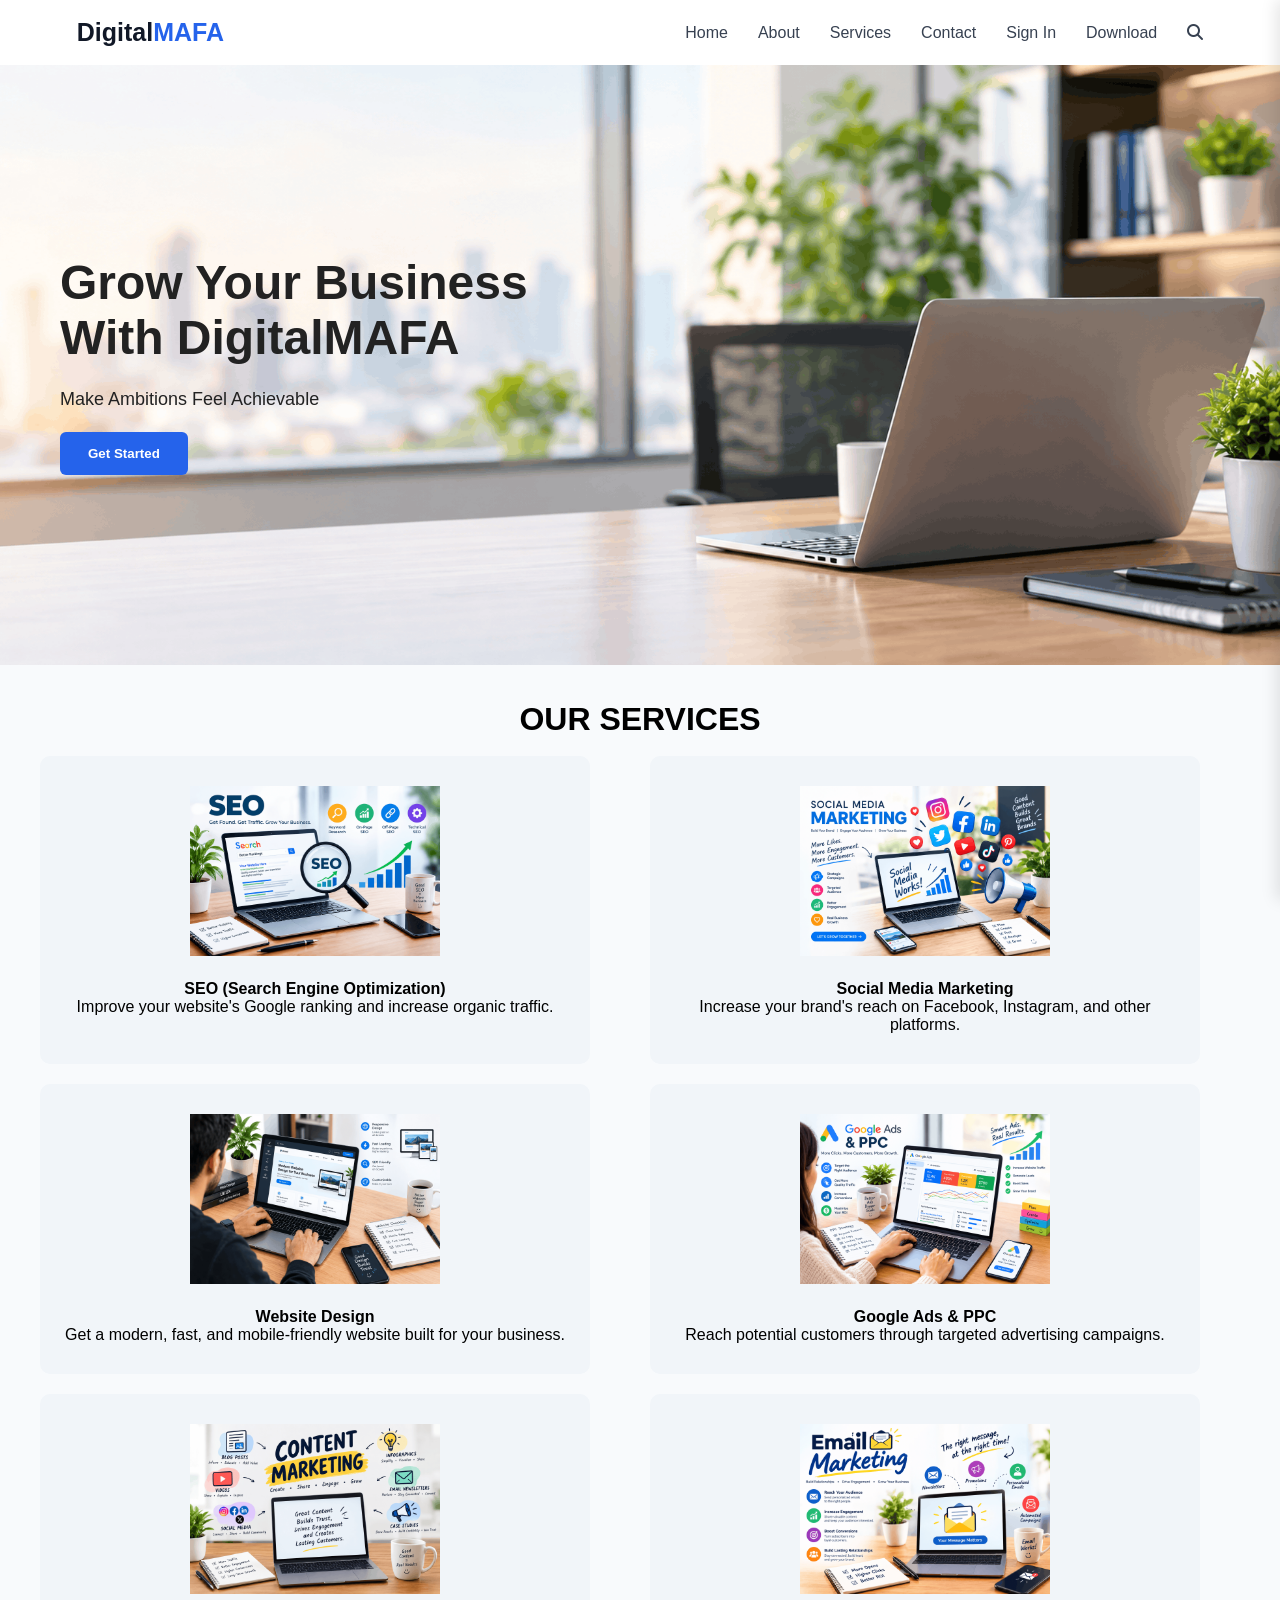
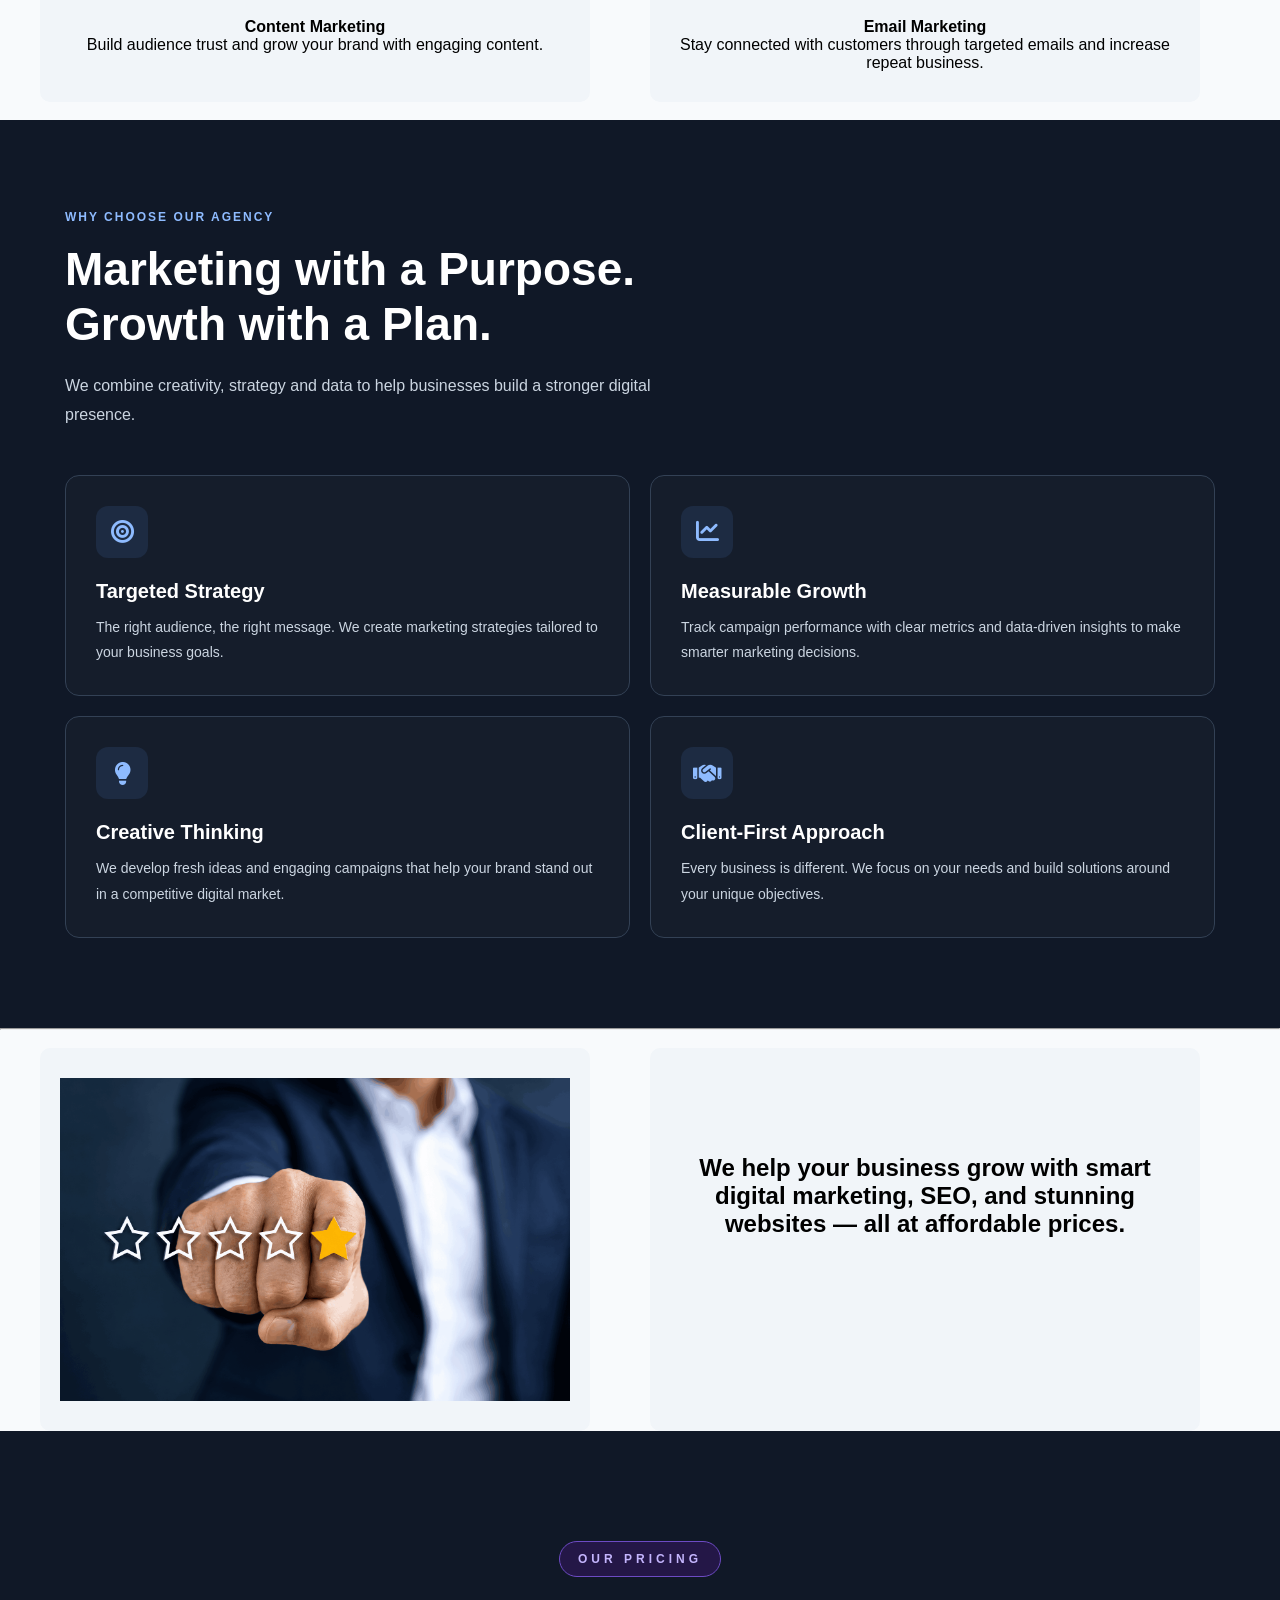
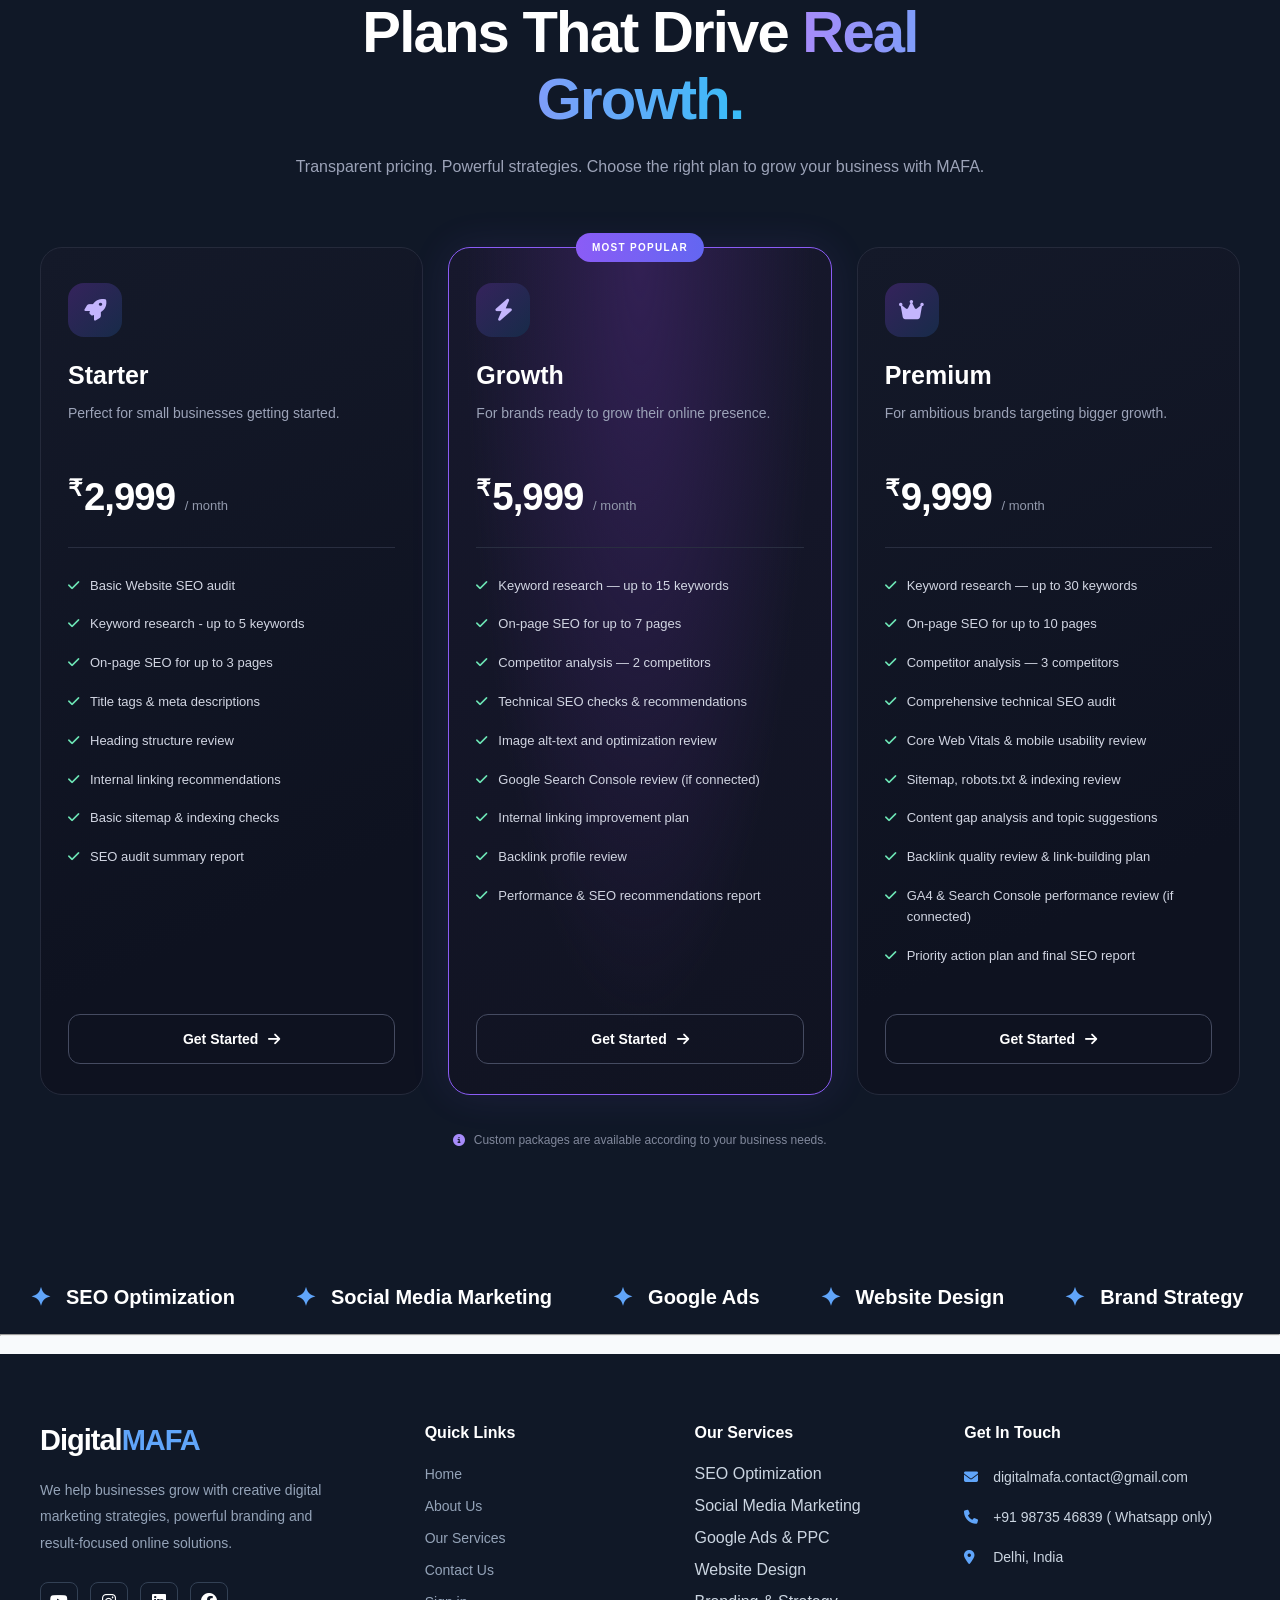
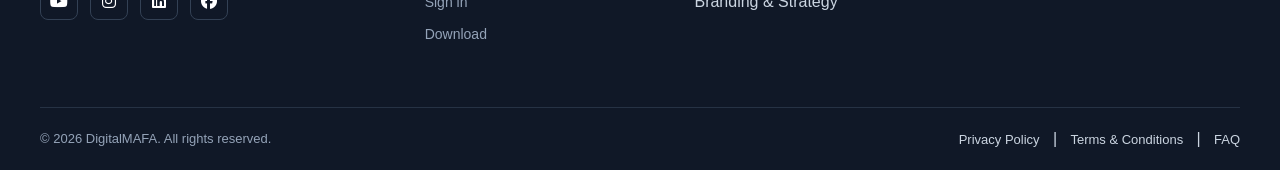
<file: index.html>
<!DOCTYPE html>
<html lang="en">
<head>
  <meta charset="UTF-8">
  <meta name="viewport" content="width=device-width, initial-scale=1.0">


<!--title & description-->
<title>DigitalMAFA – The Best Digital Services Platform to Grow Your Business</title>
<meta name="description" content="Grow your business with DigitalMAFA. Explore digital services, online solutions, creative solutions, business growth, online branding and digital marketing services.">


<script async src="https://pagead2.googlesyndication.com/pagead/js/adsbygoogle.js?client=ca-pub-8954679280643661"
     crossorigin="anonymous"></script>

<!-- Google tag (gtag.js) -->
<script async src="https://www.googletagmanager.com/gtag/js?id=G-PG7W6HLJ6Y"></script>
<script>
  window.dataLayer = window.dataLayer || [];
  function gtag(){dataLayer.push(arguments);}
  gtag('js', new Date());

  gtag('config', 'G-PG7W6HLJ6Y');
</script>


<!-- Camonical -->
<link rel="canonical" href="https://digitalmafa.github.io/">

<!-- logo icon -->
<link rel="icon" href="images/20261020_102235.png" type="image/png">

<!-- Link Preview Image -->
<meta property="og:type" content="website">
<meta property="og:title" content="The Best Digital Services Platform to Grow Your Business | DigitalMAFA">
<meta property="og:description" content="Empowering businesses with smart digital solutions to boost online visibility, attract more customers, and achieve sustainable growth.">
<meta property="og:image" content="https://digitalmafa.github.io/images/WhatsApp Image 2026-10-20 at 11.10.28 AM.jpeg">
<meta property="og:url" content="https://digitalmafa.github.io/">
<meta property="og:site_name" content="DigitalMAFA">

<!-- X / Twitter Preview -->
<meta name="twitter:card" content="summary_large_image">
<meta name="twitter:title" content="The Best Digital Services Platform to Grow Your Business | DigitalMAFA">
<meta name="twitter:description" content="Empowering businesses with smart digital solutions to boost online visibility, attract more customers, and achieve sustainable growth.">
<meta name="twitter:image" content="https://digitalmafa.github.io/images/WhatsApp Image 2026-10-20 at 11.10.28 AM.jpeg">


<!--Schema markup-->
<script type="application/ld+json">
{
  "@context": "https://schema.org",
  "@graph": [
    {
      "@type": "Organization",
      "@id": "https://digitalmafa.github.io/#organization",
      "name": "DigitalMAFA",
      "url": "https://digitalmafa.github.io/",
      "description": "DigitalMAFA provides digital services to help businesses build their online presence and grow online.",
      "logo": {
        "@type": "ImageObject",
        "url": "https://digitalmafa.github.io/logo.png"
      }
    },
    {
      "@type": "WebSite",
      "@id": "https://digitalmafa.github.io/#website",
      "url": "https://digitalmafa.github.io/",
      "name": "DigitalMAFA",
      "publisher": {
        "@id": "https://digitalmafa.github.io/#organization"
      },
      "inLanguage": "en"
    },
    {
      "@type": "WebPage",
      "@id": "https://digitalmafa.github.io/#webpage",
      "url": "https://digitalmafa.github.io/",
      "name": "The Best Digital Services Platform to Grow Your Business | DigitalMAFA",
      "description": "Empowering businesses with smart digital solutions to boost online visibility, attract more customers, and achieve sustainable growth.",
      "isPartOf": {
        "@id": "https://digitalmafa.github.io/#website"
      },
      "about": {
        "@id": "https://digitalmafa.github.io/#organization"
      },
      "inLanguage": "en"
    }
  ]
}
</script>


<!--CSS Styles-->
<link href="css/novbar.css" rel="stylesheet">
<link href="css/hero.css" rel="stylesheet">
<link href="css/colum.css" rel="stylesheet">
<link href="css/premium-section.css" rel="stylesheet">
<link href="css/footer.css" rel="stylesheet">
<link href="css/scrolling-slide.css" rel="stylesheet">
<link href="css/price.css" rel="stylesheet">
<link href="css/only-desktop.css" rel="stylesheet">
<link href="css/carousel.css" rel="stylesheet">


  <!-- Bootstrap CSS -->
<link rel="stylesheet"
href="https://cdnjs.cloudflare.com/ajax/libs/font-awesome/6.7.2/css/all.min.css">


<link rel="stylesheet" href="https://cdn.jsdelivr.net/npm/bootstrap-icons@1.11.3/font/bootstrap-icons.min.css">
</head>

<body>

  <nav class="navbar">
    <div class="logo"><b>Digital</b><b style="color: #2563eb;">MAFA</b></div>

    <ul class="nav-links">
      <li><a href="index.html">Home</a></li>
      <li><a href="about.html">About</a></li>
      <li><a href="services.html">Services</a></li>
      <li><a href="contact.html">Contact</a></li>
      <li><a href="sign-in.html">Sign In</a></li>
      <li><a href="download.html">Download</a></li>
      <li><a href="search.html"><i class="fa-solid fa-magnifying-glass"></i></a></li>
      
    </ul>

    <button class="menu-btn"
      aria-label="Open menu"
      aria-controls="sidebar"
      aria-expanded="false"
      onclick="openMenu()">☰</button>
  </nav>

  <div class="overlay" id="overlay" onclick="closeMenu()"></div>

   <aside class="sidebar" id="sidebar" aria-label="Mobile navigation">
   
    <button class="close-btn"
      aria-label="Close menu"
      onclick="closeMenu()">×</button>

    <a href="index.html" onclick="closeMenu()"><i class="bi bi-house-door-fill"></i>  Home</a>
    <hr>
    <br>
    <a href="about.html" onclick="closeMenu()"><i class="bi bi-info-circle"></i> About</a>
    <a href="services.html" onclick="closeMenu()"><i class="bi bi-grid"></i> Services</a>
    <a href="contact.html" onclick="closeMenu()"><i class="bi bi-telephone"></i> Contact</a>
    <hr><br>
    <a href="sign-in.html" onclick="closeMenu()"><i class="bi bi-person-circle"></i> Account</a>
    <a href="download.html" onclick="closeMenu()"><i class="bi bi-download"></i> Download</a>
    <hr><br>
    <a href="faq.html" onclick="closeMenu()"><i class="bi bi-question-circle"></i> FAQ</a>
    <a href="privacy.html" onclick="closeMenu()"><i class="bi bi-shield-lock"></i> Privacy & Policy</a>
    <a href="terms.html" onclick="closeMenu()"><i class="bi bi-file-earmark-text"></i> Terms</a>
</aside>

  <!-- APP NOV -->
<nav class="app-bottom-nav">
    <a href="index.html" data-page="index.html">
        <i class="fa-solid fa-house"></i>
        <span>Home</span>
    </a>

    <a href="services.html" data-page="services.html">
        <i class="fa-solid fa-briefcase"></i>
        <span>Services</span>
    </a>

    <a href="search.html" class="search-btn">
    <i class="fas fa-search"></i>
    <span>Search</span>
</a>

    <a href="contact.html" data-page="contact.html">
        <i class="fa-solid fa-envelope"></i>
        <span>Contact</span>
    </a>

    <a href="sign-in.html" data-page="sign-in.html">
        <i class="fa-solid fa-user-circle"></i>
        <span>Account</span>
    </a>
</nav>


<section class="hero">
  <div class="hero-content">
    <h1>Grow Your Business With DigitalMAFA</h1>
    <p>Make Ambitions Feel Achievable</p><br>
     <a href="search.html"><button><b>Get Started</b></button></a>
  </div>
</section>





<br><br>

  <h1 style="text-align: center;"><b>OUR SERVICES</b></h1><br>
 
 <div class="container">



    <div class="column">
      <h2>
<img src="images/SEO Workspace Growth Strategy.png" width="250px" height="170px">
</h2><br>
      <p><b>SEO (Search Engine Optimization)</b></p>
      <p>Improve your website's Google ranking and increase organic traffic.</p>
    </div>

    <div class="column">
      <h2><img src="images/Social Media Marketing Growth Hub.png" width="250px" height="170px"></h2><br>
      <p><b>Social Media Marketing</b></p>
      <p>
Increase your brand's reach on Facebook, Instagram, and other platforms.</p>
    </div>

    <div class="column">
      <h2><img src="images/Modern Workspace for Web Design.png" width="250px" height="170px"></h2><br>
      <p><b>Website Design</b></p>
      <p>Get a modern, fast, and mobile-friendly website built for your business.</p>
    </div>
   
     <div class="column">
      <h2><img src="images/Google Ads PPC Growth Workspace.png" width="250px" height="170px"></h2><br>
      <p><b>Google Ads & PPC</b></p>
      <p>Reach potential customers through targeted advertising campaigns.</p>
    </div>

     <div class="column">
      <h2><img src="images/Content Marketing Workspace Infographic.png" width="250px" height="170px"></h2><br>
      <p><b>Content Marketing</b></p>
      <p>Build audience trust and grow your brand with engaging content.</p>
    </div>

     <div class="column">
      <h2><img src="images/Email Marketing_ Connect, Engage, Grow.png" width="250px" height="170px"></h2><br>
      <p><b>Email Marketing</b></p>
      <p>Stay connected with customers through targeted emails and increase repeat business.
</p>
    </div>

  </div>
<br>

<section class="why-section">
    <div class="why-container">

        <div class="section-label">
            WHY CHOOSE OUR AGENCY
        </div>

        <h2>
            Marketing with a Purpose.
            Growth with a Plan.
        </h2>

        <p class="section-description">
            We combine creativity, strategy and data to help
            businesses build a stronger digital presence.
        </p>

        <div class="why-grid">

            <!-- Card 1 -->
            <div class="why-card">
                <div class="why-icon">
                    <i class="fa-solid fa-bullseye"></i>
                </div>

                <h3>Targeted Strategy</h3>

                <p>
                    The right audience, the right message.
                    We create marketing strategies tailored
                    to your business goals.
                </p>
            </div>

            <!-- Card 2 -->
            <div class="why-card">
                <div class="why-icon">
                    <i class="fa-solid fa-chart-line"></i>
                </div>

                <h3>Measurable Growth</h3>

                <p>
                    Track campaign performance with clear
                    metrics and data-driven insights to
                    make smarter marketing decisions.
                </p>
            </div>

            <!-- Card 3 -->
            <div class="why-card">
                <div class="why-icon">
                    <i class="fa-solid fa-lightbulb"></i>
                </div>

                <h3>Creative Thinking</h3>

                <p>
                    We develop fresh ideas and engaging
                    campaigns that help your brand stand
                    out in a competitive digital market.
                </p>
            </div>

            <!-- Card 4 -->
            <div class="why-card">
                <div class="why-icon">
                    <i class="fa-solid fa-handshake"></i>
                </div>

                <h3>Client-First Approach</h3>

                <p>
                    Every business is different. We focus
                    on your needs and build solutions
                    around your unique objectives.
                </p>
            </div>

        </div>
    </div>
</section>

<hr><br>

 <div class="container">
   
        <div class="column">
    
<img src="images/geralt-feedback-3083100.png" width="100%" height="100%">

      
    </div>
 

    <div class="column" style="padding-top: 18%; padding-bottom: 20%; font-family: Verdana, Geneva, Tahoma, sans-serif;">
      <h2>
We help your business grow with smart digital marketing, SEO, and stunning websites — all at affordable prices.
</h2>
      
    </div> 
</div>






<!-- DIGITALMAFA PREMIUM PRICING -->
<section class="mafa-pricing" id="pricing">
  <div class="pricing-container">

    <div class="pricing-heading">
      <span class="pricing-label">OUR PRICING</span>

      <h2>
        Plans That Drive <span>Real Growth.</span>
      </h2>

      <p>
        Transparent pricing. Powerful strategies.
        Choose the right plan to grow your business with MAFA.
      </p>
    </div>

    <div class="pricing-grid">

      <!-- STARTER PLAN -->
      <div class="pricing-card">

        <div class="plan-icon">
          <i class="fa-solid fa-rocket"></i>
        </div>

        <h3>Starter</h3>

        <p class="plan-description">
          Perfect for small businesses getting started.
        </p>

        <div class="plan-price">
          <span class="currency">₹</span>2,999
          <span class="price-period">/ month</span>
        </div>

        <div class="plan-divider"></div>

        <ul class="plan-features">
          <li><i class="fa-solid fa-check"></i> Basic Website SEO audit</li>
          <li><i class="fa-solid fa-check"></i> Keyword research - up to 5 keywords</li>
          <li><i class="fa-solid fa-check"></i> On-page SEO for up to 3 pages</li>
          <li><i class="fa-solid fa-check"></i> Title tags & meta descriptions</li>
          <li><i class="fa-solid fa-check"></i> Heading structure review</li>
          <li><i class="fa-solid fa-check"></i> Internal linking recommendations</li>
          <li><i class="fa-solid fa-check"></i> Basic sitemap & indexing checks</li>
          <li><i class="fa-solid fa-check"></i> SEO audit summary report</li>
          
        </ul>

        
<a href="contact.html?plan=Basic%20SEO"
   class="plan-button"
   onclick="return selectPlan(
       event,
       'Basic SEO',
       '₹2,999 / project',
       '• Basic website SEO audit\n• Keyword research — up to 5 keywords\n• On-page SEO for up to 3 pages\n• Title tags & meta descriptions\n• Heading structure review\n• Internal linking recommendations\n• Basic sitemap & indexing checks\n• SEO audit summary report'
   )">
    Get Started <i class="fa-solid fa-arrow-right"></i>
</a>

</a>

      </div>

      <!-- GROWTH PLAN -->
      <div class="pricing-card popular">

        <div class="popular-badge">MOST POPULAR</div>

        <div class="plan-icon">
          <i class="fa-solid fa-bolt"></i>
        </div>

        <h3>Growth</h3>

        <p class="plan-description">
          For brands ready to grow their online presence.
        </p>

        <div class="plan-price">
          <span class="currency">₹</span>5,999
          <span class="price-period">/ month</span>
        </div>

        <div class="plan-divider"></div>

        <ul class="plan-features">
          <li><i class="fa-solid fa-check"></i> Keyword research — up to 15 keywords</li>
          <li><i class="fa-solid fa-check"></i> On-page SEO for up to 7 pages</li>
          <li><i class="fa-solid fa-check"></i> Competitor analysis — 2 competitors</li>
          <li><i class="fa-solid fa-check"></i> Technical SEO checks & recommendations</li>
          <li><i class="fa-solid fa-check"></i> Image alt-text and optimization review</li>
          <li><i class="fa-solid fa-check"></i> Google Search Console review (if connected)</li>
          <li><i class="fa-solid fa-check"></i> Internal linking improvement plan</li>
          <li><i class="fa-solid fa-check"></i> Backlink profile review</li>
          <li><i class="fa-solid fa-check"></i> Performance & SEO recommendations report</li>
      
        </ul>

       
<a href="contact.html?plan=Growth%20SEO"
   class="plan-button"
   onclick="return selectPlan(
       event,
       'Growth SEO',
       '₹5,999 / project',
       '• Everything in Basic SEO\n• Basic website SEO audit\n• Keyword research — up to 5 keywords\n• On-page SEO for up to 3 pages\n• Title tags & meta descriptions\n• Heading structure review\n• Internal linking recommendations\n• Basic sitemap & indexing checks\n• SEO audit summary report\n• Keyword research — up to 15 keywords\n• On-page SEO for up to 7 pages\n• Competitor analysis — 2 competitors\n• Technical SEO checks & recommendations\n• Image alt-text and optimization review\n• Google Search Console review (if connected)\n• Internal linking improvement plan\n• Backlink profile review\n• Performance & SEO recommendations report'
   )">
    Get Started <i class="fa-solid fa-arrow-right"></i>
</a>


      </div>

      <!-- PREMIUM PLAN -->
      <div class="pricing-card">

        <div class="plan-icon">
          <i class="fa-solid fa-crown"></i>
        </div>

        <h3>Premium</h3>

        <p class="plan-description">
          For ambitious brands targeting bigger growth.
        </p>

        <div class="plan-price">
          <span class="currency">₹</span>9,999
          <span class="price-period">/ month</span>
        </div>

        <div class="plan-divider"></div>

        <ul class="plan-features">
          <li><i class="fa-solid fa-check"></i> Keyword research — up to 30 keywords</li>
          <li><i class="fa-solid fa-check"></i>On-page SEO for up to 10 pages</li>
          <li><i class="fa-solid fa-check"></i> Competitor analysis — 3 competitors</li>
          <li><i class="fa-solid fa-check"></i> Comprehensive technical SEO audit</li>
          <li><i class="fa-solid fa-check"></i>Core Web Vitals & mobile usability review</li>
          <li><i class="fa-solid fa-check"></i> Sitemap, robots.txt & indexing review</li>
          <li><i class="fa-solid fa-check"></i> Content gap analysis and topic suggestions</li>
          <li><i class="fa-solid fa-check"></i>Backlink quality review & link-building plan</li>
          <li><i class="fa-solid fa-check"></i> GA4 & Search Console performance review (if connected)</li>
          <li><i class="fa-solid fa-check"></i>Priority action plan and final SEO report</li>
        </ul>


<a href="contact.html?plan=Premium%20SEO"
   class="plan-button"
   onclick="return selectPlan(
       event,
       'Premium SEO',
       '₹9,999 / project',
       '• Everything in Basic SEO\n• Basic website SEO audit\n• Keyword research — up to 5 keywords\n• On-page SEO for up to 3 pages\n• Title tags & meta descriptions\n• Heading structure review\n• Internal linking recommendations\n• Basic sitemap & indexing checks\n• SEO audit summary report\n• Everything in Growth SEO\n• Keyword research — up to 15 keywords\n• On-page SEO for up to 7 pages\n• Competitor analysis — 2 competitors\n• Technical SEO checks & recommendations\n• Image alt-text and optimization review\n• Google Search Console review (if connected)\n• Internal linking improvement plan\n• Backlink profile review\n• Performance & SEO recommendations report\n• Keyword research — up to 30 keywords\n• On-page SEO for up to 10 pages\n• Competitor analysis — 3 competitors\n• Comprehensive technical SEO audit\n• Core Web Vitals & mobile usability review\n• Sitemap, robots.txt & indexing review\n• Content gap analysis and topic suggestions\n• Backlink quality review & link-building plan\n• GA4 & Search Console performance review (if connected)\n• Priority action plan and final SEO report'
   )">
    Get Started <i class="fa-solid fa-arrow-right"></i>
</a>

      </div>

    </div>

    <p class="pricing-note">
      <i class="fa-solid fa-circle-info"></i>
      Custom packages are available according to your business needs.
    </p>

  </div>
</section>


<!-- DigitalMAFA Scrolling Slider -->
<section class="scroll-section">
    <div class="scroll-track">

        <div class="scroll-item">
            <span>✦</span> SEO Optimization
        </div>

        <div class="scroll-item">
            <span>✦</span> Social Media Marketing
        </div>

        <div class="scroll-item">
            <span>✦</span> Google Ads
        </div>

        <div class="scroll-item">
            <span>✦</span> Website Design
        </div>

        <div class="scroll-item">
            <span>✦</span> Brand Strategy
        </div>

        <div class="scroll-item">
            <span>✦</span> Content Marketing
        </div>

        <!-- Duplicate items for continuous scrolling -->
        <div class="scroll-item">
            <span>✦</span> SEO Optimization
        </div>

        <div class="scroll-item">
            <span>✦</span> Social Media Marketing
        </div>

        <div class="scroll-item">
            <span>✦</span> Google Ads
        </div>

        <div class="scroll-item">
            <span>✦</span> Website Design
        </div>

        <div class="scroll-item">
            <span>✦</span> Brand Strategy
        </div>

        <div class="scroll-item">
            <span>✦</span> Content Marketing
        </div>

    </div>
</section>
<hr>
<br>

<footer class="digitalmafa-footer">
    <div class="footer-container">

        <div class="footer-grid">

            <!-- Company Info -->
            <div class="footer-about">
                <div class="footer-logo">
                    Digital<span>MAFA</span>
                </div>

                <p>
                    We help businesses grow with creative digital
                    marketing strategies, powerful branding and
                    result-focused online solutions.
                </p>

              <div class="footer-socials">
                    <a href="https://www.youtube.com/@DigitalMAFA" aria-label="YouTube">
                        <i class="fa-brands fa-youtube"></i>
                    </a>

                     <a href="https://www.instagram.com/digitalmafa" aria-label="Instagram">
                        <i class="fa-brands fa-instagram"></i>
                    </a>

                    <a href="https://www.linkedin.com/in/digitalmafa" aria-label="Linkedin">
                        <i class="fa-brands fa-linkedin"></i>
                    </a>
                    
                     <a href="https://www.facebook.com/digitalmafa" aria-label="Linkedin">
                        <i class="fa-brands fa-facebook"></i>
                    </a>
              
                </div>
            </div>

            <!-- Quick Links -->
            <div class="footer-column">
                <h3>Quick Links</h3>
                <ul>
                    <li><a href="index.html">Home</a></li>
                    <li><a href="about.html">About Us</a></li>
                    <li><a href="services.html">Our Services</a></li>
                    <li><a href="contact.html">Contact Us</a></li>
                     <li><a href="sign-in.html">Sign in</a></li>
                     <li><a href="download.html">Download</a></li>
                </ul>
            </div>

            <!-- Services -->
            <div class="footer-column">
                <h3>Our Services</h3>
                <ul>
                    <li>SEO Optimization</a></li>
                    <li>Social Media Marketing</a></li>
                    <li>Google Ads & PPC</a></li>
                    <li>Website Design</a></li>
                    <li>Branding & Strategy</a></li>
                </ul>
            </div>

            <!-- Contact Info -->
            <div class="footer-column footer-contact">
                <h3>Get In Touch</h3>

                <p>
                    <i class="fa-solid fa-envelope"></i>
                    digitalmafa.contact@gmail.com
                </p>

                <p>
                    <i class="fa-solid fa-phone"></i>
                    +91 98735 46839 ( Whatsapp only)
                </p>

                <p>
                    <i class="fa-solid fa-location-dot"></i>
                    Delhi, India
                </p>
            </div>

        </div>

        <!-- Copyright -->
        <div class="footer-bottom">
            <p>
                &copy; <span id="footer-year"></span>
                DigitalMAFA. All rights reserved.
            </p>

            <div>
                <a href="privacy.html">Privacy Policy</a>
                &nbsp; | &nbsp;
                <a href="terms.html">Terms & Conditions</a>
                 &nbsp; | &nbsp;
                <a href="faq.html">FAQ</a>
            </div>
            
        </div>

    </div>
</footer>



<script>
function selectPlan(event, planName, price, features) {
    event.preventDefault();

    const params = new URLSearchParams({
        plan: planName,
        price: price,
        features: features
    });

    window.location.href = "contact.html?" + params.toString();

    return false;
}
</script>

<!--javascript-->
<script src="js/menu-bar.js"></script>
<script src="js/footer.js"></script>



  
</body>
</html>
</file>
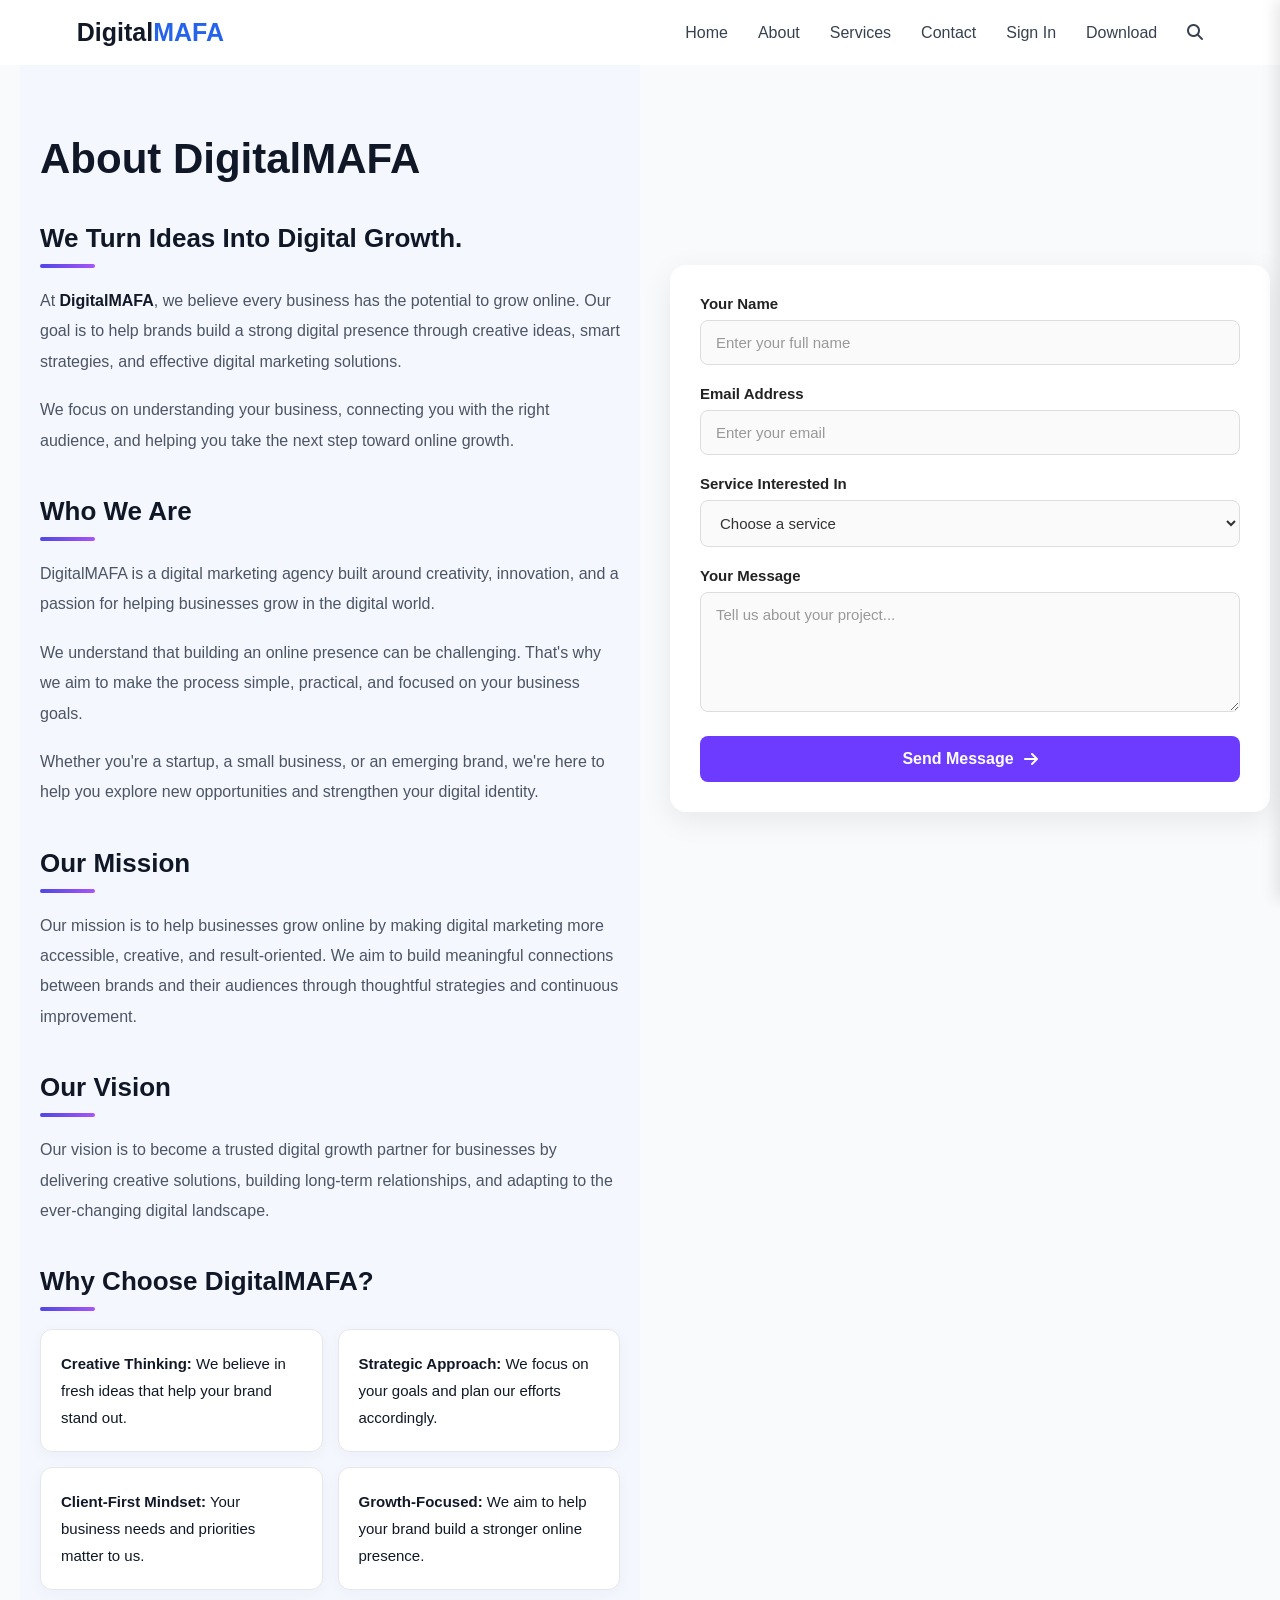
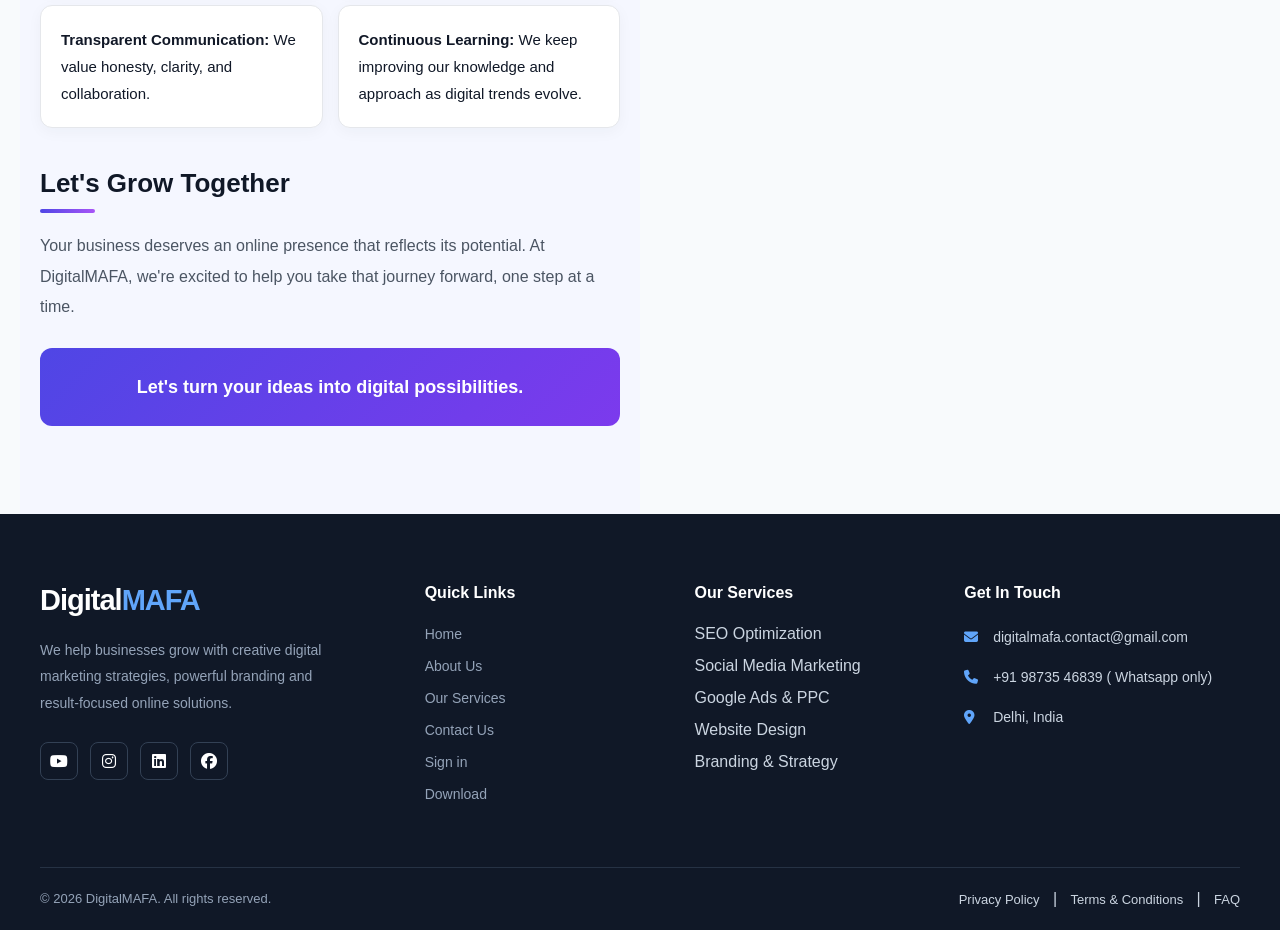
<file: about.html>
<!DOCTYPE html>
<html lang="en">
<head>
  <meta charset="UTF-8">
  <meta name="viewport" content="width=device-width, initial-scale=1.0">

<!--title & description-->
<title>About Us | DigitalMAFA – Your Digital Growth Partner</title>
<meta name="description" content="DigitalMAFA provides innovative digital services to help businesses build a strong online presence, reach more customers, and grow with confidence.">


<script async src="https://pagead2.googlesyndication.com/pagead/js/adsbygoogle.js?client=ca-pub-8954679280643661"
     crossorigin="anonymous"></script>
     
<!-- Google tag (gtag.js) -->
<script async src="https://www.googletagmanager.com/gtag/js?id=G-PG7W6HLJ6Y"></script>
<script>
  window.dataLayer = window.dataLayer || [];
  function gtag(){dataLayer.push(arguments);}
  gtag('js', new Date());

  gtag('config', 'G-PG7W6HLJ6Y');
</script>

<!-- Camonical -->
<link rel="canonical" href="https://digitalmafa.github.io/about.html">

<!-- logo icon -->
<link rel="icon" href="images/20261020_102235.png" type="image/png">


<!-- Link Preview Image -->
<meta property="og:type" content="website">
<meta property="og:title" content="About Us | DigitalMAFA – Your Digital Growth Partner">
<meta property="og:description" content="DigitalMAFA provides innovative digital services to help businesses build a strong online presence, reach more customers, and grow with confidence.">
<meta property="og:image" content="https://digitalmafa.github.io/images/WhatsApp Image 2026-10-20 at 11.10.28 AM.jpeg">
<meta property="og:url" content="https://digitalmafa.github.io/about.html">
<meta property="og:site_name" content="DigitalMAFA">

<!-- X / Twitter Preview -->
<meta name="twitter:card" content="summary_large_image">
<meta name="twitter:title" content="About Us | DigitalMAFA – Your Digital Growth Partner">
<meta name="twitter:description" content="DigitalMAFA provides innovative digital services to help businesses build a strong online presence, reach more customers, and grow with confidence.">
<meta name="twitter:image" content="https://digitalmafa.github.io/images/WhatsApp Image 2026-10-20 at 11.10.28 AM.jpeg">


<!--Schema markup-->
<script type="application/ld+json">
{
  "@context": "https://schema.org",
  "@type": "AboutPage",
  "@id": "https://digitalmafa.github.io/about.html#webpage",
  "url": "https://digitalmafa.github.io/about.html",
  "name": "About Us | DigitalMAFA – Your Digital Growth Partner",
  "description": "DigitalMAFA provides innovative digital services to help businesses build a strong online presence, reach more customers, and grow with confidence.",
  "isPartOf": {
    "@id": "https://digitalmafa.github.io/#website"
  },
  "about": {
    "@id": "https://digitalmafa.github.io/#organization"
  },
  "inLanguage": "en"
}
</script>


<!--CSS Styles-->
<link href="css/novbar.css" rel="stylesheet">
<link href="css/hero.css" rel="stylesheet">
<link href="css/about.css" rel="stylesheet">
<link href="css/footer.css" rel="stylesheet">
<link href="css/premium-section.css" rel="stylesheet">
<link href="css/only-desktop.css" rel="stylesheet">



 <!-- Bootstrap CSS -->
<link rel="stylesheet"
href="https://cdnjs.cloudflare.com/ajax/libs/font-awesome/6.7.2/css/all.min.css">

<link rel="stylesheet" href="https://cdn.jsdelivr.net/npm/bootstrap-icons@1.11.3/font/bootstrap-icons.min.css">
</head>

<body>

  <nav class="navbar">
    <div class="logo"><b>Digital</b><b style="color: #2563eb;">MAFA</b></div>

    <ul class="nav-links">
      <li><a href="index.html">Home</a></li>
      <li><a href="about.html">About</a></li>
      <li><a href="services.html">Services</a></li>
      <li><a href="contact.html">Contact</a></li>
      <li><a href="sign-in.html">Sign In</a></li>
      <li><a href="download.html">Download</a></li>
      <li><a href="search.html"><i class="fa-solid fa-magnifying-glass"></i></a></li>
      
    </ul>

    <button class="menu-btn"
      aria-label="Open menu"
      aria-controls="sidebar"
      aria-expanded="false"
      onclick="openMenu()">☰</button>
  </nav>

  <div class="overlay" id="overlay" onclick="closeMenu()"></div>

   <aside class="sidebar" id="sidebar" aria-label="Mobile navigation">
   
    <button class="close-btn"
      aria-label="Close menu"
      onclick="closeMenu()">×</button>

    <a href="index.html" onclick="closeMenu()"><i class="bi bi-house-door-fill"></i>  Home</a>
    <hr>
    <br>
    <a href="about.html" onclick="closeMenu()"><i class="bi bi-info-circle"></i> About</a>
    <a href="services.html" onclick="closeMenu()"><i class="bi bi-grid"></i> Services</a>
    <a href="contact.html" onclick="closeMenu()"><i class="bi bi-telephone"></i> Contact</a>
    <hr><br>
    <a href="sign-in.html" onclick="closeMenu()"><i class="bi bi-person-circle"></i> Account</a>
    <a href="download.html" onclick="closeMenu()"><i class="bi bi-download"></i> Download</a>
    <hr><br>
    <a href="faq.html" onclick="closeMenu()"><i class="bi bi-question-circle"></i> FAQ</a>
    <a href="privacy.html" onclick="closeMenu()"><i class="bi bi-shield-lock"></i> Privacy & Policy</a>
    <a href="terms.html" onclick="closeMenu()"><i class="bi bi-file-earmark-text"></i> Terms</a>
</aside>



  <!-- APP NOV -->
<nav class="app-bottom-nav">
    <a href="index.html" data-page="index.html">
        <i class="fa-solid fa-house"></i>
        <span>Home</span>
    </a>

    <a href="services.html" data-page="services.html">
        <i class="fa-solid fa-briefcase"></i>
        <span>Services</span>
    </a>

    <a href="search.html" class="search-btn">
    <i class="fas fa-search"></i>
    <span>Search</span>
</a>

    <a href="contact.html" data-page="contact.html">
        <i class="fa-solid fa-envelope"></i>
        <span>Contact</span>
    </a>

    <a href="sign-in.html" data-page="sign-in.html">
        <i class="fa-solid fa-user-circle"></i>
        <span>Account</span>
    </a>
</nav>


  <div class="container">
<div class="colum">
<section class="about-content">

    <div class="about-container">

        <h1>About DigitalMAFA</h1>

        <h2>We Turn Ideas Into Digital Growth.</h2>

        <p>
            At <strong>DigitalMAFA</strong>, we believe every business has
            the potential to grow online. Our goal is to help brands build
            a strong digital presence through creative ideas, smart
            strategies, and effective digital marketing solutions.
        </p>

        <p>
            We focus on understanding your business, connecting you with
            the right audience, and helping you take the next step toward
            online growth.
        </p>

        <h2>Who We Are</h2>

        <p>
            DigitalMAFA is a digital marketing agency built around
            creativity, innovation, and a passion for helping businesses
            grow in the digital world.
        </p>

        <p>
            We understand that building an online presence can be
            challenging. That's why we aim to make the process simple,
            practical, and focused on your business goals.
        </p>

        <p>
            Whether you're a startup, a small business, or an emerging
            brand, we're here to help you explore new opportunities and
            strengthen your digital identity.
        </p>

        <h2>Our Mission</h2>

        <p>
            Our mission is to help businesses grow online by making
            digital marketing more accessible, creative, and
            result-oriented. We aim to build meaningful connections
            between brands and their audiences through thoughtful
            strategies and continuous improvement.
        </p>

        <h2>Our Vision</h2>

        <p>
            Our vision is to become a trusted digital growth partner
            for businesses by delivering creative solutions, building
            long-term relationships, and adapting to the ever-changing
            digital landscape.
        </p>


        <h2>Why Choose DigitalMAFA?</h2>

        <ul>
            <li>
                <strong>Creative Thinking:</strong>
                We believe in fresh ideas that help your brand stand out.
            </li>

            <li>
                <strong>Strategic Approach:</strong>
                We focus on your goals and plan our efforts accordingly.
            </li>

            <li>
                <strong>Client-First Mindset:</strong>
                Your business needs and priorities matter to us.
            </li>

            <li>
                <strong>Growth-Focused:</strong>
                We aim to help your brand build a stronger online presence.
            </li>

            <li>
                <strong>Transparent Communication:</strong>
                We value honesty, clarity, and collaboration.
            </li>

            <li>
                <strong>Continuous Learning:</strong>
                We keep improving our knowledge and approach as digital
                trends evolve.
            </li>
        </ul>



        <h2>Let's Grow Together</h2>

        <p>
            Your business deserves an online presence that reflects its
            potential. At DigitalMAFA, we're excited to help you take
            that journey forward, one step at a time.
        </p>

        <p>
            <strong>
                Let's turn your ideas into digital possibilities.
            </strong>
        </p>



    </div>
</section>
</div>
<div class="desktop-only">
    <div class="colum">

<form
    class="about-contact-form"
    id="about-whatsapp-form"
    action="https://silentforms.com/api/submit"
    method="POST"
>
    <input
        type="hidden"
        name="accessKey"
        value="6dd03407e09776d25717aa29e6ada48fbe09647dc3ae27fb26e0ef2d5492aaf8"
    >

    <input
        type="hidden"
        name="subject"
        value="New DigitalMAFA About Page Inquiry"
    >

    <!-- Honeypot spam protection -->
    <input
        type="checkbox"
        name="botcheck"
        style="display:none;"
        tabindex="-1"
        autocomplete="off"
    >

    <div class="about-form-group">
        <label for="about-name">Your Name</label>
        <input
            type="text"
            id="about-name"
            name="name"
            placeholder="Enter your full name"
            required
        >
    </div>

    <div class="about-form-group">
        <label for="about-email">Email Address</label>
        <input
            type="email"
            id="about-email"
            name="email"
            placeholder="Enter your email"
            required
        >
    </div>

    <div class="about-form-group">
        <label for="about-service">Service Interested In</label>
        <select id="about-service" name="service" required>
            <option value="" disabled selected>Choose a service</option>
            <option value="Digital Marketing">Digital Marketing</option>
            <option value="Social Media Marketing">Social Media Marketing</option>
            <option value="Website Development">Website Development</option>
            <option value="SEO">SEO Optimization</option>
            <option value="Content Strategy">Content Strategy</option>
            <option value="Other">Other</option>
        </select>
    </div>

    <div class="about-form-group">
        <label for="about-message">Your Message</label>
        <textarea
            id="about-message"
            name="message"
            rows="5"
            placeholder="Tell us about your project..."
            required
        ></textarea>
    </div>

    <button type="submit" class="about-form-submit">
        Send Message <i class="fa-solid fa-arrow-right"></i>
    </button>

</form>




<script>
document.getElementById("about-whatsapp-form")
.addEventListener("submit", async function(event) {
    event.preventDefault();

    const form = this;

    if (!form.reportValidity()) return;

    const button = form.querySelector('button[type="submit"]');
    const originalText = button.innerHTML;

    button.disabled = true;
    button.textContent = "Sending...";

    try {
        const response = await fetch(
            "https://silentforms.com/api/submit",
            {
                method: "POST",
                body: new FormData(form),
                headers: {
                    Accept: "application/json"
                }
            }
        );

        const result = await response.json();
        console.log("SilentForms response:", result);

        if (response.ok && String(result.success) === "true") {
            alert("Your message has been sent successfully!");
            form.reset();
        } else {
            alert("Submission failed: " + (result.message || "Please try again."));
        }
    } catch (error) {
        alert("Network error. Please check your internet and try again.");
    } finally {
        button.disabled = false;
        button.innerHTML = originalText;
    }
});
</script>



</div>
</div>
  </div>


<footer class="digitalmafa-footer">
    <div class="footer-container">

        <div class="footer-grid">

            <!-- Company Info -->
            <div class="footer-about">
                <div class="footer-logo">
                    Digital<span>MAFA</span>
                </div>

                <p>
                    We help businesses grow with creative digital
                    marketing strategies, powerful branding and
                    result-focused online solutions.
                </p>

              <div class="footer-socials">
                    <a href="https://www.youtube.com/@DigitalMAFA" aria-label="YouTube">
                        <i class="fa-brands fa-youtube"></i>
                    </a>

                     <a href="https://www.instagram.com/digitalmafa" aria-label="Instagram">
                        <i class="fa-brands fa-instagram"></i>
                    </a>

                    <a href="https://www.linkedin.com/in/digitalmafa" aria-label="Linkedin">
                        <i class="fa-brands fa-linkedin"></i>
                    </a>
                    
                     <a href="https://www.facebook.com/digitalmafa" aria-label="Linkedin">
                        <i class="fa-brands fa-facebook"></i>
                    </a>
              
                </div>
            </div>

            <!-- Quick Links -->
            <div class="footer-column">
                <h3>Quick Links</h3>
                <ul>
                    <li><a href="index.html">Home</a></li>
                    <li><a href="about.html">About Us</a></li>
                    <li><a href="services.html">Our Services</a></li>
                    <li><a href="contact.html">Contact Us</a></li>
                     <li><a href="sign-in.html">Sign in</a></li>
                     <li><a href="download.html">Download</a></li>
                </ul>
            </div>

            <!-- Services -->
            <div class="footer-column">
                <h3>Our Services</h3>
                <ul>
                    <li>SEO Optimization</a></li>
                    <li>Social Media Marketing</a></li>
                    <li>Google Ads & PPC</a></li>
                    <li>Website Design</a></li>
                    <li>Branding & Strategy</a></li>
                </ul>
            </div>

            <!-- Contact Info -->
            <div class="footer-column footer-contact">
                <h3>Get In Touch</h3>

                <p>
                    <i class="fa-solid fa-envelope"></i>
                    digitalmafa.contact@gmail.com
                </p>

                <p>
                    <i class="fa-solid fa-phone"></i>
                    +91 98735 46839 ( Whatsapp only)
                </p>

                <p>
                    <i class="fa-solid fa-location-dot"></i>
                    Delhi, India
                </p>
            </div>

        </div>

        <!-- Copyright -->
        <div class="footer-bottom">
            <p>
                &copy; <span id="footer-year"></span>
                DigitalMAFA. All rights reserved.
            </p>

            <div>
                <a href="privacy.html">Privacy Policy</a>
                &nbsp; | &nbsp;
                <a href="terms.html">Terms & Conditions</a>
                 &nbsp; | &nbsp;
                <a href="faq.html">FAQ</a>
            </div>
            
        </div>

    </div>
</footer>

<script src="js/footer.js"></script>
<script src="js/menu-bar.js"></script>

</body>
</html>
</file>
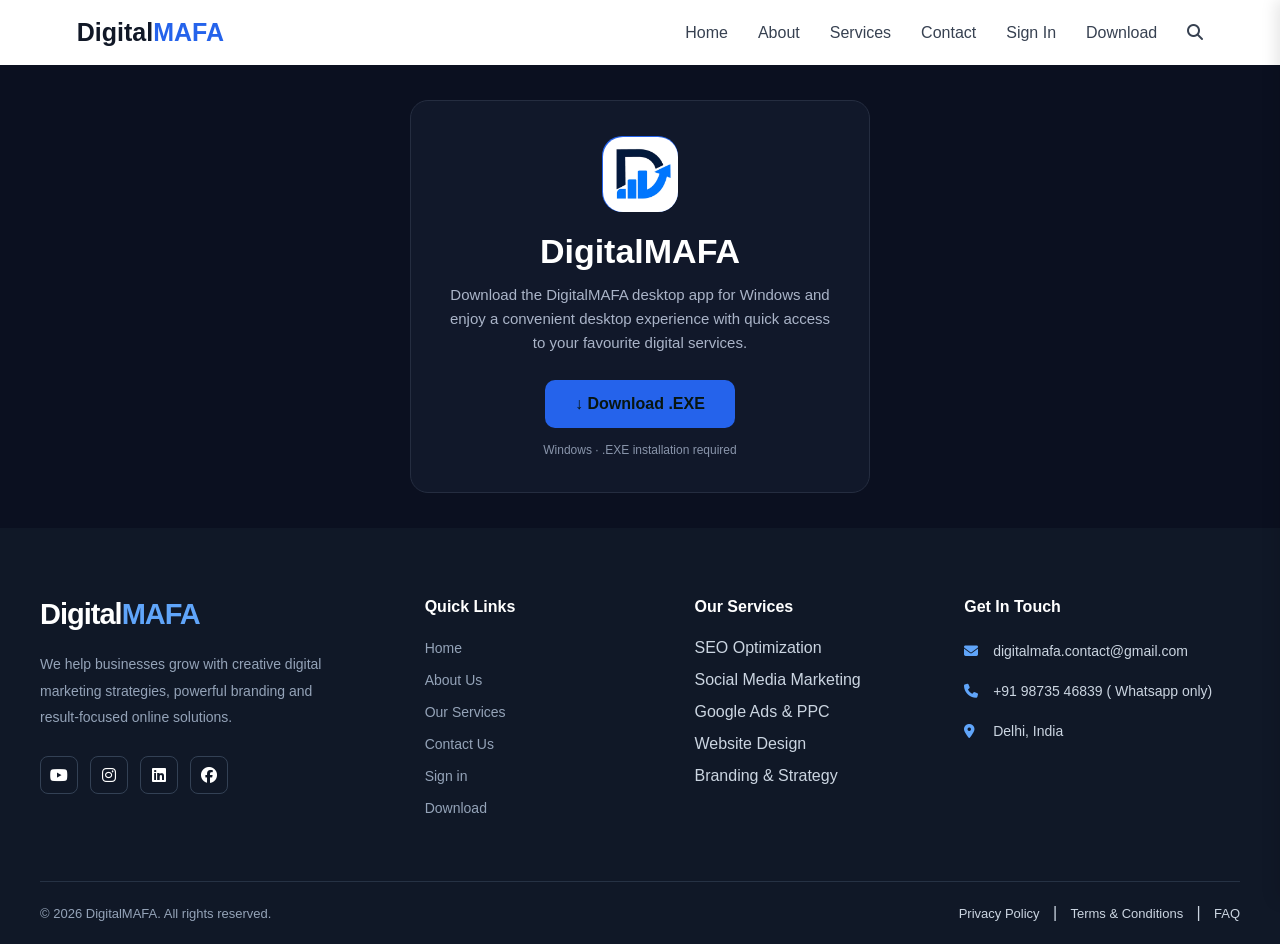
<file: download.html>
<!DOCTYPE html>
<html lang="en">
<head>
  <meta charset="UTF-8">
  <meta name="viewport" content="width=device-width, initial-scale=1.0">

<!--title & description-->
<title>Download | DigitalMAFA </title>
<meta name="description" content="Get the DigitalMAFA app and enjoy a smooth, convenient experience with quick access to your favourite digital services.">

<script async src="https://pagead2.googlesyndication.com/pagead/js/adsbygoogle.js?client=ca-pub-8954679280643661"
     crossorigin="anonymous"></script>

<!-- Google tag (gtag.js) -->
<script async src="https://www.googletagmanager.com/gtag/js?id=G-PG7W6HLJ6Y"></script>
<script>
  window.dataLayer = window.dataLayer || [];
  function gtag(){dataLayer.push(arguments);}
  gtag('js', new Date());

  gtag('config', 'G-PG7W6HLJ6Y');
</script>

<!-- Camonical -->
<link rel="canonical" href="https://digitalmafa.github.io/download.html">

<!-- logo icon -->
<link rel="icon" href="images/20261020_102235.png" type="image/png">


<!-- Link Preview Image -->
<meta property="og:type" content="website">
<meta property="og:title" content="Download | DigitalMAFA">
<meta property="og:description" content="Get the DigitalMAFA app and enjoy a smooth, convenient experience with quick access to your favourite digital services.">
<meta property="og:image" content="https://digitalmafa.github.io/images/WhatsApp Image 2026-10-20 at 11.10.28 AM.jpeg">
<meta property="og:url" content="https://digitalmafa.github.io/download.html">
<meta property="og:site_name" content="DigitalMAFA">

<!-- X / Twitter Preview -->
<meta name="twitter:card" content="summary_large_image">
<meta name="twitter:title" content="Download | DigitalMAFA">
<meta name="twitter:description" content="Get the DigitalMAFA app and enjoy a smooth, convenient experience with quick access to your favourite digital services.">
<meta name="twitter:image" content="https://digitalmafa.github.io/images/WhatsApp Image 2026-10-20 at 11.10.28 AM.jpeg">


<!--Schema markup-->
<script type="application/ld+json">
{
  "@context": "https://schema.org",
  "@type": "AboutPage",
  "@id": "https://digitalmafa.github.io/download.html#webpage",
  "url": "https://digitalmafa.github.io/download.html",
  "name": "Download | DigitalMAFA",
  "description": "Get the DigitalMAFA app and enjoy a smooth, convenient experience with quick access to your favourite digital services.",
  "isPartOf": {
    "@id": "https://digitalmafa.github.io/#website"
  },
  "about": {
    "@id": "https://digitalmafa.github.io/#organization"
  },
  "inLanguage": "en"
}
</script>


<!--CSS Styles-->
<link href="css/novbar.css" rel="stylesheet">


<link href="css/footer.css" rel="stylesheet">

<link href="css/only-desktop.css" rel="stylesheet">
<link href="css/download.css" rel="stylesheet">
<link href="css/only-mobile.css" rel="stylesheet">


 <!-- Bootstrap CSS -->
<link rel="stylesheet"
href="https://cdnjs.cloudflare.com/ajax/libs/font-awesome/6.7.2/css/all.min.css">
<link rel="stylesheet" href="https://cdn.jsdelivr.net/npm/bootstrap-icons@1.11.3/font/bootstrap-icons.min.css">
</head>

<body>

  <nav class="navbar">
    <div class="logo"><b>Digital</b><b style="color: #2563eb;">MAFA</b></div>

    <ul class="nav-links">
      <li><a href="index.html">Home</a></li>
      <li><a href="about.html">About</a></li>
      <li><a href="services.html">Services</a></li>
      <li><a href="contact.html">Contact</a></li>
      <li><a href="sign-in.html">Sign In</a></li>
      <li><a href="download.html">Download</a></li>
      <li><a href="search.html"><i class="fa-solid fa-magnifying-glass"></i></a></li>
      
    </ul>

    <button class="menu-btn"
      aria-label="Open menu"
      aria-controls="sidebar"
      aria-expanded="false"
      onclick="openMenu()">☰</button>
  </nav>

  <div class="overlay" id="overlay" onclick="closeMenu()"></div>

   <aside class="sidebar" id="sidebar" aria-label="Mobile navigation">
   
    <button class="close-btn"
      aria-label="Close menu"
      onclick="closeMenu()">×</button>

    <a href="index.html" onclick="closeMenu()"><i class="bi bi-house-door-fill"></i>  Home</a>
    <hr>
    <br>
    <a href="about.html" onclick="closeMenu()"><i class="bi bi-info-circle"></i> About</a>
    <a href="services.html" onclick="closeMenu()"><i class="bi bi-grid"></i> Services</a>
    <a href="contact.html" onclick="closeMenu()"><i class="bi bi-telephone"></i> Contact</a>
    <hr><br>
    <a href="sign-in.html" onclick="closeMenu()"><i class="bi bi-person-circle"></i> Account</a>
    <a href="download.html" onclick="closeMenu()"><i class="bi bi-download"></i> Download</a>
    <hr><br>
    <a href="faq.html" onclick="closeMenu()"><i class="bi bi-question-circle"></i> FAQ</a>
    <a href="privacy.html" onclick="closeMenu()"><i class="bi bi-shield-lock"></i> Privacy & Policy</a>
    <a href="terms.html" onclick="closeMenu()"><i class="bi bi-file-earmark-text"></i> Terms</a>
</aside>

    <!-- APP NOV -->
<nav class="app-bottom-nav">
    <a href="index.html" data-page="index.html">
        <i class="fa-solid fa-house"></i>
        <span>Home</span>
    </a>

    <a href="services.html" data-page="services.html">
        <i class="fa-solid fa-briefcase"></i>
        <span>Services</span>
    </a>

    <a href="search.html" class="search-btn">
    <i class="fas fa-search"></i>
    <span>Search</span>
</a>

    <a href="contact.html" data-page="contact.html">
        <i class="fa-solid fa-envelope"></i>
        <span>Contact</span>
    </a>

    <a href="sign-in.html" data-page="sign-in.html">
        <i class="fa-solid fa-user-circle"></i>
        <span>Account</span>
    </a>
</nav>
</head>


 <div class="mobile-only">
  <br><br><br><br>
  <main>
    <section class="download-card">
      <div class="app-icon"><img src="images/Logo.ico" width="70px" height="70px" style="border-radius: 20px;"></div>

      <h1>DigitalMAFA</h1>

      <p class="description">
        Download the DigitalMAFA Android app and access
        your digital services with ease.
      </p>

      <a
        class="download-btn"
        href="https://github.com/digitalmafa/digitalmafa.github.io/releases/download/v.1.0.0/DigitalMAFA.apk"
        download
      >
        ↓ Download APK
      </a>

      <p class="note">
        Android app · APK installation required
      </p>
    </section>
  </main>
  <br><br><br><br>
</div>

  <div class="desktop-only">
    <main>
    <section class="download-card">
      <div class="app-icon"><img src="images/Logo.ico" width="75px" height="75px" style="border-radius: 20px;"></div>

      <h1>DigitalMAFA</h1>

      <p class="description">
  Download the DigitalMAFA desktop app for Windows and enjoy
  a convenient desktop experience with quick access to your
  favourite digital services.
</p>

      <a
        class="download-btn"
        href="https://github.com/digitalmafa/digitalmafa.github.io/releases/download/v1.0.0/DigitalMAFA.exe"
        download
      >
        ↓ Download .EXE
      </a>

      <p class="note">
        Windows · .EXE installation required
      </p>
    </section>
  </main>
  </div>




<footer class="digitalmafa-footer">
    <div class="footer-container">

        <div class="footer-grid">

            <!-- Company Info -->
            <div class="footer-about">
                <div class="footer-logo">
                    Digital<span>MAFA</span>
                </div>

                <p>
                    We help businesses grow with creative digital
                    marketing strategies, powerful branding and
                    result-focused online solutions.
                </p>

              <div class="footer-socials">
                    <a href="https://www.youtube.com/@DigitalMAFA" aria-label="YouTube">
                        <i class="fa-brands fa-youtube"></i>
                    </a>

                     <a href="https://www.instagram.com/digitalmafa" aria-label="Instagram">
                        <i class="fa-brands fa-instagram"></i>
                    </a>

                    <a href="https://www.linkedin.com/in/digitalmafa" aria-label="Linkedin">
                        <i class="fa-brands fa-linkedin"></i>
                    </a>
                    
                     <a href="https://www.facebook.com/digitalmafa" aria-label="Linkedin">
                        <i class="fa-brands fa-facebook"></i>
                    </a>
              
                </div>
            </div>

            <!-- Quick Links -->
            <div class="footer-column">
                <h3>Quick Links</h3>
                <ul>
                    <li><a href="index.html">Home</a></li>
                    <li><a href="about.html">About Us</a></li>
                    <li><a href="services.html">Our Services</a></li>
                    <li><a href="contact.html">Contact Us</a></li>
                     <li><a href="sign-in.html">Sign in</a></li>
                     <li><a href="download.html">Download</a></li>
                </ul>
            </div>

            <!-- Services -->
            <div class="footer-column">
                <h3>Our Services</h3>
                <ul>
                    <li>SEO Optimization</a></li>
                    <li>Social Media Marketing</a></li>
                    <li>Google Ads & PPC</a></li>
                    <li>Website Design</a></li>
                    <li>Branding & Strategy</a></li>
                </ul>
            </div>

            <!-- Contact Info -->
            <div class="footer-column footer-contact">
                <h3>Get In Touch</h3>

                <p>
                    <i class="fa-solid fa-envelope"></i>
                    digitalmafa.contact@gmail.com
                </p>

                <p>
                    <i class="fa-solid fa-phone"></i>
                    +91 98735 46839 ( Whatsapp only)
                </p>

                <p>
                    <i class="fa-solid fa-location-dot"></i>
                    Delhi, India
                </p>
            </div>

        </div>

        <!-- Copyright -->
        <div class="footer-bottom">
            <p>
                &copy; <span id="footer-year"></span>
                DigitalMAFA. All rights reserved.
            </p>

            <div>
                <a href="privacy.html">Privacy Policy</a>
                &nbsp; | &nbsp;
                <a href="terms.html">Terms & Conditions</a>
                 &nbsp; | &nbsp;
                <a href="faq.html">FAQ</a>
            </div>
            
        </div>

    </div>
</footer>
 
<script src="js/footer.js"></script>
<script src="js/menu-bar.js"></script> 
</body>
</html>
</file>
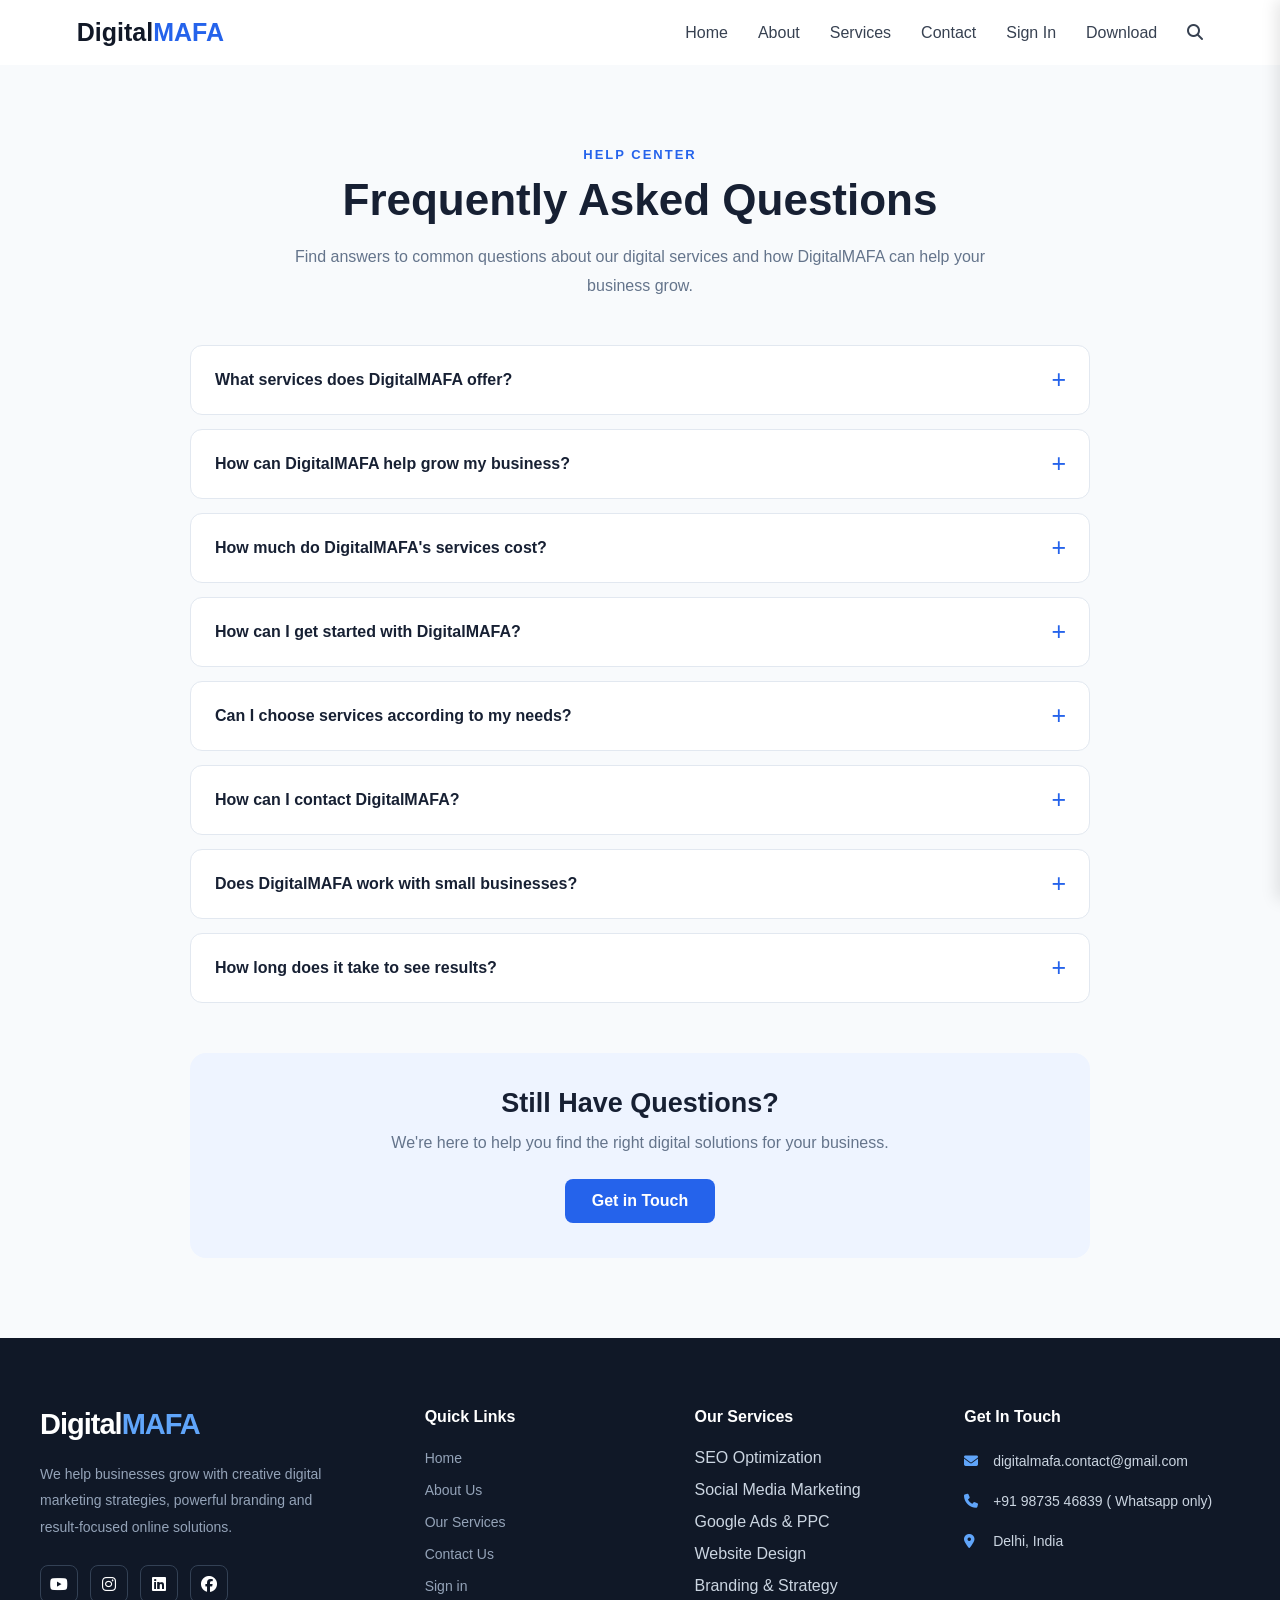
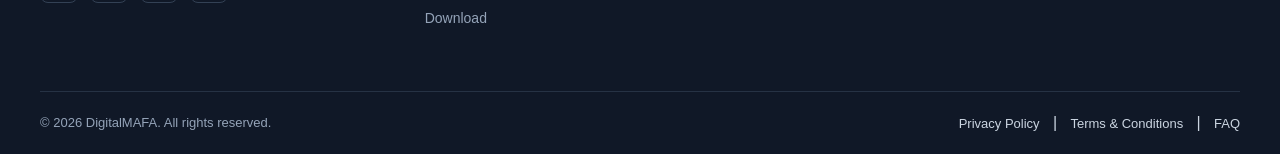
<file: faq.html>
<!DOCTYPE html>
<html lang="en">
<head>
  <meta charset="UTF-8">
  <meta name="viewport" content="width=device-width, initial-scale=1.0">

  <title>Frequently Asked Questions | DigitalMAFA</title>
  <meta name="description" content="Find answers to common questions about DigitalMAFA's digital services, pricing, project process, and how to get started.">

<script async src="https://pagead2.googlesyndication.com/pagead/js/adsbygoogle.js?client=ca-pub-8954679280643661"
     crossorigin="anonymous"></script>

  <!-- Google tag (gtag.js) -->
<script async src="https://www.googletagmanager.com/gtag/js?id=G-PG7W6HLJ6Y"></script>
<script>
  window.dataLayer = window.dataLayer || [];
  function gtag(){dataLayer.push(arguments);}
  gtag('js', new Date());

  gtag('config', 'G-PG7W6HLJ6Y');
</script>


<link rel="stylesheet" href="css/faq.css">


<!-- Camonical -->
<link rel="canonical" href="https://digitalmafa.github.io/faq.html">

  <!-- logo icon -->
<link rel="icon" href="images/20261020_102235.png" type="image/png">



<!-- Link Preview Image -->
<meta property="og:type" content="website">
<meta property="og:title" content="Frequently Asked Questions | DigitalMAFA">
<meta property="og:description" content="Find answers to common questions about DigitalMAFA's digital services, pricing, project process, and how to get started.">
<meta property="og:image" content="https://digitalmafa.github.io/images/WhatsApp Image 2026-10-20 at 11.10.28 AM.jpeg">
<meta property="og:url" content="https://digitalmafa.github.io/faq.html">
<meta property="og:site_name" content="DigitalMAFA">

<!-- X / Twitter Preview -->
<meta name="twitter:card" content="summary_large_image">
<meta name="twitter:title" content="Frequently Asked Questions | DigitalMAFA">
<meta name="twitter:description" content="Find answers to common questions about DigitalMAFA's digital services, pricing, project process, and how to get started.">
<meta name="twitter:image" content="https://digitalmafa.github.io/images/WhatsApp Image 2026-10-20 at 11.10.28 AM.jpeg">

<!--CSS Styles-->
<link href="css/novbar.css" rel="stylesheet">
<link href="css/footer.css" rel="stylesheet">


<!--schema markup FAQ-->
<script type="application/ld+json">
{
  "@context": "https://schema.org",
  "@type": "FAQPage",
  "mainEntity": [
    {
      "@type": "Question",
      "name": "What services does DigitalMAFA offer?",
      "acceptedAnswer": {
        "@type": "Answer",
        "text": "DigitalMAFA offers digital services designed to help businesses build their online presence, reach more customers, and grow online."
      }
    },
    {
      "@type": "Question",
      "name": "How can DigitalMAFA help grow my business?",
      "acceptedAnswer": {
        "@type": "Answer",
        "text": "DigitalMAFA helps businesses improve their online presence and reach potential customers through suitable digital solutions."
      }
    },
    {
      "@type": "Question",
      "name": "How much do DigitalMAFA's services cost?",
      "acceptedAnswer": {
        "@type": "Answer",
        "text": "DigitalMAFA offers different pricing plans based on the services and requirements of your business. Please visit our website or contact us for details."
      }
    },
    {
      "@type": "Question",
      "name": "How can I get started with DigitalMAFA?",
      "acceptedAnswer": {
        "@type": "Answer",
        "text": "You can get started by visiting our contact page and sharing your business requirements with DigitalMAFA."
      }
    },
    {
      "@type": "Question",
      "name": "Can I choose services according to my needs?",
      "acceptedAnswer": {
        "@type": "Answer",
        "text": "Yes, you can contact DigitalMAFA to discuss your business goals and identify suitable services."
      }
    },
    {
      "@type": "Question",
      "name": "How can I contact DigitalMAFA?",
      "acceptedAnswer": {
        "@type": "Answer",
        "text": "You can contact DigitalMAFA through the contact page at https://digitalmafa.github.io/contact.html."
      }
    },
    {
      "@type": "Question",
      "name": "Does DigitalMAFA work with small businesses?",
      "acceptedAnswer": {
        "@type": "Answer",
        "text": "DigitalMAFA aims to help businesses strengthen their online presence with digital solutions suited to their needs."
      }
    },
    {
      "@type": "Question",
      "name": "How long does it take to see results?",
      "acceptedAnswer": {
        "@type": "Answer",
        "text": "The time required to see results depends on the services selected, business goals, competition, and implementation."
      }
    }
  ]
}
</script>

 <!-- Bootstrap CSS -->
<link rel="stylesheet"
href="https://cdnjs.cloudflare.com/ajax/libs/font-awesome/6.7.2/css/all.min.css">
<link rel="stylesheet" href="https://cdn.jsdelivr.net/npm/bootstrap-icons@1.11.3/font/bootstrap-icons.min.css">
</head>

<body>

  <nav class="navbar">
    <div class="logo"><b>Digital</b><b style="color: #2563eb;">MAFA</b></div>

    <ul class="nav-links">
      <li><a href="index.html">Home</a></li>
      <li><a href="about.html">About</a></li>
      <li><a href="services.html">Services</a></li>
      <li><a href="contact.html">Contact</a></li>
      <li><a href="sign-in.html">Sign In</a></li>
      <li><a href="download.html">Download</a></li>
      <li><a href="search.html"><i class="fa-solid fa-magnifying-glass"></i></a></li>
      
    </ul>

    <button class="menu-btn"
      aria-label="Open menu"
      aria-controls="sidebar"
      aria-expanded="false"
      onclick="openMenu()">☰</button>
  </nav>

  <div class="overlay" id="overlay" onclick="closeMenu()"></div>

   <aside class="sidebar" id="sidebar" aria-label="Mobile navigation">
   
    <button class="close-btn"
      aria-label="Close menu"
      onclick="closeMenu()">×</button>

    <a href="index.html" onclick="closeMenu()"><i class="bi bi-house-door-fill"></i>  Home</a>
    <hr>
    <br>
    <a href="about.html" onclick="closeMenu()"><i class="bi bi-info-circle"></i> About</a>
    <a href="services.html" onclick="closeMenu()"><i class="bi bi-grid"></i> Services</a>
    <a href="contact.html" onclick="closeMenu()"><i class="bi bi-telephone"></i> Contact</a>
    <hr><br>
    <a href="sign-in.html" onclick="closeMenu()"><i class="bi bi-person-circle"></i> Account</a>
    <a href="download.html" onclick="closeMenu()"><i class="bi bi-download"></i> Download</a>
    <hr><br>
    <a href="faq.html" onclick="closeMenu()"><i class="bi bi-question-circle"></i> FAQ</a>
    <a href="privacy.html" onclick="closeMenu()"><i class="bi bi-shield-lock"></i> Privacy & Policy</a>
    <a href="terms.html" onclick="closeMenu()"><i class="bi bi-file-earmark-text"></i> Terms</a>
</aside>
  <!-- APP NOV -->
<nav class="app-bottom-nav">
    <a href="index.html" data-page="index.html">
        <i class="fa-solid fa-house"></i>
        <span>Home</span>
    </a>

    <a href="services.html" data-page="services.html">
        <i class="fa-solid fa-briefcase"></i>
        <span>Services</span>
    </a>

    <a href="search.html" class="search-btn">
    <i class="fas fa-search"></i>
    <span>Search</span>
</a>

    <a href="contact.html" data-page="contact.html">
        <i class="fa-solid fa-envelope"></i>
        <span>Contact</span>
    </a>

    <a href="sign-in.html" data-page="sign-in.html">
        <i class="fa-solid fa-user-circle"></i>
        <span>Account</span>
    </a>
</nav>

  
</head>
<body>

  <!-- Add your existing navbar here -->

  <main class="mafa-faq">
    <div class="faq-container">

      <header class="faq-header">
        <span class="faq-label">HELP CENTER</span>
        <h1>Frequently Asked Questions</h1>
        <p>
          Find answers to common questions about our digital services
          and how DigitalMAFA can help your business grow.
        </p>
      </header>

      <section class="faq-list" aria-label="Frequently asked questions">

        <details class="faq-item">
          <summary>What services does DigitalMAFA offer?</summary>
          <div class="faq-answer">
            <p>DigitalMAFA offers digital services to help businesses build their online presence, reach more customers, and grow online.</p>
          </div>
        </details>

        <details class="faq-item">
          <summary>How can DigitalMAFA help grow my business?</summary>
          <div class="faq-answer">
            <p>We help businesses improve their online visibility, connect with their target audience, and work toward their digital goals through suitable digital solutions.</p>
          </div>
        </details>

        <details class="faq-item">
          <summary>How much do DigitalMAFA's services cost?</summary>
          <div class="faq-answer">
            <p>Pricing depends on the service and your business requirements. Explore our pricing plans or contact us for more information.</p>
          </div>
        </details>

        <details class="faq-item">
          <summary>How can I get started with DigitalMAFA?</summary>
          <div class="faq-answer">
            <p>Visit our Services page, choose the service you need, and contact us to discuss your project.</p>
          </div>
        </details>

        <details class="faq-item">
          <summary>Can I choose services according to my needs?</summary>
          <div class="faq-answer">
            <p>Yes! Tell us about your goals and requirements so we can help you explore suitable service options.</p>
          </div>
        </details>

        <details class="faq-item">
          <summary>How can I contact DigitalMAFA?</summary>
          <div class="faq-answer">
            <p>Visit our Contact page and submit the inquiry form with your details and message.</p>
            <a href="contact.html" class="faq-contact-link">Contact Us →</a>
          </div>
        </details>

        <details class="faq-item">
          <summary>Does DigitalMAFA work with small businesses?</summary>
          <div class="faq-answer">
            <p>Our services may suit businesses of different sizes. Contact us to discuss your specific needs and goals.</p>
          </div>
        </details>

        <details class="faq-item">
          <summary>How long does it take to see results?</summary>
          <div class="faq-answer">
            <p>Timelines depend on the service, project scope, and business goals. Some improvements take time, and specific results cannot be guaranteed.</p>
          </div>
        </details>

      </section>

      <div class="faq-cta">
        <h2>Still Have Questions?</h2>
        <p>We're here to help you find the right digital solutions for your business.</p>
        <a href="contact.html" class="faq-cta-button">Get in Touch</a>
      </div>

    </div>
  </main>

<footer class="digitalmafa-footer">
    <div class="footer-container">

        <div class="footer-grid">

            <!-- Company Info -->
            <div class="footer-about">
                <div class="footer-logo">
                    Digital<span>MAFA</span>
                </div>

                <p>
                    We help businesses grow with creative digital
                    marketing strategies, powerful branding and
                    result-focused online solutions.
                </p>

              <div class="footer-socials">
                    <a href="https://www.youtube.com/@DigitalMAFA" aria-label="YouTube">
                        <i class="fa-brands fa-youtube"></i>
                    </a>

                     <a href="https://www.instagram.com/digitalmafa" aria-label="Instagram">
                        <i class="fa-brands fa-instagram"></i>
                    </a>

                    <a href="https://www.linkedin.com/in/digitalmafa" aria-label="Linkedin">
                        <i class="fa-brands fa-linkedin"></i>
                    </a>
                    
                     <a href="https://www.facebook.com/digitalmafa" aria-label="Linkedin">
                        <i class="fa-brands fa-facebook"></i>
                    </a>
              
                </div>
            </div>

            <!-- Quick Links -->
            <div class="footer-column">
                <h3>Quick Links</h3>
                <ul>
                    <li><a href="index.html">Home</a></li>
                    <li><a href="about.html">About Us</a></li>
                    <li><a href="services.html">Our Services</a></li>
                    <li><a href="contact.html">Contact Us</a></li>
                     <li><a href="sign-in.html">Sign in</a></li>
                     <li><a href="download.html">Download</a></li>
                </ul>
            </div>

            <!-- Services -->
            <div class="footer-column">
                <h3>Our Services</h3>
                <ul>
                    <li>SEO Optimization</a></li>
                    <li>Social Media Marketing</a></li>
                    <li>Google Ads & PPC</a></li>
                    <li>Website Design</a></li>
                    <li>Branding & Strategy</a></li>
                </ul>
            </div>

            <!-- Contact Info -->
            <div class="footer-column footer-contact">
                <h3>Get In Touch</h3>

                <p>
                    <i class="fa-solid fa-envelope"></i>
                    digitalmafa.contact@gmail.com
                </p>

                <p>
                    <i class="fa-solid fa-phone"></i>
                    +91 98735 46839 ( Whatsapp only)
                </p>

                <p>
                    <i class="fa-solid fa-location-dot"></i>
                    Delhi, India
                </p>
            </div>

        </div>

        <!-- Copyright -->
        <div class="footer-bottom">
            <p>
                &copy; <span id="footer-year"></span>
                DigitalMAFA. All rights reserved.
            </p>

            <div>
                <a href="privacy.html">Privacy Policy</a>
                &nbsp; | &nbsp;
                <a href="terms.html">Terms & Conditions</a>
                 &nbsp; | &nbsp;
                <a href="faq.html">FAQ</a>
            </div>
            
        </div>

    </div>
</footer>
 
<script src="js/footer.js"></script>
<script src="js/menu-bar.js"></script>

</body>
</html>
</file>
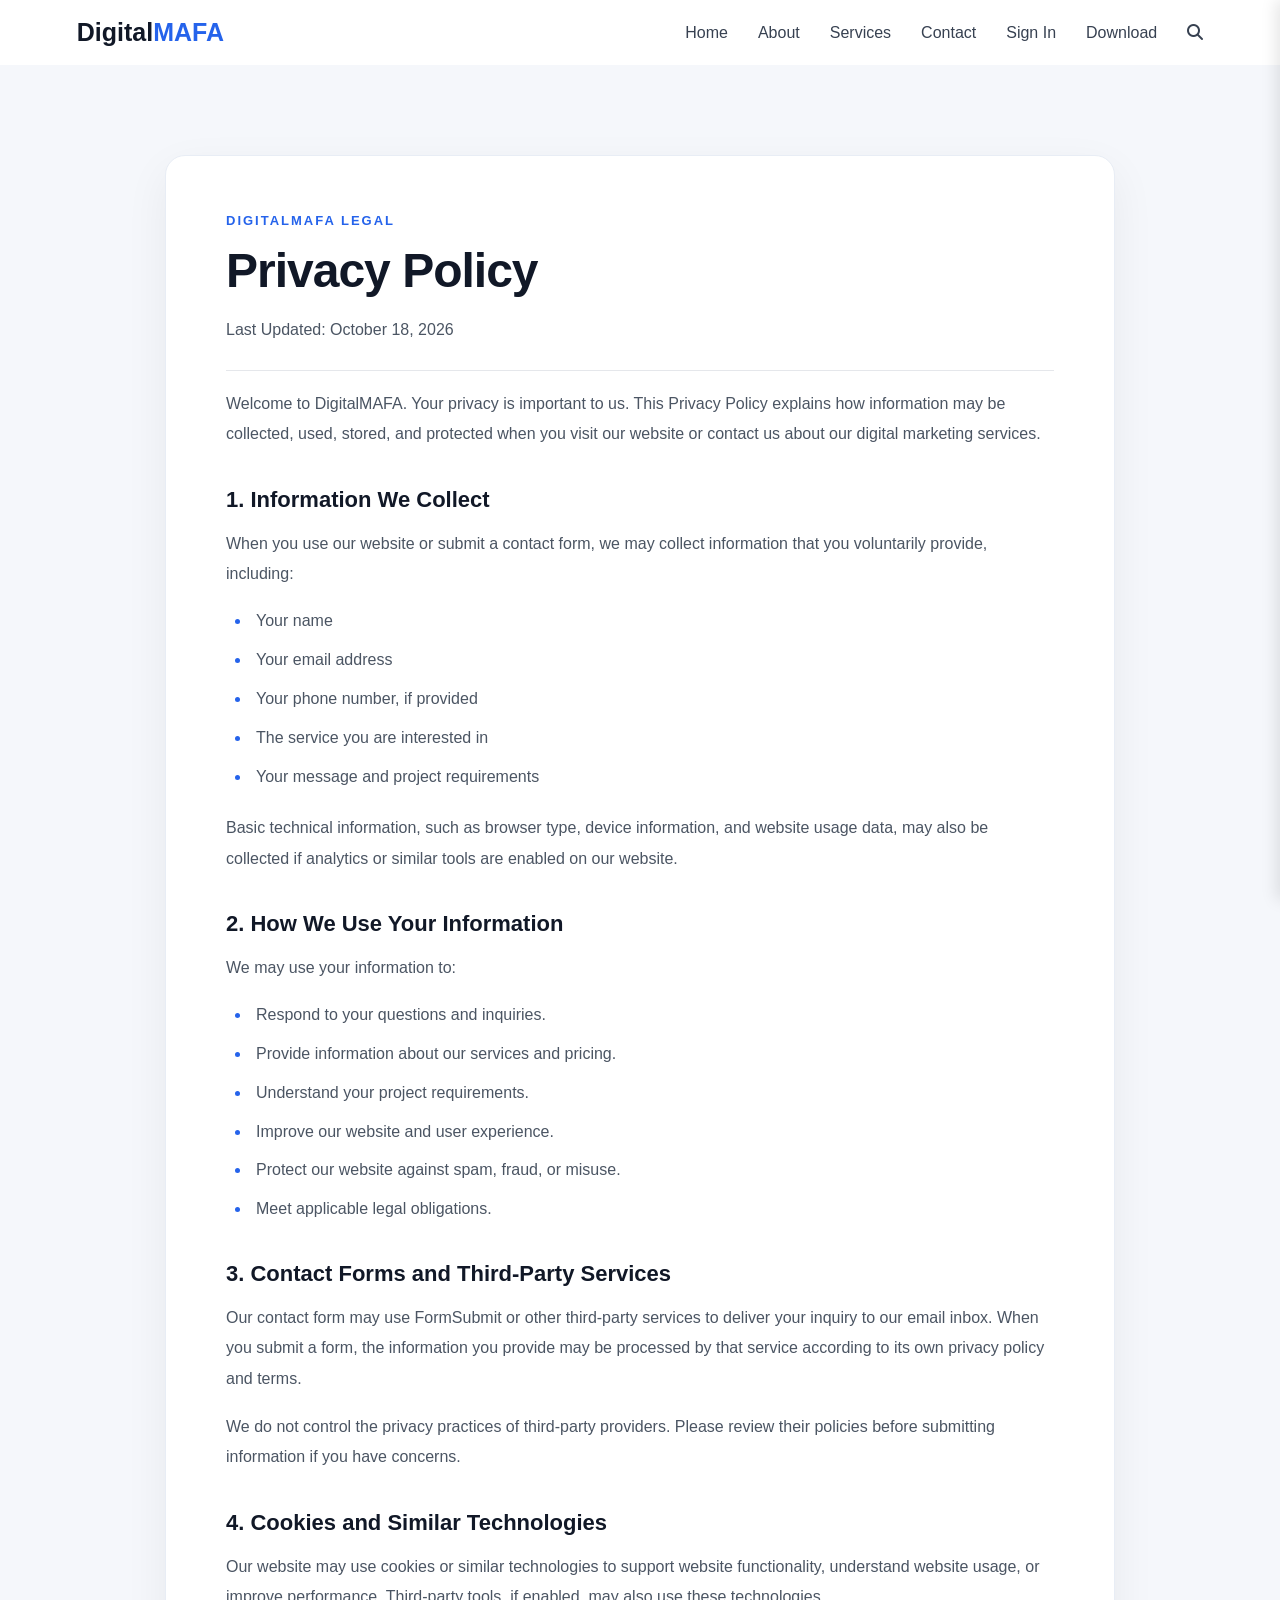
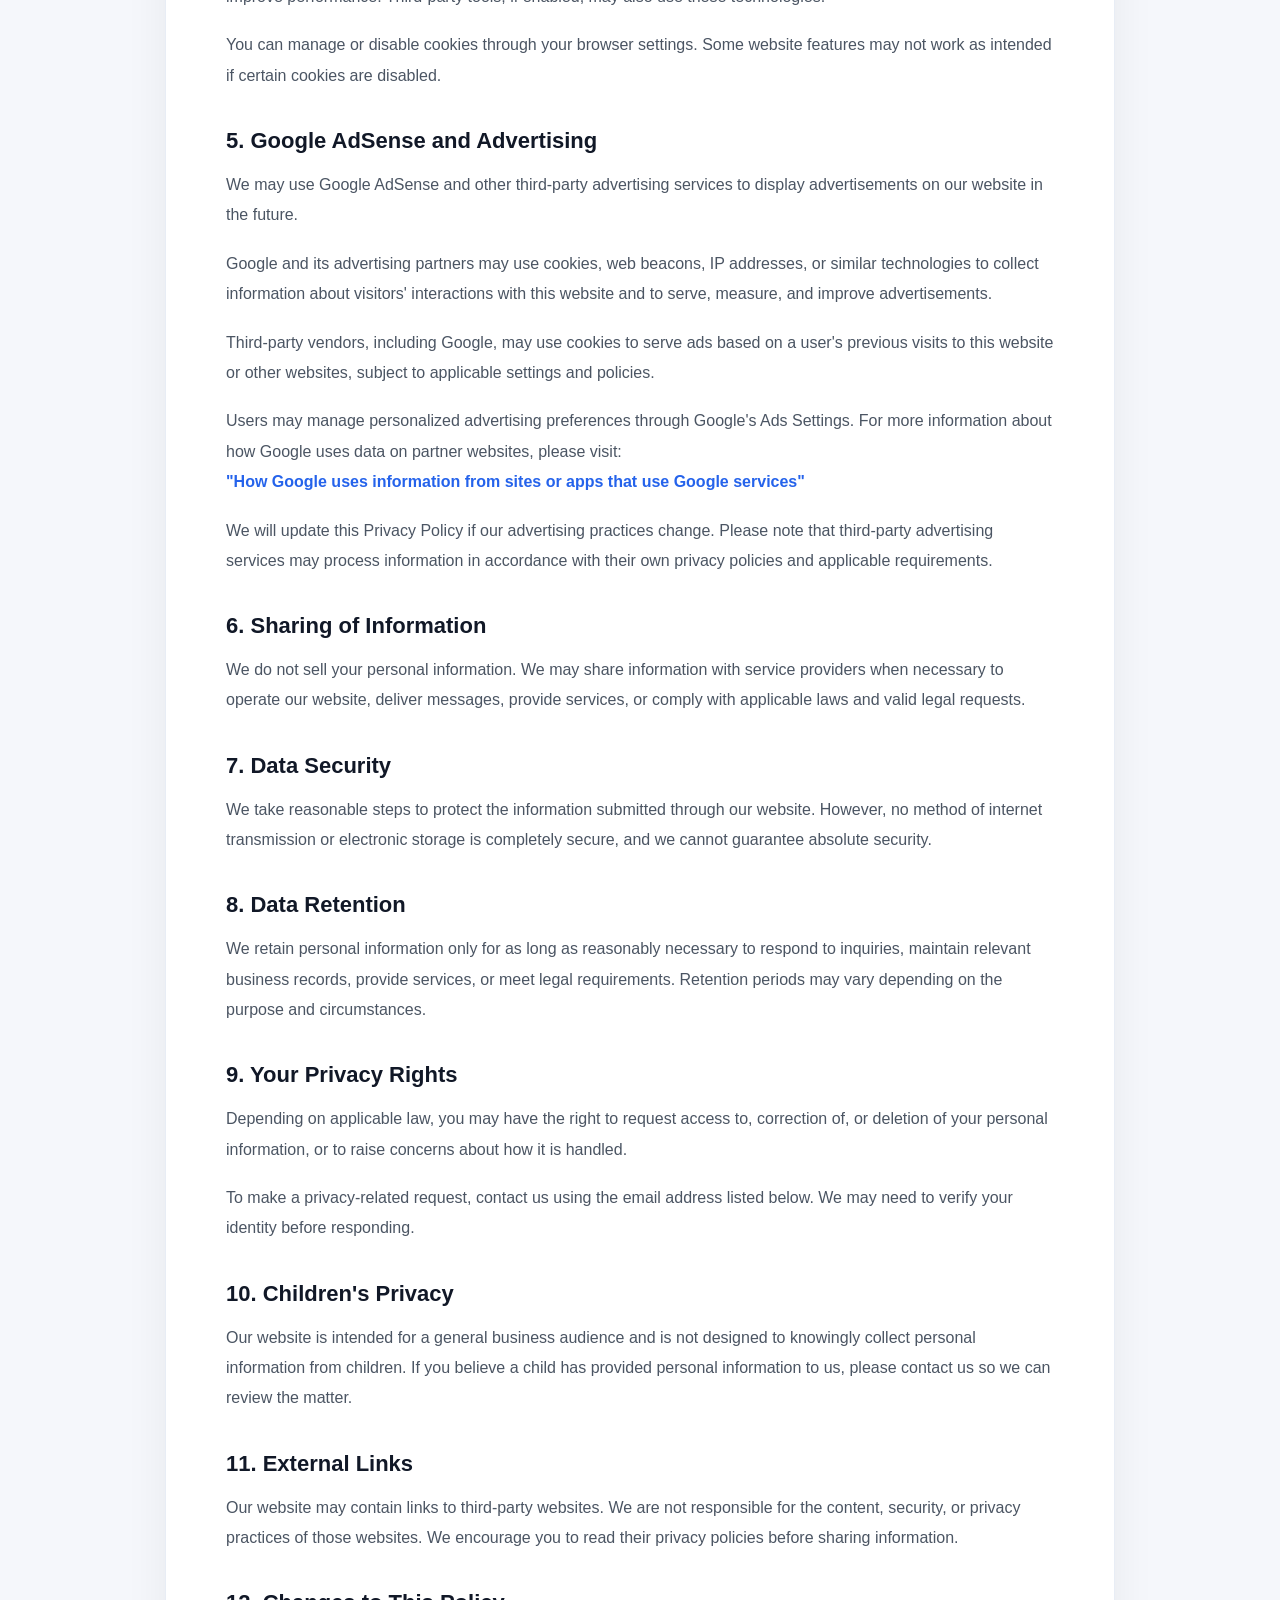
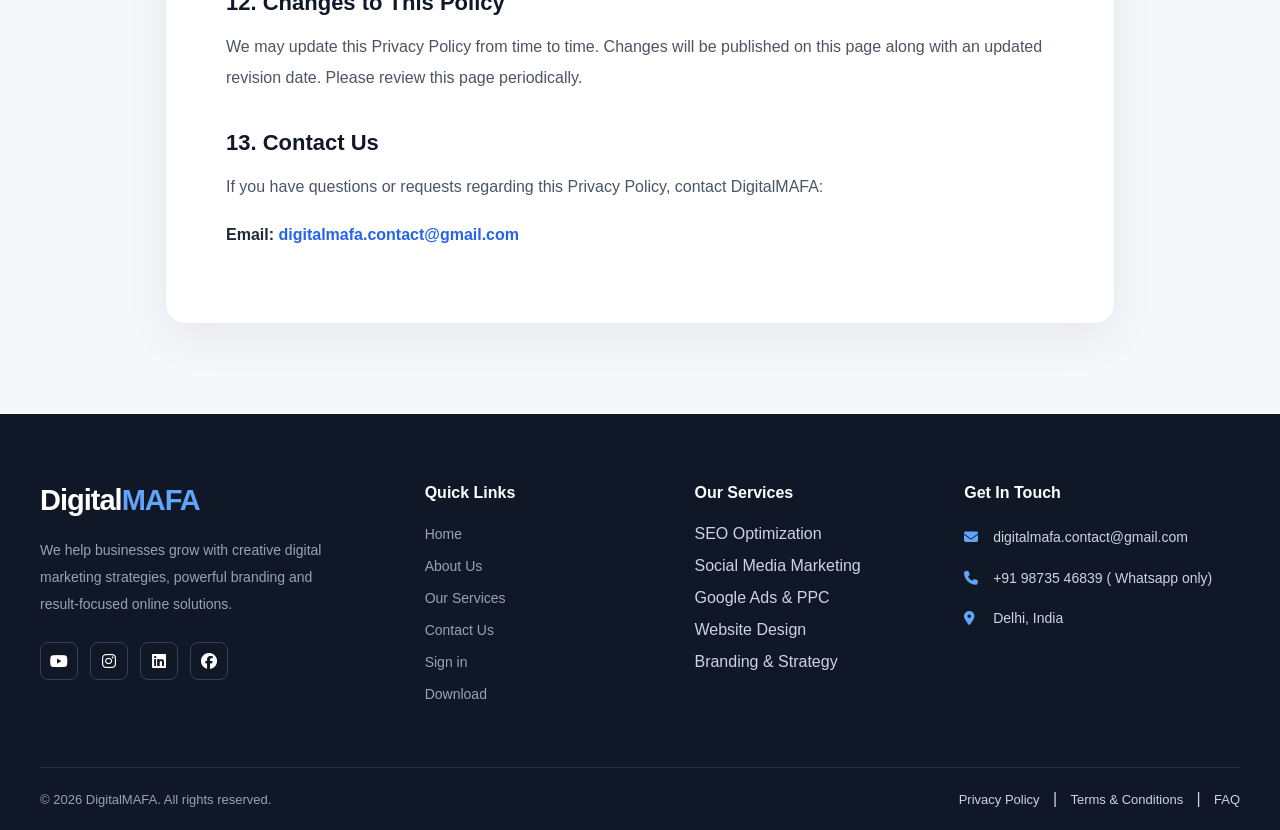
<file: privacy.html>
<!DOCTYPE html>
<html lang="en">
<head>
  <meta charset="UTF-8">
  <meta name="viewport" content="width=device-width, initial-scale=1.0">


<!--title & description-->
<title>Privacy Policy | DigitalMAFA</title>
<meta name="description" content="Read DigitalMAFA's Privacy Policy to learn how we collect, use, and protect your personal information.">

<script async src="https://pagead2.googlesyndication.com/pagead/js/adsbygoogle.js?client=ca-pub-8954679280643661"
     crossorigin="anonymous"></script>

<!-- Google tag (gtag.js) -->
<script async src="https://www.googletagmanager.com/gtag/js?id=G-PG7W6HLJ6Y"></script>
<script>
  window.dataLayer = window.dataLayer || [];
  function gtag(){dataLayer.push(arguments);}
  gtag('js', new Date());

  gtag('config', 'G-PG7W6HLJ6Y');
</script>

<!-- Camonical -->
<link rel="canonical" href="https://digitalmafa.github.io/privacy.html">

<!-- logo icon -->
<link rel="icon" href="images/20261020_102235.png" type="image/png">

<!-- Link Preview Image -->
<meta property="og:type" content="website">
<meta property="og:title" content="Privacy Policy | DigitalMAFA">
<meta property="og:description" content="Read DigitalMAFA's Privacy Policy to learn how we collect, use, and protect your personal information.">
<meta property="og:image" content="https://digitalmafa.github.io/images/WhatsApp Image 2026-10-20 at 11.10.28 AM.jpeg">
<meta property="og:url" content="https://digitalmafa.github.io/privacy.html">
<meta property="og:site_name" content="DigitalMAFA">

<!-- X / Twitter Preview -->
<meta name="twitter:card" content="summary_large_image">
<meta name="twitter:title" content="Privacy Policy | DigitalMAFA">
<meta name="twitter:description" content="Read DigitalMAFA's Privacy Policy to learn how we collect, use, and protect your personal information.">
<meta name="twitter:image" content="https://digitalmafa.github.io/images/WhatsApp Image 2026-10-20 at 11.10.28 AM.jpeg">


<!--Schema markup-->
<script type="application/ld+json">
{
  "@context": "https://schema.org",
  "@type": "WebPage",
  "@id": "https://digitalmafa.github.io/privacy.html#webpage",
  "url": "https://digitalmafa.github.io/privacy.html",
  "name": "Privacy Policy | DigitalMAFA",
  "description": "Read DigitalMAFA's Privacy Policy to learn how we collect, use, and protect your personal information.",
  "isPartOf": {
    "@id": "https://digitalmafa.github.io/#website"
  },
  "about": {
    "@id": "https://digitalmafa.github.io/#organization"
  },
  "inLanguage": "en"
}
</script>


<!--CSS Styles-->
<link href="css/novbar.css" rel="stylesheet">
<link href="css/footer.css" rel="stylesheet">
<link href="css/privacy.css" rel="stylesheet">


  <!-- Bootstrap CSS -->
<link rel="stylesheet"
href="https://cdnjs.cloudflare.com/ajax/libs/font-awesome/6.7.2/css/all.min.css">

<link rel="stylesheet" href="https://cdn.jsdelivr.net/npm/bootstrap-icons@1.11.3/font/bootstrap-icons.min.css">
</head>

<body>

  <nav class="navbar">
    <div class="logo"><b>Digital</b><b style="color: #2563eb;">MAFA</b></div>

    <ul class="nav-links">
      <li><a href="index.html">Home</a></li>
      <li><a href="about.html">About</a></li>
      <li><a href="services.html">Services</a></li>
      <li><a href="contact.html">Contact</a></li>
      <li><a href="sign-in.html">Sign In</a></li>
      <li><a href="download.html">Download</a></li>
      <li><a href="search.html"><i class="fa-solid fa-magnifying-glass"></i></a></li>
      
    </ul>

    <button class="menu-btn"
      aria-label="Open menu"
      aria-controls="sidebar"
      aria-expanded="false"
      onclick="openMenu()">☰</button>
  </nav>

  <div class="overlay" id="overlay" onclick="closeMenu()"></div>

   <aside class="sidebar" id="sidebar" aria-label="Mobile navigation">
   
    <button class="close-btn"
      aria-label="Close menu"
      onclick="closeMenu()">×</button>

    <a href="index.html" onclick="closeMenu()"><i class="bi bi-house-door-fill"></i>  Home</a>
    <hr>
    <br>
    <a href="about.html" onclick="closeMenu()"><i class="bi bi-info-circle"></i> About</a>
    <a href="services.html" onclick="closeMenu()"><i class="bi bi-grid"></i> Services</a>
    <a href="contact.html" onclick="closeMenu()"><i class="bi bi-telephone"></i> Contact</a>
    <hr><br>
    <a href="sign-in.html" onclick="closeMenu()"><i class="bi bi-person-circle"></i> Account</a>
    <a href="download.html" onclick="closeMenu()"><i class="bi bi-download"></i> Download</a>
    <hr><br>
    <a href="faq.html" onclick="closeMenu()"><i class="bi bi-question-circle"></i> FAQ</a>
    <a href="privacy.html" onclick="closeMenu()"><i class="bi bi-shield-lock"></i> Privacy & Policy</a>
    <a href="terms.html" onclick="closeMenu()"><i class="bi bi-file-earmark-text"></i> Terms</a>
</aside>

  <!-- APP NOV -->
<nav class="app-bottom-nav">
    <a href="index.html" data-page="index.html">
        <i class="fa-solid fa-house"></i>
        <span>Home</span>
    </a>

    <a href="services.html" data-page="services.html">
        <i class="fa-solid fa-briefcase"></i>
        <span>Services</span>
    </a>

    <a href="search.html" class="search-btn">
    <i class="fas fa-search"></i>
    <span>Search</span>
</a>

    <a href="contact.html" data-page="contact.html">
        <i class="fa-solid fa-envelope"></i>
        <span>Contact</span>
    </a>

    <a href="sign-in.html" data-page="sign-in.html">
        <i class="fa-solid fa-user-circle"></i>
        <span>Account</span>
    </a>
</nav>
    <main class="privacy-section">
        <article class="privacy-container">

            <span class="privacy-label">DigitalMAFA Legal</span>

            <h1>Privacy Policy</h1>

            <p class="privacy-updated">
                Last Updated: October 18, 2026
            </p>

            <p>
                Welcome to DigitalMAFA. Your privacy is important to us.
                This Privacy Policy explains how information may be
                collected, used, stored, and protected when you visit our
                website or contact us about our digital marketing services.
            </p>

            <h2>1. Information We Collect</h2>

            <p>
                When you use our website or submit a contact form, we may
                collect information that you voluntarily provide, including:
            </p>

            <ul>
                <li>Your name</li>
                <li>Your email address</li>
                <li>Your phone number, if provided</li>
                <li>The service you are interested in</li>
                <li>Your message and project requirements</li>
            </ul>

            <p>
                Basic technical information, such as browser type, device
                information, and website usage data, may also be collected
                if analytics or similar tools are enabled on our website.
            </p>

            <h2>2. How We Use Your Information</h2>

            <p>We may use your information to:</p>

            <ul>
                <li>Respond to your questions and inquiries.</li>
                <li>Provide information about our services and pricing.</li>
                <li>Understand your project requirements.</li>
                <li>Improve our website and user experience.</li>
                <li>Protect our website against spam, fraud, or misuse.</li>
                <li>Meet applicable legal obligations.</li>
            </ul>

            <h2>3. Contact Forms and Third-Party Services</h2>

            <p>
                Our contact form may use FormSubmit or other third-party
                services to deliver your inquiry to our email inbox.
                When you submit a form, the information you provide may
                be processed by that service according to its own privacy
                policy and terms.
            </p>

            <p>
                We do not control the privacy practices of third-party
                providers. Please review their policies before submitting
                information if you have concerns.
            </p>

            <h2>4. Cookies and Similar Technologies</h2>

            <p>
                Our website may use cookies or similar technologies to
                support website functionality, understand website usage,
                or improve performance. Third-party tools, if enabled,
                may also use these technologies.
            </p>

            <p>
                You can manage or disable cookies through your browser
                settings. Some website features may not work as intended
                if certain cookies are disabled.
            </p>

          <h2>5. Google AdSense and Advertising
</h2>

            <p>
            

We may use Google AdSense and other third-party advertising services to display advertisements on our website in the future.</p>

<p>Google and its advertising partners may use cookies, web beacons, IP addresses, or similar technologies to collect information about visitors' interactions with this website and to serve, measure, and improve advertisements.</p>

<p>Third-party vendors, including Google, may use cookies to serve ads based on a user's previous visits to this website or other websites, subject to applicable settings and policies.</p>

<p>Users may manage personalized advertising preferences through Google's Ads Settings. For more information about how Google uses data on partner websites, please visit:<br>

<a href="https://policies.google.com/technologies/partner-sites"> "How Google uses information from sites or apps that use Google services"</a></p>

<p>We will update this Privacy Policy if our advertising practices change. Please note that third-party advertising services may process information in accordance with their own privacy policies and applicable requirements.
            </p>


            <h2>6. Sharing of Information</h2>

            <p>
                We do not sell your personal information. We may share
                information with service providers when necessary to
                operate our website, deliver messages, provide services,
                or comply with applicable laws and valid legal requests.
            </p>

            <h2>7. Data Security</h2>

            <p>
                We take reasonable steps to protect the information
                submitted through our website. However, no method of
                internet transmission or electronic storage is completely
                secure, and we cannot guarantee absolute security.
            </p>

            <h2>8. Data Retention</h2>

            <p>
                We retain personal information only for as long as
                reasonably necessary to respond to inquiries, maintain
                relevant business records, provide services, or meet
                legal requirements. Retention periods may vary depending
                on the purpose and circumstances.
            </p>

            <h2>9. Your Privacy Rights</h2>

            <p>
                Depending on applicable law, you may have the right to
                request access to, correction of, or deletion of your
                personal information, or to raise concerns about how it
                is handled.
            </p>

            <p>
                To make a privacy-related request, contact us using the
                email address listed below. We may need to verify your
                identity before responding.
            </p>

            <h2>10. Children's Privacy</h2>

            <p>
                Our website is intended for a general business audience
                and is not designed to knowingly collect personal
                information from children. If you believe a child has
                provided personal information to us, please contact us
                so we can review the matter.
            </p>

            <h2>11. External Links</h2>

            <p>
                Our website may contain links to third-party websites.
                We are not responsible for the content, security, or
                privacy practices of those websites. We encourage you
                to read their privacy policies before sharing information.
            </p>

            <h2>12. Changes to This Policy</h2>

            <p>
                We may update this Privacy Policy from time to time.
                Changes will be published on this page along with an
                updated revision date. Please review this page periodically.
            </p>

            <h2>13. Contact Us</h2>

            <p>
                If you have questions or requests regarding this Privacy
                Policy, contact DigitalMAFA:
            </p>

            <p>
                <strong>Email:</strong>
                <a href="mailto:digitalmafa.contact@gmail.com">
                    digitalmafa.contact@gmail.com
                </a>
            </p>

        </article>
    </main>




<footer class="digitalmafa-footer">
    <div class="footer-container">

        <div class="footer-grid">

            <!-- Company Info -->
            <div class="footer-about">
                <div class="footer-logo">
                    Digital<span>MAFA</span>
                </div>

                <p>
                    We help businesses grow with creative digital
                    marketing strategies, powerful branding and
                    result-focused online solutions.
                </p>

              <div class="footer-socials">
                    <a href="https://www.youtube.com/@DigitalMAFA" aria-label="YouTube">
                        <i class="fa-brands fa-youtube"></i>
                    </a>

                     <a href="https://www.instagram.com/digitalmafa" aria-label="Instagram">
                        <i class="fa-brands fa-instagram"></i>
                    </a>

                    <a href="https://www.linkedin.com/in/digitalmafa" aria-label="Linkedin">
                        <i class="fa-brands fa-linkedin"></i>
                    </a>
                    
                     <a href="https://www.facebook.com/digitalmafa" aria-label="Linkedin">
                        <i class="fa-brands fa-facebook"></i>
                    </a>
              
                </div>
            </div>

            <!-- Quick Links -->
            <div class="footer-column">
                <h3>Quick Links</h3>
                <ul>
                    <li><a href="index.html">Home</a></li>
                    <li><a href="about.html">About Us</a></li>
                    <li><a href="services.html">Our Services</a></li>
                    <li><a href="contact.html">Contact Us</a></li>
                     <li><a href="sign-in.html">Sign in</a></li>
                     <li><a href="download.html">Download</a></li>
                </ul>
            </div>

            <!-- Services -->
            <div class="footer-column">
                <h3>Our Services</h3>
                <ul>
                    <li>SEO Optimization</a></li>
                    <li>Social Media Marketing</a></li>
                    <li>Google Ads & PPC</a></li>
                    <li>Website Design</a></li>
                    <li>Branding & Strategy</a></li>
                </ul>
            </div>

            <!-- Contact Info -->
            <div class="footer-column footer-contact">
                <h3>Get In Touch</h3>

                <p>
                    <i class="fa-solid fa-envelope"></i>
                    digitalmafa.contact@gmail.com
                </p>

                <p>
                    <i class="fa-solid fa-phone"></i>
                    +91 98735 46839 ( Whatsapp only)
                </p>

                <p>
                    <i class="fa-solid fa-location-dot"></i>
                    Delhi, India
                </p>
            </div>

        </div>

        <!-- Copyright -->
        <div class="footer-bottom">
            <p>
                &copy; <span id="footer-year"></span>
                DigitalMAFA. All rights reserved.
            </p>

            <div>
                <a href="privacy.html">Privacy Policy</a>
                &nbsp; | &nbsp;
                <a href="terms.html">Terms & Conditions</a>
                 &nbsp; | &nbsp;
                <a href="faq.html">FAQ</a>
            </div>
            
        </div>

    </div>
</footer>
<script src="js/footer.js"></script>
<script src="js/menu-bar.js"></script>
</body></html>
</file>
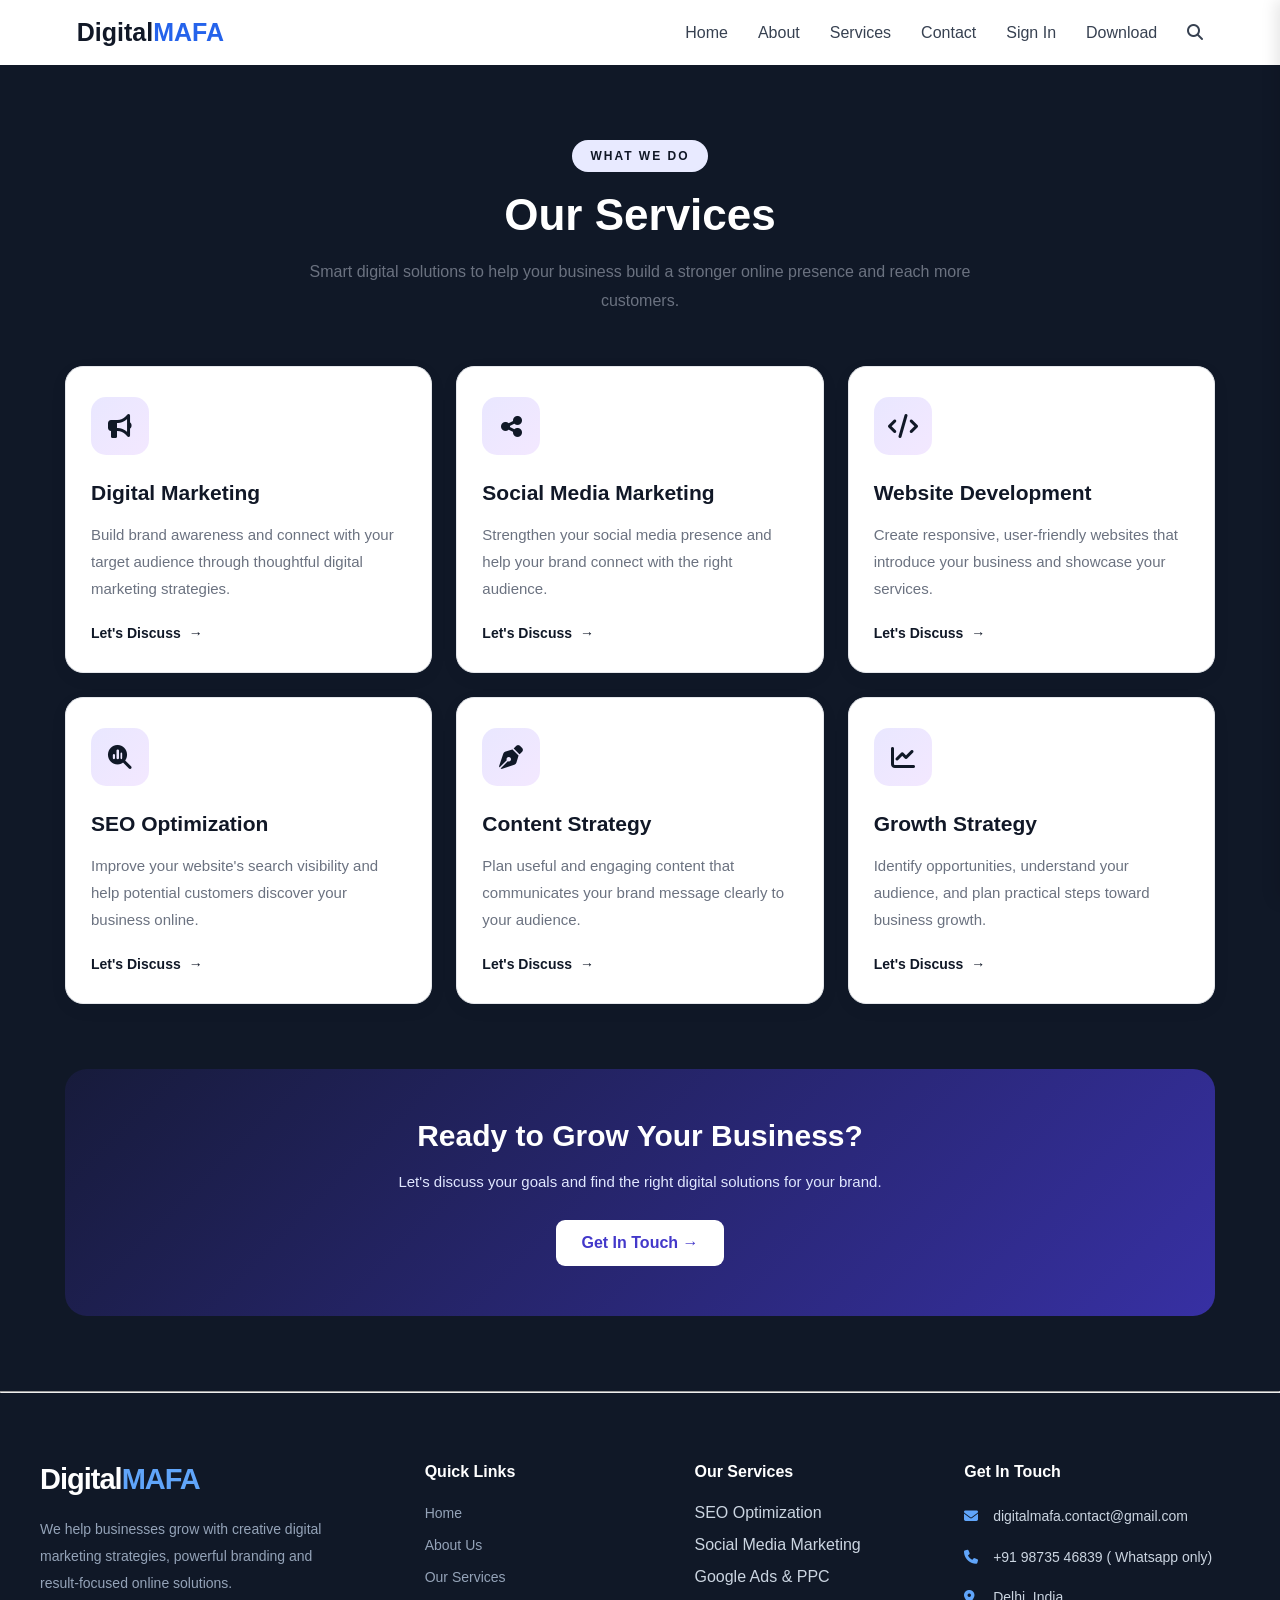
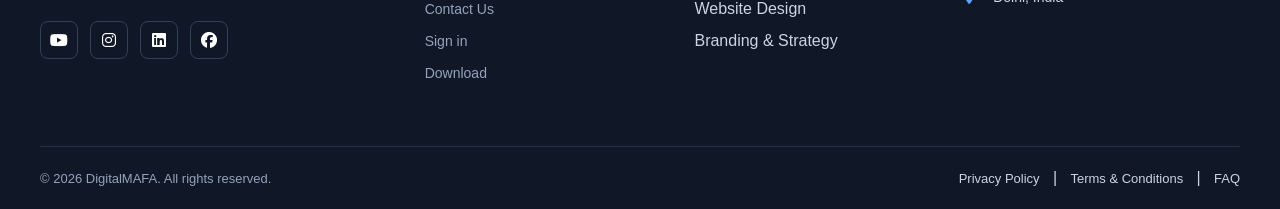
<file: services.html>
<!DOCTYPE html>
<html lang="en">
<head>
  <meta charset="UTF-8">
  <meta name="viewport" content="width=device-width, initial-scale=1.0">


<!--title & description-->
<title>Our Services | DigitalMAFA – Digital Solutions for Your Business</title>
<meta name="description" content="Explore our digital services designed to strengthen your online presence, attract more customers, and grow your business.">

<script async src="https://pagead2.googlesyndication.com/pagead/js/adsbygoogle.js?client=ca-pub-8954679280643661"
     crossorigin="anonymous"></script>

<!-- Google tag (gtag.js) -->
<script async src="https://www.googletagmanager.com/gtag/js?id=G-PG7W6HLJ6Y"></script>
<script>
  window.dataLayer = window.dataLayer || [];
  function gtag(){dataLayer.push(arguments);}
  gtag('js', new Date());

  gtag('config', 'G-PG7W6HLJ6Y');
</script>



<!-- Camonical -->
<link rel="canonical" href="https://digitalmafa.github.io/services.html">


<!-- logo icon -->
<link rel="icon" href="images/20261020_102235.png" type="image/png">



<!-- Link Preview Image -->
<meta property="og:type" content="website">
<meta property="og:title" content="Our Services | DigitalMAFA – Digital Solutions for Your Business">
<meta property="og:description" content="Explore our digital services designed to strengthen your online presence, attract more customers, and grow your business.">
<meta property="og:image" content="https://digitalmafa.github.io/images/WhatsApp Image 2026-10-20 at 11.10.28 AM.jpeg">
<meta property="og:url" content="https://digitalmafa.github.io/services.html">
<meta property="og:site_name" content="DigitalMAFA">

<!-- X / Twitter Preview -->
<meta name="twitter:card" content="summary_large_image">
<meta name="twitter:title" content="Our Services | DigitalMAFA – Digital Solutions for Your Business">
<meta name="twitter:description" content="Explore our digital services designed to strengthen your online presence, attract more customers, and grow your business.">
<meta name="twitter:image" content="https://digitalmafa.github.io/images/WhatsApp Image 2026-10-20 at 11.10.28 AM.jpeg">

<!--Schema markup-->
<script type="application/ld+json">
{
  "@context": "https://schema.org",
  "@type": "WebPage",
  "@id": "https://digitalmafa.github.io/services.html#webpage",
  "url": "https://digitalmafa.github.io/services.html",
  "name": "Our Services | DigitalMAFA – Digital Solutions for Your Business",
  "description": "Explore our digital services designed to strengthen your online presence, attract more customers, and grow your business.",
  "isPartOf": {
    "@id": "https://digitalmafa.github.io/#website"
  },
  "about": {
    "@id": "https://digitalmafa.github.io/#organization"
  },
  "inLanguage": "en"
}
</script>

<!--CSS Styles-->
<link href="css/novbar.css" rel="stylesheet">
<link href="css/hero.css" rel="stylesheet">
<link href="css/services.css" rel="stylesheet">
<link href="css/footer.css" rel="stylesheet">




  <!-- Bootstrap CSS -->
<link rel="stylesheet"
href="https://cdnjs.cloudflare.com/ajax/libs/font-awesome/6.7.2/css/all.min.css">

<link rel="stylesheet" href="https://cdn.jsdelivr.net/npm/bootstrap-icons@1.11.3/font/bootstrap-icons.min.css">
</head>

<body>

  <nav class="navbar">
    <div class="logo"><b>Digital</b><b style="color: #2563eb;">MAFA</b></div>

    <ul class="nav-links">
      <li><a href="index.html">Home</a></li>
      <li><a href="about.html">About</a></li>
      <li><a href="services.html">Services</a></li>
      <li><a href="contact.html">Contact</a></li>
      <li><a href="sign-in.html">Sign In</a></li>
      <li><a href="download.html">Download</a></li>
      <li><a href="search.html"><i class="fa-solid fa-magnifying-glass"></i></a></li>
      
    </ul>

    <button class="menu-btn"
      aria-label="Open menu"
      aria-controls="sidebar"
      aria-expanded="false"
      onclick="openMenu()">☰</button>
  </nav>

  <div class="overlay" id="overlay" onclick="closeMenu()"></div>

   <aside class="sidebar" id="sidebar" aria-label="Mobile navigation">
   
    <button class="close-btn"
      aria-label="Close menu"
      onclick="closeMenu()">×</button>

    <a href="index.html" onclick="closeMenu()"><i class="bi bi-house-door-fill"></i>  Home</a>
    <hr>
    <br>
    <a href="about.html" onclick="closeMenu()"><i class="bi bi-info-circle"></i> About</a>
    <a href="services.html" onclick="closeMenu()"><i class="bi bi-grid"></i> Services</a>
    <a href="contact.html" onclick="closeMenu()"><i class="bi bi-telephone"></i> Contact</a>
    <hr><br>
    <a href="sign-in.html" onclick="closeMenu()"><i class="bi bi-person-circle"></i> Account</a>
    <a href="download.html" onclick="closeMenu()"><i class="bi bi-download"></i> Download</a>
    <hr><br>
    <a href="faq.html" onclick="closeMenu()"><i class="bi bi-question-circle"></i> FAQ</a>
    <a href="privacy.html" onclick="closeMenu()"><i class="bi bi-shield-lock"></i> Privacy & Policy</a>
    <a href="terms.html" onclick="closeMenu()"><i class="bi bi-file-earmark-text"></i> Terms</a>
</aside>


  <!-- APP NOV -->
<nav class="app-bottom-nav">
    <a href="index.html" data-page="index.html">
        <i class="fa-solid fa-house"></i>
        <span>Home</span>
    </a>

    <a href="services.html" data-page="services.html">
        <i class="fa-solid fa-briefcase"></i>
        <span>Services</span>
    </a>

    <a href="search.html" class="search-btn">
    <i class="fas fa-search"></i>
    <span>Search</span>
</a>

    <a href="contact.html" data-page="contact.html">
        <i class="fa-solid fa-envelope"></i>
        <span>Contact</span>
    </a>

    <a href="sign-in.html" data-page="sign-in.html">
        <i class="fa-solid fa-user-circle"></i>
        <span>Account</span>
    </a>
</nav>

<section class="mafa-services">

    <div class="services-container">

        <!-- HERO SECTION -->
        <div class="services-header">
            <span class="services-label">WHAT WE DO</span>

            <h1>Our <span>Services</span></h1>

            <p>
                Smart digital solutions to help your business build
                a stronger online presence and reach more customers.
            </p>
        </div>

        <!-- SERVICES GRID -->
        <div class="services-grid">

            <!-- SERVICE 1 -->
            <div class="service-card">
                <div class="service-icon">
                    <i class="fa-solid fa-bullhorn"></i>
                </div>

                <h2>Digital Marketing</h2>

                <p>
                    Build brand awareness and connect with your target
                    audience through thoughtful digital marketing strategies.
                </p>

                <a href="search.html">Let's Discuss <span>→</span></a>
            </div>

            <!-- SERVICE 2 -->
            <div class="service-card">
                <div class="service-icon">
                    <i class="fa-solid fa-share-nodes"></i>
                </div>

                <h2>Social Media Marketing</h2>

                <p>
                    Strengthen your social media presence and help your
                    brand connect with the right audience.
                </p>

                <a href="search.html">Let's Discuss <span>→</span></a>
            </div>

            <!-- SERVICE 3 -->
            <div class="service-card">
                <div class="service-icon">
                    <i class="fa-solid fa-code"></i>
                </div>

                <h2>Website Development</h2>

                <p>
                    Create responsive, user-friendly websites that
                    introduce your business and showcase your services.
                </p>

                <a href="search.html">Let's Discuss <span>→</span></a>
            </div>

            <!-- SERVICE 4 -->
            <div class="service-card">
                <div class="service-icon">
                    <i class="fa-solid fa-magnifying-glass-chart"></i>
                </div>

                <h2>SEO Optimization</h2>

                <p>
                    Improve your website's search visibility and help
                    potential customers discover your business online.
                </p>

                <a href="search.html">Let's Discuss <span>→</span></a>
            </div>

            <!-- SERVICE 5 -->
            <div class="service-card">
                <div class="service-icon">
                    <i class="fa-solid fa-pen-nib"></i>
                </div>

                <h2>Content Strategy</h2>

                <p>
                    Plan useful and engaging content that communicates
                    your brand message clearly to your audience.
                </p>

                <a href="search.html">Let's Discuss <span>→</span></a>
            </div>

            <!-- SERVICE 6 -->
            <div class="service-card">
                <div class="service-icon">
                    <i class="fa-solid fa-chart-line"></i>
                </div>

                <h2>Growth Strategy</h2>

                <p>
                    Identify opportunities, understand your audience,
                    and plan practical steps toward business growth.
                </p>

                <a href="search.html">Let's Discuss <span>→</span></a>
            </div>

        </div>

        <!-- CTA SECTION -->
        <div class="services-cta" id="contact">

            <h2>Ready to Grow Your Business?</h2>

            <p>
                Let's discuss your goals and find the right digital
                solutions for your brand.
            </p>

            <a href="contact.html" class="services-btn">
                Get In Touch <span>→</span>
            </a>

        </div>

    </div>

</section>
<hr>

<footer class="digitalmafa-footer">
    <div class="footer-container">

        <div class="footer-grid">

            <!-- Company Info -->
            <div class="footer-about">
                <div class="footer-logo">
                    Digital<span>MAFA</span>
                </div>

                <p>
                    We help businesses grow with creative digital
                    marketing strategies, powerful branding and
                    result-focused online solutions.
                </p>

              <div class="footer-socials">
                    <a href="https://www.youtube.com/@DigitalMAFA" aria-label="YouTube">
                        <i class="fa-brands fa-youtube"></i>
                    </a>

                     <a href="https://www.instagram.com/digitalmafa" aria-label="Instagram">
                        <i class="fa-brands fa-instagram"></i>
                    </a>

                    <a href="https://www.linkedin.com/in/digitalmafa" aria-label="Linkedin">
                        <i class="fa-brands fa-linkedin"></i>
                    </a>
                    
                     <a href="https://www.facebook.com/digitalmafa" aria-label="Linkedin">
                        <i class="fa-brands fa-facebook"></i>
                    </a>
              
                </div>
            </div>

            <!-- Quick Links -->
            <div class="footer-column">
                <h3>Quick Links</h3>
                <ul>
                    <li><a href="index.html">Home</a></li>
                    <li><a href="about.html">About Us</a></li>
                    <li><a href="services.html">Our Services</a></li>
                    <li><a href="contact.html">Contact Us</a></li>
                     <li><a href="sign-in.html">Sign in</a></li>
                     <li><a href="download.html">Download</a></li>
                </ul>
            </div>

            <!-- Services -->
            <div class="footer-column">
                <h3>Our Services</h3>
                <ul>
                    <li>SEO Optimization</a></li>
                    <li>Social Media Marketing</a></li>
                    <li>Google Ads & PPC</a></li>
                    <li>Website Design</a></li>
                    <li>Branding & Strategy</a></li>
                </ul>
            </div>

            <!-- Contact Info -->
            <div class="footer-column footer-contact">
                <h3>Get In Touch</h3>

                <p>
                    <i class="fa-solid fa-envelope"></i>
                    digitalmafa.contact@gmail.com
                </p>

                <p>
                    <i class="fa-solid fa-phone"></i>
                    +91 98735 46839 ( Whatsapp only)
                </p>

                <p>
                    <i class="fa-solid fa-location-dot"></i>
                    Delhi, India
                </p>
            </div>

        </div>

        <!-- Copyright -->
        <div class="footer-bottom">
            <p>
                &copy; <span id="footer-year"></span>
                DigitalMAFA. All rights reserved.
            </p>

            <div>
                <a href="privacy.html">Privacy Policy</a>
                &nbsp; | &nbsp;
                <a href="terms.html">Terms & Conditions</a>
                 &nbsp; | &nbsp;
                <a href="faq.html">FAQ</a>
            </div>
            
        </div>

    </div>
</footer>


<script src="js/footer.js"></script>
<script src="js/menu-bar.js"></script>
</body>
</html>
</file>
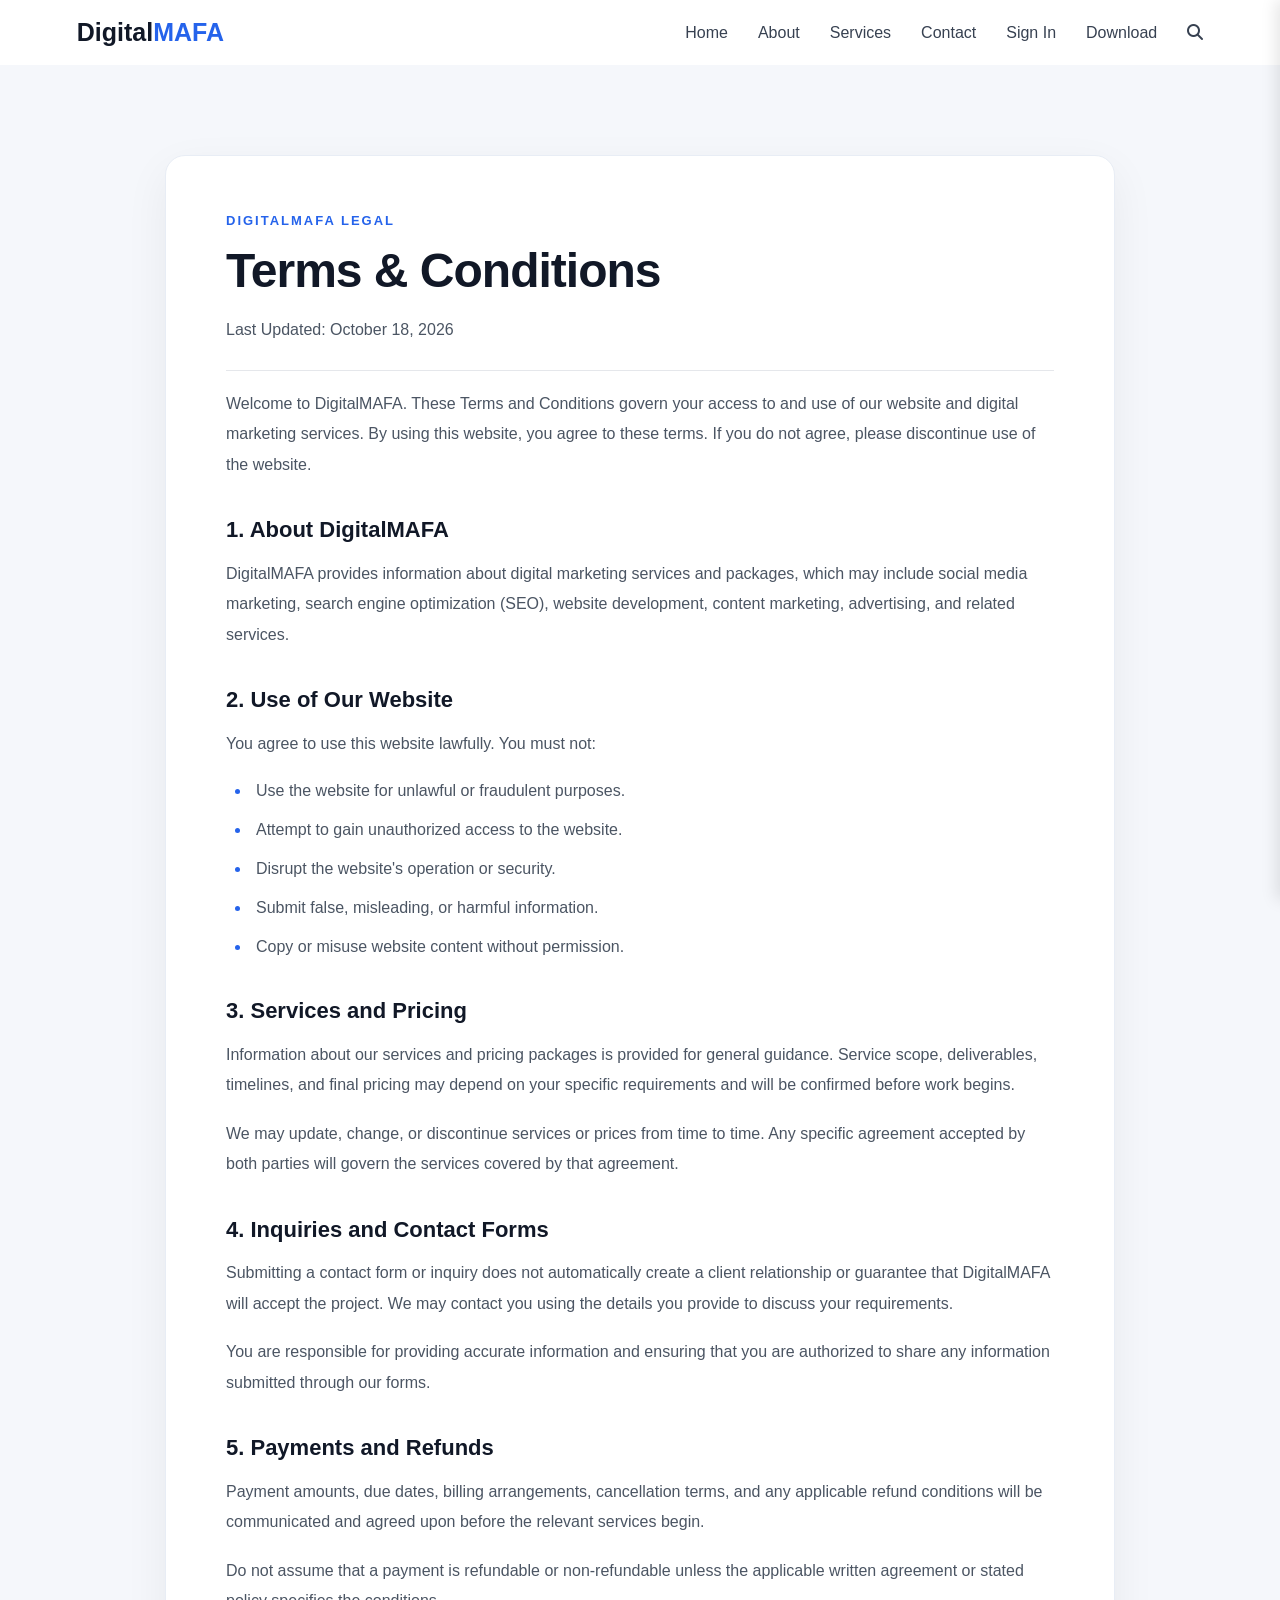
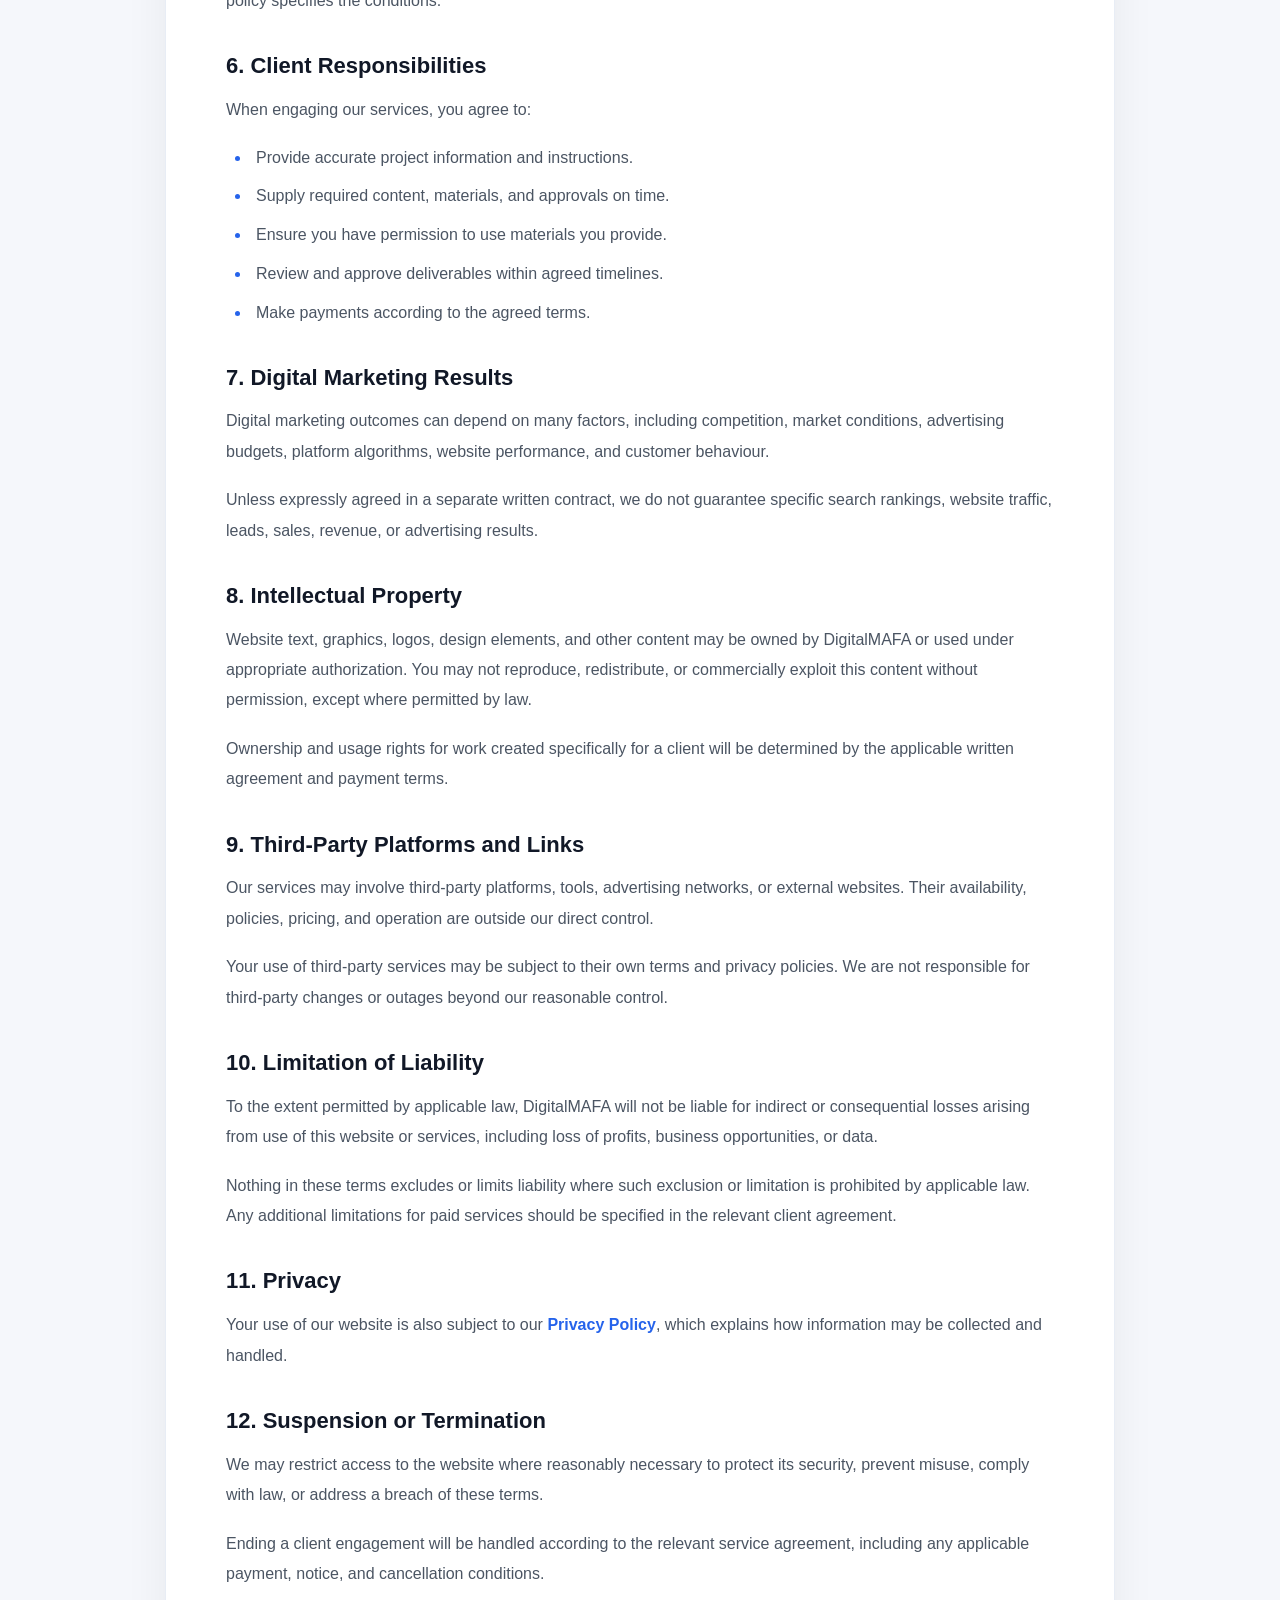
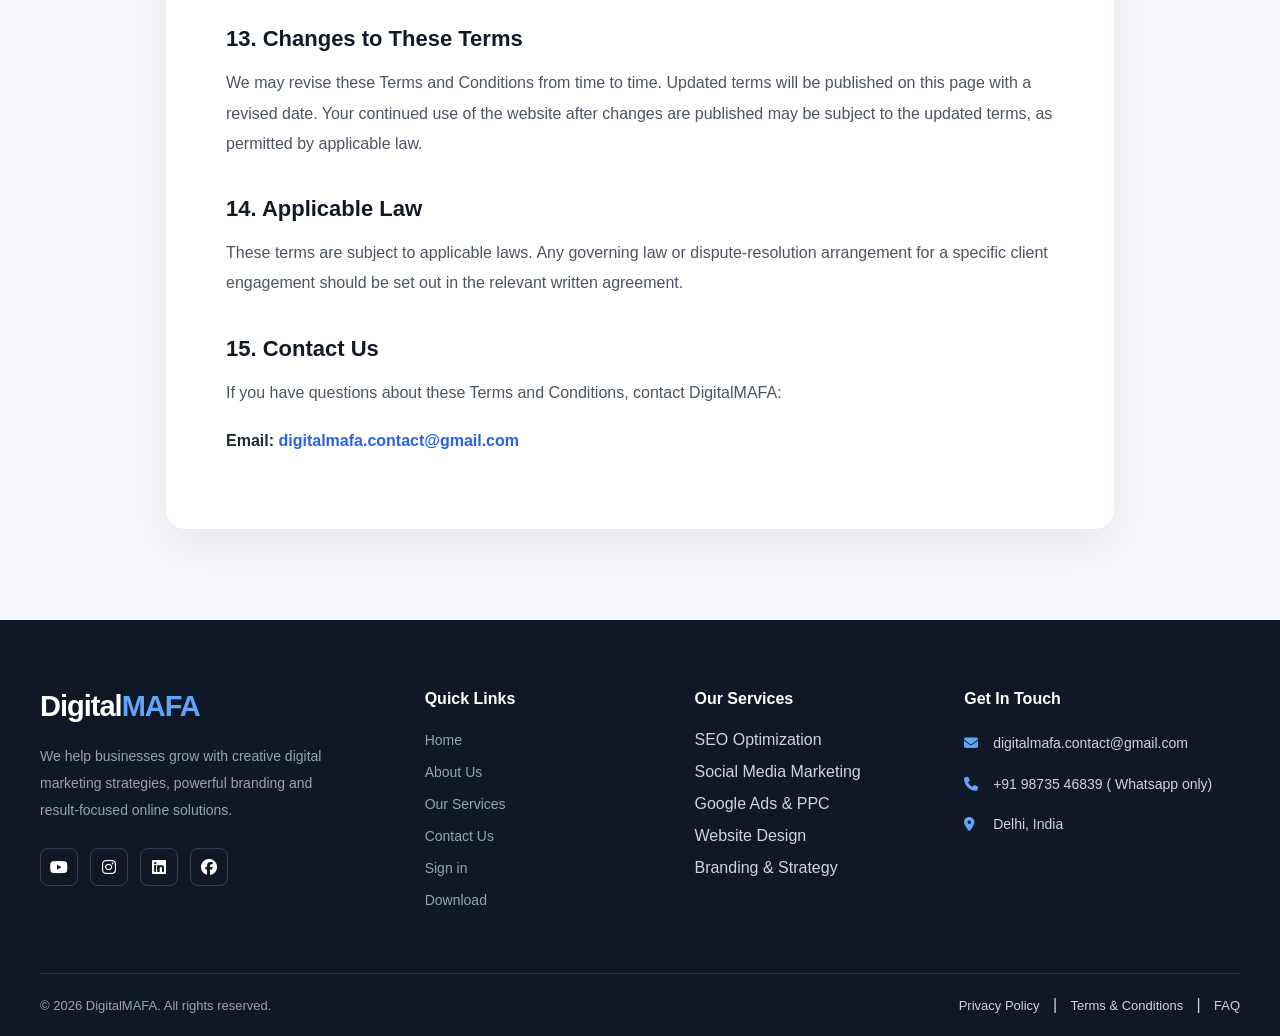
<file: terms.html>
<!DOCTYPE html>
<html lang="en">
<head>
  <meta charset="UTF-8">
  <meta name="viewport" content="width=device-width, initial-scale=1.0">


<!--title & description-->
<title>Terms & Conditions | DigitalMAFA</title>
<meta name="description" content="Read the Terms and Conditions for using DigitalMAFA's digital services.">

<script async src="https://pagead2.googlesyndication.com/pagead/js/adsbygoogle.js?client=ca-pub-8954679280643661"
     crossorigin="anonymous"></script>

<!-- Google tag (gtag.js) -->
<script async src="https://www.googletagmanager.com/gtag/js?id=G-PG7W6HLJ6Y"></script>
<script>
  window.dataLayer = window.dataLayer || [];
  function gtag(){dataLayer.push(arguments);}
  gtag('js', new Date());

  gtag('config', 'G-PG7W6HLJ6Y');
</script>

<!-- Camonical -->
<link rel="canonical" href="https://digitalmafa.github.io/terms.html">

<!-- logo icon -->
<link rel="icon" href="images/20261020_102235.png" type="image/png">

<!-- Link Preview Image -->
<meta property="og:type" content="website">
<meta property="og:title" content="Terms & Conditions | DigitalMAFA">
<meta property="og:description" content="Read the Terms and Conditions for using DigitalMAFA's digital services.">
<meta property="og:image" content="https://digitalmafa.github.io/images/WhatsApp Image 2026-10-20 at 11.10.28 AM.jpeg">
<meta property="og:url" content="https://digitalmafa.github.io/terms.html">
<meta property="og:site_name" content="DigitalMAFA">

<!-- X / Twitter Preview -->
<meta name="twitter:card" content="summary_large_image">
<meta name="twitter:title" content="Terms & Conditions | DigitalMAFA">
<meta name="twitter:description" content="Read the Terms and Conditions for using DigitalMAFA's digital services.">
<meta name="twitter:image" content="https://digitalmafa.github.io/images/WhatsApp Image 2026-10-20 at 11.10.28 AM.jpeg">

<!--Schema markup-->
<script type="application/ld+json">
{
  "@context": "https://schema.org",
  "@type": "WebPage",
  "@id": "https://digitalmafa.github.io/terms.html#webpage",
  "url": "https://digitalmafa.github.io/terms.html",
  "name": "Terms & Conditions | DigitalMAFA",
  "description": "Read the Terms and Conditions for using DigitalMAFA's digital services.",
  "isPartOf": {
    "@id": "https://digitalmafa.github.io/#website"
  },
  "about": {
    "@id": "https://digitalmafa.github.io/#organization"
  },
  "inLanguage": "en"
}
</script>

<!--CSS Styles-->
<link href="css/novbar.css" rel="stylesheet">
<link href="css/footer.css" rel="stylesheet">
<link href="css/privacy.css" rel="stylesheet">



  <!-- Bootstrap CSS -->
<link rel="stylesheet"
href="https://cdnjs.cloudflare.com/ajax/libs/font-awesome/6.7.2/css/all.min.css">

<link rel="stylesheet" href="https://cdn.jsdelivr.net/npm/bootstrap-icons@1.11.3/font/bootstrap-icons.min.css">
</head>

<body>

  <nav class="navbar">
    <div class="logo"><b>Digital</b><b style="color: #2563eb;">MAFA</b></div>

    <ul class="nav-links">
      <li><a href="index.html">Home</a></li>
      <li><a href="about.html">About</a></li>
      <li><a href="services.html">Services</a></li>
      <li><a href="contact.html">Contact</a></li>
      <li><a href="sign-in.html">Sign In</a></li>
      <li><a href="download.html">Download</a></li>
      <li><a href="search.html"><i class="fa-solid fa-magnifying-glass"></i></a></li>
      
    </ul>

    <button class="menu-btn"
      aria-label="Open menu"
      aria-controls="sidebar"
      aria-expanded="false"
      onclick="openMenu()">☰</button>
  </nav>

  <div class="overlay" id="overlay" onclick="closeMenu()"></div>

   <aside class="sidebar" id="sidebar" aria-label="Mobile navigation">
   
    <button class="close-btn"
      aria-label="Close menu"
      onclick="closeMenu()">×</button>

    <a href="index.html" onclick="closeMenu()"><i class="bi bi-house-door-fill"></i>  Home</a>
    <hr>
    <br>
    <a href="about.html" onclick="closeMenu()"><i class="bi bi-info-circle"></i> About</a>
    <a href="services.html" onclick="closeMenu()"><i class="bi bi-grid"></i> Services</a>
    <a href="contact.html" onclick="closeMenu()"><i class="bi bi-telephone"></i> Contact</a>
    <hr><br>
    <a href="sign-in.html" onclick="closeMenu()"><i class="bi bi-person-circle"></i> Account</a>
    <a href="download.html" onclick="closeMenu()"><i class="bi bi-download"></i> Download</a>
    <hr><br>
    <a href="faq.html" onclick="closeMenu()"><i class="bi bi-question-circle"></i> FAQ</a>
    <a href="privacy.html" onclick="closeMenu()"><i class="bi bi-shield-lock"></i> Privacy & Policy</a>
    <a href="terms.html" onclick="closeMenu()"><i class="bi bi-file-earmark-text"></i> Terms</a>
</aside>


  <!-- APP NOV -->
<nav class="app-bottom-nav">
    <a href="index.html" data-page="index.html">
        <i class="fa-solid fa-house"></i>
        <span>Home</span>
    </a>

    <a href="services.html" data-page="services.html">
        <i class="fa-solid fa-briefcase"></i>
        <span>Services</span>
    </a>

    <a href="search.html" class="search-btn">
    <i class="fas fa-search"></i>
    <span>Search</span>
</a>

    <a href="contact.html" data-page="contact.html">
        <i class="fa-solid fa-envelope"></i>
        <span>Contact</span>
    </a>

    <a href="sign-in.html" data-page="sign-in.html">
        <i class="fa-solid fa-user-circle"></i>
        <span>Account</span>
    </a>
</nav>



  



    <main class="privacy-section">
        <article class="privacy-container">

            <span class="privacy-label">DigitalMAFA Legal</span>

            <h1>Terms &amp; Conditions</h1>

            <p class="privacy-updated">
                Last Updated: October 18, 2026
            </p>

            <p>
                Welcome to DigitalMAFA. These Terms and Conditions
                govern your access to and use of our website and digital
                marketing services. By using this website, you agree to
                these terms. If you do not agree, please discontinue use
                of the website.
            </p>

            <h2>1. About DigitalMAFA</h2>

            <p>
                DigitalMAFA provides information about digital marketing
                services and packages, which may include social media
                marketing, search engine optimization (SEO), website
                development, content marketing, advertising, and related
                services.
            </p>

            <h2>2. Use of Our Website</h2>

            <p>You agree to use this website lawfully. You must not:</p>

            <ul>
                <li>Use the website for unlawful or fraudulent purposes.</li>
                <li>Attempt to gain unauthorized access to the website.</li>
                <li>Disrupt the website's operation or security.</li>
                <li>Submit false, misleading, or harmful information.</li>
                <li>Copy or misuse website content without permission.</li>
            </ul>

            <h2>3. Services and Pricing</h2>

            <p>
                Information about our services and pricing packages is
                provided for general guidance. Service scope, deliverables,
                timelines, and final pricing may depend on your specific
                requirements and will be confirmed before work begins.
            </p>

            <p>
                We may update, change, or discontinue services or prices
                from time to time. Any specific agreement accepted by both
                parties will govern the services covered by that agreement.
            </p>

            <h2>4. Inquiries and Contact Forms</h2>

            <p>
                Submitting a contact form or inquiry does not automatically
                create a client relationship or guarantee that DigitalMAFA
                will accept the project. We may contact you using the
                details you provide to discuss your requirements.
            </p>

            <p>
                You are responsible for providing accurate information and
                ensuring that you are authorized to share any information
                submitted through our forms.
            </p>

            <h2>5. Payments and Refunds</h2>

            <p>
                Payment amounts, due dates, billing arrangements,
                cancellation terms, and any applicable refund conditions
                will be communicated and agreed upon before the relevant
                services begin.
            </p>

            <p>
                Do not assume that a payment is refundable or
                non-refundable unless the applicable written agreement
                or stated policy specifies the conditions.
            </p>

            <h2>6. Client Responsibilities</h2>

            <p>When engaging our services, you agree to:</p>

            <ul>
                <li>Provide accurate project information and instructions.</li>
                <li>Supply required content, materials, and approvals on time.</li>
                <li>Ensure you have permission to use materials you provide.</li>
                <li>Review and approve deliverables within agreed timelines.</li>
                <li>Make payments according to the agreed terms.</li>
            </ul>

            <h2>7. Digital Marketing Results</h2>

            <p>
                Digital marketing outcomes can depend on many factors,
                including competition, market conditions, advertising
                budgets, platform algorithms, website performance, and
                customer behaviour.
            </p>

            <p>
                Unless expressly agreed in a separate written contract,
                we do not guarantee specific search rankings, website
                traffic, leads, sales, revenue, or advertising results.
            </p>

            <h2>8. Intellectual Property</h2>

            <p>
                Website text, graphics, logos, design elements, and other
                content may be owned by DigitalMAFA or used under
                appropriate authorization. You may not reproduce,
                redistribute, or commercially exploit this content without
                permission, except where permitted by law.
            </p>

            <p>
                Ownership and usage rights for work created specifically
                for a client will be determined by the applicable written
                agreement and payment terms.
            </p>

            <h2>9. Third-Party Platforms and Links</h2>

            <p>
                Our services may involve third-party platforms, tools,
                advertising networks, or external websites. Their
                availability, policies, pricing, and operation are outside
                our direct control.
            </p>

            <p>
                Your use of third-party services may be subject to their
                own terms and privacy policies. We are not responsible for
                third-party changes or outages beyond our reasonable control.
            </p>

            <h2>10. Limitation of Liability</h2>

            <p>
                To the extent permitted by applicable law, DigitalMAFA
                will not be liable for indirect or consequential losses
                arising from use of this website or services, including
                loss of profits, business opportunities, or data.
            </p>

            <p>
                Nothing in these terms excludes or limits liability where
                such exclusion or limitation is prohibited by applicable law.
                Any additional limitations for paid services should be
                specified in the relevant client agreement.
            </p>

            <h2>11. Privacy</h2>

            <p>
                Your use of our website is also subject to our
                <a href="privacy.html">Privacy Policy</a>, which
                explains how information may be collected and handled.
            </p>

            <h2>12. Suspension or Termination</h2>

            <p>
                We may restrict access to the website where reasonably
                necessary to protect its security, prevent misuse, comply
                with law, or address a breach of these terms.
            </p>

            <p>
                Ending a client engagement will be handled according to
                the relevant service agreement, including any applicable
                payment, notice, and cancellation conditions.
            </p>

            <h2>13. Changes to These Terms</h2>

            <p>
                We may revise these Terms and Conditions from time to time.
                Updated terms will be published on this page with a revised
                date. Your continued use of the website after changes are
                published may be subject to the updated terms, as permitted
                by applicable law.
            </p>

            <h2>14. Applicable Law</h2>

            <p>
                These terms are subject to applicable laws. Any governing
                law or dispute-resolution arrangement for a specific
                client engagement should be set out in the relevant
                written agreement.
            </p>

            <h2>15. Contact Us</h2>

            <p>
                If you have questions about these Terms and Conditions,
                contact DigitalMAFA:
            </p>

            <p>
                <strong>Email:</strong>
                <a href="mailto:digitalmafa.contact@gmail.com">
                    digitalmafa.contact@gmail.com
                </a>
            </p>

        </article>
    </main>




<footer class="digitalmafa-footer">
    <div class="footer-container">

        <div class="footer-grid">

            <!-- Company Info -->
            <div class="footer-about">
                <div class="footer-logo">
                    Digital<span>MAFA</span>
                </div>

                <p>
                    We help businesses grow with creative digital
                    marketing strategies, powerful branding and
                    result-focused online solutions.
                </p>

              <div class="footer-socials">
                    <a href="https://www.youtube.com/@DigitalMAFA" aria-label="YouTube">
                        <i class="fa-brands fa-youtube"></i>
                    </a>

                     <a href="https://www.instagram.com/digitalmafa" aria-label="Instagram">
                        <i class="fa-brands fa-instagram"></i>
                    </a>

                    <a href="https://www.linkedin.com/in/digitalmafa" aria-label="Linkedin">
                        <i class="fa-brands fa-linkedin"></i>
                    </a>
                    
                     <a href="https://www.facebook.com/digitalmafa" aria-label="Linkedin">
                        <i class="fa-brands fa-facebook"></i>
                    </a>
              
                </div>
            </div>

            <!-- Quick Links -->
            <div class="footer-column">
                <h3>Quick Links</h3>
                <ul>
                    <li><a href="index.html">Home</a></li>
                    <li><a href="about.html">About Us</a></li>
                    <li><a href="services.html">Our Services</a></li>
                    <li><a href="contact.html">Contact Us</a></li>
                     <li><a href="sign-in.html">Sign in</a></li>
                     <li><a href="download.html">Download</a></li>
                </ul>
            </div>

            <!-- Services -->
            <div class="footer-column">
                <h3>Our Services</h3>
                <ul>
                    <li>SEO Optimization</a></li>
                    <li>Social Media Marketing</a></li>
                    <li>Google Ads & PPC</a></li>
                    <li>Website Design</a></li>
                    <li>Branding & Strategy</a></li>
                </ul>
            </div>

            <!-- Contact Info -->
            <div class="footer-column footer-contact">
                <h3>Get In Touch</h3>

                <p>
                    <i class="fa-solid fa-envelope"></i>
                    digitalmafa.contact@gmail.com
                </p>

                <p>
                    <i class="fa-solid fa-phone"></i>
                    +91 98735 46839 ( Whatsapp only)
                </p>

                <p>
                    <i class="fa-solid fa-location-dot"></i>
                    Delhi, India
                </p>
            </div>

        </div>

        <!-- Copyright -->
        <div class="footer-bottom">
            <p>
                &copy; <span id="footer-year"></span>
                DigitalMAFA. All rights reserved.
            </p>

            <div>
                <a href="privacy.html">Privacy Policy</a>
                &nbsp; | &nbsp;
                <a href="terms.html">Terms & Conditions</a>
                 &nbsp; | &nbsp;
                <a href="faq.html">FAQ</a>
            </div>
            
        </div>

    </div>
</footer>
<script src="js/footer.js"></script>
<script src="js/menu-bar.js"></script>
</body></html>
</file>
<file: css/novbar.css>
* {
      margin: 0;
      padding: 0;
      box-sizing: border-box;
    }

    body {
      font-family: Arial, sans-serif;
      background: #f8fafc;
    }

    /* Navigation bar */
    .navbar {
      height: 65px;
      background: white;
      display: flex;
      align-items: center;
      justify-content: space-between;
      padding: 0 6%;
            position: sticky;
      top: 0;
      z-index: 1000;
    }

    .logo {
      font-size: 25px;
      font-weight: bold;
      color: #111827;
      max-height: 200px;
      max-width: 220px;
      
    }

    .nav-links {
      display: flex;
      gap: 30px;
      list-style: none;
    }

    .nav-links a {
      text-decoration: none;
      color: #374151;
      font-size: 16px;
      transition: 0.3s;
    }

    .nav-links a:hover {
      color: #2563eb;
    }

    /* Menu button */
    .menu-btn {
      display: none;
      font-size: 24px;
      background: none;
      border: none;
      cursor: pointer;
      color: #111827;
    }

    /* Slide-out sidebar */
    .sidebar {
      position: fixed;
      top: 0;
      right: -280px;
      width: 280px;
      height: 100vh;
      background: white;
      box-shadow: -4px 0 15px rgba(0,0,0,0.1);
      padding: 25px;
      transition: right 0.2s ease;
      z-index: 2000;
    }

    .sidebar.active {
      right: 0;
    }

    .close-btn {
      display: block;
      margin-left: auto;
      font-size: 30px;
      border: none;
      background: none;
      cursor: pointer;
    }

    .sidebar a {
      display: block;
      padding: 16px 0;
      text-decoration: none;
      color: #374151;
      border-bottom: 1px solid #eee;
    }

    .overlay {
      display: none;
      position: fixed;
      inset: 0;
      background: rgba(0,0,0,0.4);
      z-index: 1500;
    }

    .overlay.active {
      display: block;
    }

    /* Page content */
    .content {
      text-align: center;
      padding: 100px 20px;
    }

    .content h1 {
      color: #111827;
      margin-bottom: 15px;
    }

    .content p {
      color: #6b7280;
    }

    /* Mobile responsive */
    @media (max-width: 768px) {
      .nav-links {
        display: none;
      }

      .menu-btn {
        display: block;
      }
    }








/* Hide bottom navigation on desktop */
.app-bottom-nav {
    display: none;
}

/* Desktop mode */
body {
    padding-bottom: 0 !important;
}

/* Mobile mode */
@media (max-width: 768px) {

    .app-bottom-nav {
        display: flex;
        position: fixed;
        bottom: 0;
        left: 0;
        width: 100%;
        min-height: 65px;
        padding: 8px 4px calc(8px + env(safe-area-inset-bottom));
        box-sizing: border-box;
        background: #ffffff;
        border-top: 1px solid #e5e7eb;
        box-shadow: 0 -3px 15px rgba(0,0,0,0.08);
        justify-content: space-around;
        align-items: center;
        z-index: 99999;
    }

    .app-bottom-nav a {
        flex: 1;
        display: flex;
        flex-direction: column;
        align-items: center;
        justify-content: center;
        gap: 5px;
        text-decoration: none;
        color: #64748b;
        font-size: 11px;
        font-weight: 600;
        padding: 5px 0;
    }

    .app-bottom-nav a i {
        font-size: 21px;
    }

    .app-bottom-nav a.active {
        color: #2563eb;
    }

    /* Search button */
    .app-bottom-nav a.search-btn {
        position: relative;
        color: #64748b;
    }

    .app-bottom-nav a.search-btn i {
        margin-top: -30px;
        width: 48px;
        height: 48px;
        background: #2563eb;
        color: #ffffff;
        border-radius: 50%;
        display: flex;
        align-items: center;
        justify-content: center;
        font-size: 22px;
    }

    .app-bottom-nav a.search-btn:active i {
        transform: scale(0.92);
    }

    /* Mobile bottom spacing */
    body {
        padding-bottom: 60px !important;
    }
}



@media (max-width: 768px) {
    button,
    a,
    .app-bottom-nav a,
    .menu-btn,
    .close-btn {
        -webkit-tap-highlight-color: transparent;
        outline: none;
    }

    button:focus,
    button:active,
    a:focus,
    a:active {
        outline: none;
        box-shadow: none;
    }
}
</file>
<file: css/hero.css>
.hero {
  width: 100%;
  max-width: 1440px;
  height: 600px;
  margin: 0 auto;

  background-image: url("../images/hero.png");
  background-size: cover;
  background-position: center;
  background-repeat: no-repeat;

  display: flex;
  align-items: center;
  padding: 60px;
  box-sizing: border-box;
}

.hero-content {
  max-width: 500px;
  color: #222;
}

.hero-content h1 {
  font-size: 48px;
  margin-bottom: 20px;
}

.hero-content p {
  font-size: 18px;
  line-height: 1.6;
}

.hero-content button {
  padding: 14px 28px;
  background: #2563eb;
  color: white;
  border: none;
  border-radius: 6px;
  cursor: pointer;
}

/* Mobile responsive */
@media (max-width: 768px) {
  .hero {
    height: 450px;
    padding: 25px;
    background-position: 65% center;
  }

  .hero-content {
    max-width: 70%;
  }

  .hero-content h1 {
    font-size: 30px;
  }
}
</file>
<file: css/colum.css>
.container {
      display: grid;
      grid-template-columns: repeat(2, 1fr);
      gap: 20px;
      max-width: 1200px;
      margin: auto;
    }

    .column {
      background: #f1f5f9;
      padding: 30px 20px;
      text-align: center;
      border-radius: 10px;
      max-width: 550px;
      max-height: 400px;
    }


    /* Tablet */
    @media (max-width: 900px) {
      .container {
        grid-template-columns: repeat(2, 1fr);
      }
    }

    /* Mobile */
    @media (max-width: 600px) {
      .container {
        grid-template-columns: 1fr;
      }
    }
</file>
<file: css/premium-section.css>
/* Premium Section */
.why-section {
    background: #101827;
    color: #ffffff;
    padding: 90px 20px;
}

.why-container {
    max-width: 1150px;
    margin: auto;
}

/* Heading */
.section-label {
    color: #8EBBFF;
    font-size: 12px;
    font-weight: 700;
    letter-spacing: 2px;
    margin-bottom: 18px;
}

.why-section h2 {
    font-size: clamp(30px, 4vw, 46px);
    line-height: 1.2;
    font-weight: 800;
    max-width: 700px;
    margin-bottom: 20px;
}

.section-description {
    color: #CBD5E1;
    font-size: 16px;
    line-height: 1.8;
    max-width: 650px;
    margin-bottom: 45px;
}

/* Cards Grid */
.why-grid {
    display: grid;
    grid-template-columns: repeat(2, 1fr);
    gap: 20px;
}

/* Individual Card */
.why-card {
    border: 1px solid #334155;
    border-radius: 14px;
    padding: 30px;
    background: rgba(255, 255, 255, 0.02);
    transition: all 0.3s ease;
}

.why-card:hover {
    transform: translateY(-5px);
    border-color: #8EBBFF;
    background: rgba(255, 255, 255, 0.05);
}

/* Icon */
.why-icon {
    width: 52px;
    height: 52px;
    border-radius: 12px;
    background: #1D2B42;
    display: flex;
    align-items: center;
    justify-content: center;
    color: #8EBBFF;
    font-size: 23px;
    margin-bottom: 22px;
}

/* Card Text */
.why-card h3 {
    font-size: 20px;
    font-weight: 700;
    margin-bottom: 12px;
}

.why-card p {
    color: #CBD5E1;
    font-size: 14px;
    line-height: 1.8;
}

/* Mobile Responsive */
@media (max-width: 600px) {
    .why-section {
        padding: 60px 18px;
    }

    .why-grid {
        grid-template-columns: 1fr;
        gap: 15px;
    }

    .why-card {
        padding: 24px;
    }

    .section-description {
        font-size: 14px;
        margin-bottom: 30px;
    }
}
</file>
<file: css/footer.css>
* {
    box-sizing: border-box;
}

.digitalmafa-footer {
    background: #101827;
    color: #cbd5e1;
    padding: 70px 20px 0;
    font-family: Arial, sans-serif;
}

.footer-container {
    max-width: 1200px;
    margin: auto;
}

.footer-grid {
    display: grid;
    grid-template-columns: 1.5fr 1fr 1fr 1.2fr;
    gap: 40px;
    padding-bottom: 50px;
}

/* Company Logo */
.footer-logo {
    font-size: 29px;
    font-weight: 800;
    color: #ffffff;
    margin-bottom: 20px;
    letter-spacing: -1px;
}

.footer-logo span {
    color: #60a5fa;
}

.footer-about p {
    font-size: 14px;
    line-height: 1.9;
    max-width: 300px;
    color: #94a3b8;
}

/* Footer Headings */
.footer-column h3 {
    color: #ffffff;
    font-size: 16px;
    margin-bottom: 23px;
    font-weight: 700;
}

.footer-column ul {
    list-style: none;
    padding: 0;
    margin: 0;
}

.footer-column ul li {
    margin-bottom: 14px;
}

.footer-column ul li a {
    text-decoration: none;
    color: #94a3b8;
    font-size: 14px;
    transition: 0.3s;
}

.footer-column ul li a:hover {
    color: #60a5fa;
    padding-left: 5px;
}

/* Contact */
.footer-contact p {
    font-size: 14px;
    line-height: 1.8;
    margin-bottom: 15px;
    overflow-wrap: anywhere;
}

.footer-contact i {
    color: #60a5fa;
    width: 25px;
}

/* Social Icons */
.footer-socials {
    display: flex;
    gap: 12px;
    margin-top: 25px;
}

.footer-socials a {
    width: 38px;
    height: 38px;
    display: flex;
    align-items: center;
    justify-content: center;
    border: 1px solid #334155;
    border-radius: 8px;
    color: #ffffff;
    text-decoration: none;
    transition: 0.3s;
}

.footer-socials a:hover {
    background: #2563eb;
    border-color: #2563eb;
    transform: translateY(-3px);
}

/* Bottom Bar */
.footer-bottom {
    border-top: 1px solid #263244;
    padding: 22px 0;
    display: flex;
    justify-content: space-between;
    align-items: center;
    gap: 15px;
    flex-wrap: wrap;
}

.footer-bottom p {
    margin: 0;
    font-size: 13px;
    color: #94a3b8;
}

.footer-bottom a {
    color: #cbd5e1;
    text-decoration: none;
    font-size: 13px;
}

.footer-bottom a:hover {
    color: #60a5fa;
}

/* Tablet */
@media (max-width: 900px) {
    .footer-grid {
        grid-template-columns: repeat(2, 1fr);
        gap: 35px;
    }
}

/* Mobile */
@media (max-width: 550px) {
    .digitalmafa-footer {
        padding: 50px 22px 0;
    }

    .footer-grid {
        grid-template-columns: 1fr;
        gap: 30px;
        padding-bottom: 35px;
    }

    .footer-bottom {
        flex-direction: column;
        align-items: flex-start;
    }
}
</file>
<file: css/scrolling-slide.css>
/* Scrolling Slider */
.scroll-section {
    background: #101827;
    color: #ffffff;
    padding: 22px 0;
    overflow: hidden;
    white-space: nowrap;
}

.scroll-track {
    display: flex;
    width: max-content;
    animation: scroll 25s linear infinite;
}

.scroll-item {
    font-family: Arial, sans-serif;
    font-size: 20px;
    font-weight: 600;
    padding: 0 30px;
    display: inline-flex;
    align-items: center;
    gap: 15px;
}

.scroll-item span {
    color: #60a5fa;
    font-size: 25px;
}

/* Continuous Animation */
@keyframes scroll {
    from {
        transform: translateX(0);
    }
    to {
        transform: translateX(-50%);
    }
}

/* Pause on hover */
.scroll-section:hover .scroll-track {
    animation-play-state: paused;
}

/* Mobile Responsive */
@media (max-width: 600px) {
    .scroll-item {
        font-size: 16px;
        padding: 0 18px;
    }
}
</file>
<file: css/price.css>
/* ===== DIGITALMAFA PREMIUM PRICING ===== */

.mafa-pricing {
  --mafa-accent: #8b5cf6;
  --mafa-blue: #38bdf8;

  background:
  
    #101827;

  color: #ffffff;
  padding: 110px 22px;
  font-family: Arial, sans-serif;
  overflow: hidden;
}

.pricing-container {
  max-width: 1200px;
  margin: 0 auto;
}

.pricing-heading {
  text-align: center;
  max-width: 700px;
  margin: 0 auto 65px;
}

.pricing-label {
  display: inline-block;
  color: #c4b5fd;
  font-size: 12px;
  font-weight: 800;
  letter-spacing: 4px;
  border: 1px solid #6d4bc4;
  background: #241747;
  border-radius: 30px;
  padding: 10px 18px;
  margin-bottom: 22px;
}

.pricing-heading h2 {
  font-size: clamp(34px, 5vw, 58px);
  line-height: 1.15;
  letter-spacing: -1.8px;
  margin: 0 0 20px;
  font-weight: 800;
}

.pricing-heading h2 span {
  background: linear-gradient(90deg, #a78bfa, #38bdf8);
  -webkit-background-clip: text;
  background-clip: text;
  color: transparent;
}

.pricing-heading p {
  color: #9ca3b8;
  font-size: 16px;
  line-height: 1.8;
  margin: 0;
}

/* Pricing grid */

.pricing-grid {
  display: grid;
  grid-template-columns: repeat(3, minmax(0, 1fr));
  gap: 25px;
  align-items: stretch;
}

/* Individual cards */

.pricing-card {
  position: relative;
  display: flex;
  flex-direction: column;
  min-width: 0;
  padding: 35px 27px 30px;

  border: 1px solid #252a3b;
  border-radius: 22px;

  background: linear-gradient(
    155deg,
    #141929,
    #0e1220 75%
  );

  transition:
    transform 0.35s ease,
    border-color 0.35s ease,
    box-shadow 0.35s ease;
}

.pricing-card:hover {
  transform: translateY(-10px);
  border-color: #8b5cf6;
  box-shadow: 0 20px 55px #6d28d922;
}

/* Icons */

.plan-icon {
  width: 54px;
  height: 54px;
  display: grid;
  place-items: center;

  border-radius: 16px;
  color: #c4b5fd;

  background: linear-gradient(
    135deg,
    #35235c,
    #172b49
  );

  font-size: 22px;
  margin-bottom: 24px;
}

.pricing-card h3 {
  font-size: 25px;
  margin: 0 0 12px;
}

.plan-description {
  color: #9ca3b8;
  font-size: 14px;
  line-height: 1.7;
  min-height: 48px;
  margin: 0 0 25px;
}

/* Price */

.plan-price {
  font-size: clamp(29px, 3vw, 39px);
  font-weight: 800;
  letter-spacing: -1px;
  white-space: nowrap;
}

.currency {
  font-size: 23px;
  vertical-align: top;
  margin-right: 2px;
}

.price-period {
  color: #9299ac;
  font-size: 13px;
  font-weight: 400;
  letter-spacing: 0;
}

.plan-divider {
  height: 1px;
  background: #292e40;
  margin: 28px 0;
}

/* Features */

.plan-features {
  list-style: none;
  padding: 0;
  margin: 0 0 30px;
  flex: 1;
}

.plan-features li {
  display: flex;
  align-items: flex-start;
  gap: 11px;

  color: #d1d5e2;
  font-size: 13px;
  line-height: 1.6;
  margin-bottom: 18px;
}

.plan-features li i {
  color: #6ee7b7;
  margin-top: 3px;
  flex-shrink: 0;
}

.plan-features li.disabled {
  color: #646b7c;
}

.plan-features li.disabled i {
  color: #73798a;
}

/* Buttons */

.plan-button {
  display: flex;
  align-items: center;
  justify-content: center;
  gap: 10px;

  width: 100%;
  box-sizing: border-box;
  padding: 16px 12px;

  border: 1px solid #454b61;
  border-radius: 12px;

  color: #ffffff;
  text-decoration: none;
  font-size: 14px;
  font-weight: 700;

  transition: 0.3s ease;
}

.plan-button:hover {
  border-color: #a78bfa;
  background: #241747;
  transform: translateY(-2px);
}

/* Featured Growth plan */

.pricing-card.popular {
  border: 1px solid #8b5cf6;

  background:
    radial-gradient(
      ellipse at top,
      #322054 0%,
      transparent 65%
    ),
    linear-gradient(
      155deg,
      #17182d,
      #101321
    );

  box-shadow: 0 0 40px #8b5cf61c;
}

.pricing-card.popular:hover {
  box-shadow: 0 20px 60px #8b5cf638;
}

.popular-badge {
  position: absolute;
  top: -15px;
  left: 50%;
  transform: translateX(-50%);

  background: linear-gradient(
    90deg,
    #8b5cf6,
    #6366f1
  );

  color: #ffffff;
  font-size: 10px;
  font-weight: 800;
  letter-spacing: 1.3px;

  padding: 9px 16px;
  border-radius: 30px;
  white-space: nowrap;
}

.featured-button {
  border-color: transparent;

  background: linear-gradient(
    100deg,
    #8b5cf6,
    #6366f1
  );

  box-shadow: 0 8px 25px #7c3aed35;
}

.featured-button:hover {
  background: linear-gradient(
    100deg,
    #7c3aed,
    #4f46e5
  );

  box-shadow: 0 10px 30px #7c3aed55;
}

/* Note */

.pricing-note {
  color: #81889c;
  text-align: center;
  font-size: 12px;
  line-height: 1.7;
  margin: 35px 0 0;
}

.pricing-note i {
  color: #a78bfa;
  margin-right: 5px;
}

/* Tablet */

@media (max-width: 1000px) {
  .pricing-grid {
    grid-template-columns: repeat(2, minmax(0, 1fr));
    gap: 25px;
  }

  .pricing-card.popular {
    margin-top: 10px;
  }
}

/* Mobile */

@media (max-width: 650px) {
  .mafa-pricing {
    padding: 75px 16px;
  }

  .pricing-heading {
    margin-bottom: 50px;
  }

  .pricing-heading h2 {
    letter-spacing: -1px;
  }

  .pricing-heading p {
    font-size: 14px;
  }

  .pricing-grid {
    grid-template-columns: 1fr;
    gap: 35px;
  }

  .pricing-card {
    padding: 32px 24px 25px;
  }

  .plan-description {
    min-height: 0;
  }

  .pricing-card.popular {
    margin-top: 10px;
  }
}

/* Accessibility */

@media (prefers-reduced-motion: reduce) {
  .pricing-card,
  .plan-button {
    transition: none;
  }

  .pricing-card:hover,
  .plan-button:hover {
    transform: none;
  }
}
</file>
<file: css/only-desktop.css>
@media (max-width: 768px) {
  .desktop-only {
    display: none !important;

  }
  
}
</file>
<file: css/carousel.css>
.carousel{
width:100%;
overflow:hidden;
}

.track{
display:flex;
gap:20px;
width:max-content;
animation:scroll 25s linear infinite;
}

.track:hover{
animation-play-state:paused;
}

.track img{
width:190px;
height:140px;
border-radius:12px;
object-fit:cover;
box-shadow:0 5px 15px rgba(0,0,0,.15);
transition:.3s;
cursor:pointer;
}

.track img:hover{
transform:scale(1.08);
box-shadow:0 10px 25px rgba(0,0,0,.3);
}

@keyframes scroll{

0%{
transform:translateX(0);
}

100%{
transform:translateX(-50%);
}

}
</file>
<file: css/about.css>
/* ABOUT SECTION */
.about-content {
    background: #f5f7ff;
    padding: 70px 20px;
    font-family: Arial, sans-serif;
    color: #101827;
}

.about-container {
    max-width: 1000px;
    margin:auto;
    text-align-last: initial;
}

/* MAIN HEADING */
.about-container h1 {
    font-size: 42px;
    text-align: left;
    color: #101827;
    margin-bottom: 15px;
    font-weight: 800;
    
}

/* SUB HEADINGS */
.about-container h2 {
    font-size: 26px;
    color: #101827;
    margin-top: 40px;
    margin-bottom: 18px;
    font-weight: 700;
    position: relative;
}

/* DECORATIVE LINE */
.about-container h2::after {
    content: "";
    display: block;
    width: 55px;
    height: 4px;
    background: linear-gradient(90deg, #4f46e5, #a855f7);
    margin-top: 10px;
    border-radius: 10px;
}

/* PARAGRAPHS */
.about-container p {
    font-size: 16px;
    line-height: 1.9;
    color: #4b5563;
    margin-bottom: 18px;
}

/* STRONG TEXT */
.about-container strong {
    color: #111827;
}

/* LIST DESIGN */
.about-container ul {
    list-style: none;
    padding: 0;
    display: grid;
    grid-template-columns: repeat(2, minmax(0, 1fr));
    gap: 15px;
   
}

.about-container li {
    background: #ffffff;
    padding: 20px;
    border: 1px solid #e5e7eb;
    border-radius: 12px;
    font-size: 15px;
    line-height: 1.8;
    box-shadow: 0 4px 15px rgba(31, 41, 55, 0.04);
    transition: transform 0.3s ease,
                box-shadow 0.3s ease,
                border-color 0.3s ease;
}

/* HOVER EFFECT */
.about-container li:hover {
    transform: translateY(-5px);
    box-shadow: 0 12px 25px rgba(79, 70, 229, 0.12);
    border-color: #a5b4fc;
}

/* LAST PARAGRAPH */
.about-container p:last-child {
    background: linear-gradient(135deg, #4f46e5, #7c3aed);
    color: #ffffff;
    text-align: center;
    padding: 22px;
    border-radius: 12px;
    margin-top: 25px;
    font-size: 18px;
}

.about-container p:last-child strong {
    color: #ffffff;
}

/* TABLET */
@media (max-width: 768px) {
    .about-content {
        padding: 45px 20px;
    }

    .about-container h1 {
        font-size: 32px;
    }

    .about-container h2 {
        font-size: 23px;
        margin-top: 30px;
    }

    .about-container ul {
        grid-template-columns: 1fr;
    }
}

/* MOBILE */
@media (max-width: 480px) {
    .about-content {
        padding: 35px 15px;
    }

    .about-container h1 {
        font-size: 28px;
        line-height: 1.3;
    }

    .about-container h2 {
        font-size: 21px;
    }

    .about-container p {
        font-size: 15px;
        line-height: 1.8;
    }

    .about-container li {
        padding: 16px;
    }

    .about-container p:last-child {
        font-size: 16px;
        padding: 18px;
    }
}

.container {
      display: grid;
      grid-template-columns: repeat(2, 1fr);
      gap: 20px;
      max-width: 1440px;
      margin-left: 20px;
    }

    .column {
      background: #f1f5f9;
      padding: 30px 20px;
      text-align: center;
      border-radius: 10px;
    }


    /* Tablet */
    @media (max-width: 900px) {
      .container {
        grid-template-columns: repeat(2, 1fr);
      }
    }

    /* Mobile */
    @media (max-width: 600px) {
      .container {
        grid-template-columns: 1fr;
      }
    }




/* About Us Contact Form */

.about-contact-form {
    width: 100%;
    max-width: 600px;
    margin: 0 auto;
    padding: 30px;
    background: #ffffff;
    border-radius: 16px;
    box-shadow: 0 8px 30px rgba(0, 0, 0, 0.08);
    box-sizing: border-box;
    margin-top: 200px;
}

.about-form-group {
    margin-bottom: 20px;
}

.about-form-group label {
    display: block;
    margin-bottom: 8px;
    font-size: 15px;
    font-weight: 600;
    color: #222222;
}

.about-form-group input,
.about-form-group select,
.about-form-group textarea {
    width: 100%;
    padding: 13px 15px;
    border: 1px solid #dddddd;
    border-radius: 8px;
    background: #fafafa;
    color: #333333;
    font-family: inherit;
    font-size: 15px;
    box-sizing: border-box;
    outline: none;
    transition: 0.3s ease;
}

.about-form-group input:focus,
.about-form-group select:focus,
.about-form-group textarea:focus {
    border-color: #6c3bff;
    background: #ffffff;
    box-shadow: 0 0 0 3px rgba(108, 59, 255, 0.12);
}

.about-form-group textarea {
    resize: vertical;
    min-height: 120px;
}

.about-form-group input::placeholder,
.about-form-group textarea::placeholder {
    color: #999999;
}

.about-form-submit {
    display: inline-flex;
    align-items: center;
    justify-content: center;
    gap: 10px;
    width: 100%;
    padding: 14px 20px;
    border: none;
    border-radius: 8px;
    background: #6c3bff;
    color: #ffffff;
    font-size: 16px;
    font-weight: 600;
    cursor: pointer;
    transition: 0.3s ease;
}

.about-form-submit:hover {
    background: #5125d9;
    transform: translateY(-2px);
    box-shadow: 0 6px 18px rgba(108, 59, 255, 0.25);
}

.about-form-submit i {
    transition: transform 0.3s ease;
}

.about-form-submit:hover i {
    transform: translateX(5px);
}

/* Mobile Responsive */

@media (max-width: 576px) {
    .about-contact-form {
        padding: 20px 16px;
        border-radius: 12px;
    }

    .about-form-group input,
    .about-form-group select,
    .about-form-group textarea {
        font-size: 14px;
        padding: 12px;
    }

    .about-form-submit {
        padding: 13px;
        font-size: 15px;
    }
}
</file>
<file: css/download.css>
body {
     
      background: #0b1020;
      color: #fff;
   
    }


   
   header {
      padding: 20px 7%;
      border-bottom: 1px solid #252d40;
      font-size: 22px;
      font-weight: bold;
    }

    header span {
      color: #36e6a0;
    }

    main {
      flex: 1;
      display: flex;
      align-items: center;
      justify-content: center;
      text-align: center;
      padding: 35px 20px;
    }

    .download-card {
      width: 100%;
      max-width: 460px;
    }

    .app-icon {
      width: 76px;
      height: 76px;
      margin: 0 auto 20px;
      border-radius: 20px;
      display: grid;
      place-items: center;
      background: #2563eb;
      color: #0b1020;
      font-size: 36px;
      font-weight: bold;
    }

    h1 {
      font-size: 34px;
      margin-bottom: 12px;
    }

    .description {
      color: #aab4c8;
      font-size: 15px;
      line-height: 1.6;
      margin-bottom: 25px;
    }

    .download-btn {
      display: inline-block;
      background: #2563eb;
      color: #08150f;
      padding: 15px 30px;
      border-radius: 10px;
      text-decoration: none;
      font-size: 16px;
      font-weight: bold;
    }

    .download-btn:hover {
      background: #c5c9d1;
    }

    .note {
      margin-top: 15px;
      color: #8995ab;
      font-size: 12px;
    }



    /* Mobile layout */
    @media (max-width: 600px) {
      header {
        padding: 18px 20px;
        font-size: 20px;
      }

      h1 {
        font-size: 29px;
      }

      .app-icon {
        width: 68px;
        height: 68px;
        font-size: 32px;
      }

      .download-btn {
        display: block;
        width: 100%;
      }
    }

    /* Desktop layout */
    @media (min-width: 601px) {
      .download-card {
        padding: 35px;
        border: 1px solid #252d40;
        border-radius: 18px;
        background: #11182a;
      }
    }
</file>
<file: css/only-mobile.css>
/* Desktop par hide */
.mobile-only {
    display: none;
}

/* Mobile par show */
@media (max-width: 767px) {
    .mobile-only {
        display: block;
    }
}
</file>
<file: css/faq.css>
/* ==========================
   DIGITALMAFA FAQ PAGE
========================== */

.mafa-faq {
  padding: 80px 20px;
  background: #f8fafc;
  color: #172033;
  min-height: 70vh;
}

.faq-container {
  max-width: 900px;
  margin: 0 auto;
}

.faq-header {
  text-align: center;
  max-width: 700px;
  margin: 0 auto 45px;
}

.faq-label {
  display: inline-block;
  color: #2563eb;
  font-size: 13px;
  font-weight: 700;
  letter-spacing: 2px;
  margin-bottom: 12px;
}

.faq-header h1 {
  font-size: clamp(30px, 5vw, 44px);
  line-height: 1.2;
  margin: 0 0 16px;
  font-weight: 800;
}

.faq-header p {
  color: #64748b;
  font-size: 16px;
  line-height: 1.8;
  margin: 0;
}

.faq-list {
  display: flex;
  flex-direction: column;
  gap: 14px;
}

.faq-item {
  background: #ffffff;
  border: 1px solid #e2e8f0;
  border-radius: 12px;
  overflow: hidden;
  transition: border-color 0.25s ease,
              box-shadow 0.25s ease;
}

.faq-item:hover,
.faq-item[open] {
  border-color: #93b4ff;
  box-shadow: 0 5px 20px rgba(37, 99, 235, 0.07);
}

.faq-item summary {
  position: relative;
  cursor: pointer;
  list-style: none;
  padding: 22px 58px 22px 24px;
  font-size: 16px;
  font-weight: 650;
  line-height: 1.5;
}

.faq-item summary::-webkit-details-marker {
  display: none;
}

.faq-item summary::after {
  content: "+";
  position: absolute;
  right: 23px;
  top: 50%;
  transform: translateY(-50%);
  color: #2563eb;
  font-size: 25px;
  font-weight: 400;
}

.faq-item[open] summary::after {
  content: "−";
}

.faq-answer {
  padding: 0 24px 22px;
}

.faq-answer p {
  color: #64748b;
  font-size: 15px;
  line-height: 1.8;
  margin: 0;
}

.faq-contact-link {
  display: inline-block;
  margin-top: 12px;
  color: #2563eb;
  font-weight: 700;
  text-decoration: none;
}

.faq-contact-link:hover {
  text-decoration: underline;
}

.faq-cta {
  text-align: center;
  margin-top: 50px;
  padding: 35px 22px;
  background: #eef4ff;
  border-radius: 16px;
}

.faq-cta h2 {
  margin: 0 0 10px;
  font-size: 27px;
  color: #172033;
}

.faq-cta p {
  color: #64748b;
  line-height: 1.7;
  margin: 0 0 22px;
}

.faq-cta-button {
  display: inline-block;
  padding: 13px 27px;
  background: #2563eb;
  color: #ffffff;
  text-decoration: none;
  border-radius: 8px;
  font-weight: 700;
  transition: background 0.2s ease,
              transform 0.2s ease;
}

.faq-cta-button:hover {
  background: #1d4ed8;
  transform: translateY(-2px);
}

.faq-item summary:focus-visible,
.faq-cta-button:focus-visible,
.faq-contact-link:focus-visible {
  outline: 3px solid #60a5fa;
  outline-offset: 4px;
}

@media (max-width: 600px) {
  .mafa-faq {
    padding: 55px 15px;
  }

  .faq-header {
    margin-bottom: 30px;
  }

  .faq-item summary {
    padding: 18px 48px 18px 17px;
    font-size: 15px;
  }

  .faq-item summary::after {
    right: 17px;
  }

  .faq-answer {
    padding: 0 17px 19px;
  }

  .faq-cta {
    margin-top: 35px;
    padding: 28px 18px;
  }

  .faq-cta h2 {
    font-size: 23px;
  }
}
</file>
<file: css/privacy.css>
/* ========================================
   DIGITALMAFA - PRIVACY POLICY
======================================== */

.privacy-section {
    width: 100%;
    min-height: 100vh;
    padding: 90px 20px;
    background: #f5f7fb;
    box-sizing: border-box;
}

.privacy-container {
    width: 100%;
    max-width: 950px;
    margin: 0 auto;
    padding: 55px 60px;
    background: #ffffff;
    border: 1px solid #e8edf5;
    border-radius: 20px;
    box-shadow: 0 15px 45px rgba(15, 23, 42, 0.06);
    box-sizing: border-box;
}

/* Small label */

.privacy-label {
    display: inline-block;
    margin-bottom: 14px;
    color: #2563eb;
    font-size: 13px;
    font-weight: 700;
    letter-spacing: 2px;
    text-transform: uppercase;
}

/* Main heading */

.privacy-container h1 {
    margin: 0 0 15px;
    color: #111827;
    font-size: clamp(34px, 5vw, 48px);
    font-weight: 800;
    line-height: 1.2;
    letter-spacing: -1px;
}

/* Last updated date */

.privacy-updated {
    margin-bottom: 35px;
    padding-bottom: 25px;
    color: #6b7280;
    font-size: 14px;
    border-bottom: 1px solid #e5e7eb;
}

/* Section headings */

.privacy-container h2 {
    margin: 35px 0 13px;
    color: #111827;
    font-size: 22px;
    font-weight: 700;
    line-height: 1.4;
}

/* Paragraphs */

.privacy-container p {
    margin: 0 0 18px;
    color: #4b5563;
    font-size: 16px;
    font-weight: 400;
    line-height: 1.9;
}

/* Lists */

.privacy-container ul {
    margin: 10px 0 22px;
    padding-left: 25px;
}

.privacy-container li {
    margin-bottom: 10px;
    padding-left: 5px;
    color: #4b5563;
    font-size: 16px;
    line-height: 1.8;
}

.privacy-container li::marker {
    color: #2563eb;
}

/* Bold text */

.privacy-container strong {
    color: #1f2937;
    font-weight: 700;
}

/* Email links */

.privacy-container a {
    color: #2563eb;
    font-weight: 600;
    text-decoration: none;
    overflow-wrap: anywhere;
    transition: color 0.3s ease;
}

.privacy-container a:hover {
    color: #1d4ed8;
    text-decoration: underline;
}

/* Selection */

.privacy-container ::selection {
    color: #ffffff;
    background: #2563eb;
}

/* ========================================
   TABLET RESPONSIVE
======================================== */

@media (max-width: 768px) {
    .privacy-section {
        padding: 60px 18px;
    }

    .privacy-container {
        padding: 38px 30px;
        border-radius: 16px;
    }

    .privacy-container h1 {
        font-size: 36px;
    }

    .privacy-container h2 {
        margin-top: 30px;
        font-size: 21px;
    }

    .privacy-container p,
    .privacy-container li {
        font-size: 15px;
        line-height: 1.8;
    }
}

/* ========================================
   MOBILE RESPONSIVE
======================================== */

@media (max-width: 480px) {
    .privacy-section {
        padding: 35px 12px;
    }

    .privacy-container {
        padding: 28px 20px;
        border-radius: 13px;
    }

    .privacy-label {
        font-size: 11px;
        letter-spacing: 1.5px;
    }

    .privacy-container h1 {
        font-size: 30px;
        letter-spacing: -0.5px;
    }

    .privacy-updated {
        margin-bottom: 25px;
        padding-bottom: 20px;
        font-size: 13px;
    }

    .privacy-container h2 {
        margin-top: 27px;
        font-size: 19px;
    }

    .privacy-container p,
    .privacy-container li {
        font-size: 14px;
        line-height: 1.8;
    }

    .privacy-container ul {
        padding-left: 20px;
    }
}
</file>
<file: css/services.css>
/* SERVICES SECTION */
.mafa-services {
    background: #101827;;
    padding: 75px 20px;
    font-family: Arial, sans-serif;
    color: white;
}

.services-container {
    max-width: 1150px;
    margin: 0 auto;
}

/* HEADER */
.services-header {
    text-align: center;
    max-width: 700px;
    margin: 0 auto 50px;
}

.services-label {
    display: inline-block;
    background: #e8eaff;
    color: #101827;
    padding: 9px 18px;
    border-radius: 30px;
    font-size: 12px;
    font-weight: 700;
    letter-spacing: 2px;
    margin-bottom: 18px;
}

.services-header h1 {
    font-size: 44px;
    font-weight: 800;
    color: #ffffff;
    margin: 0 0 18px;
}

.services-header h1 span {
    color: #ffffff;
}

.services-header p {
    font-size: 16px;
    line-height: 1.8;
    color: #6b7280;
    margin: 0;
}

/* SERVICES GRID */
.services-grid {
    display: grid;
    grid-template-columns: repeat(3, minmax(0, 1fr));
    gap: 24px;
}

/* SERVICE CARD */
.service-card {
    background: #ffffff;
    padding: 30px 25px;
    border: 1px solid #e5e7eb;
    border-radius: 18px;
    box-shadow: 0 5px 20px rgba(31, 41, 55, 0.04);
    transition: transform 0.3s ease,
                box-shadow 0.3s ease,
                border-color 0.3s ease;
}

.service-card:hover {
    transform: translateY(-8px);
    border-color: #c7d2fe;
    box-shadow: 0 16px 35px rgba(79, 70, 229, 0.12);
}

/* ICON */
.service-icon {
    width: 58px;
    height: 58px;
    display: flex;
    align-items: center;
    justify-content: center;
    background: linear-gradient(135deg, #e9e7ff, #f3e8ff);
    color: #101827;
    border-radius: 15px;
    font-size: 24px;
    margin-bottom: 23px;
    transition: transform 0.3s ease;
}

.service-card:hover .service-icon {
    transform: scale(1.08) rotate(-4deg);
}

/* CARD TEXT */
.service-card h2 {
    font-size: 21px;
    color: #111827;
    margin: 0 0 14px;
    line-height: 1.4;
}

.service-card p {
    font-size: 15px;
    line-height: 1.8;
    color: #6b7280;
    margin: 0 0 22px;
}

/* CARD LINK */
.service-card a {
    display: inline-flex;
    align-items: center;
    gap: 8px;
    color: #101827;
    font-size: 14px;
    font-weight: 700;
    text-decoration: none;
}

.service-card a span {
    transition: transform 0.3s ease;
}

.service-card a:hover span {
    transform: translateX(5px);
}

/* CTA SECTION */
.services-cta {
    text-align: center;
    margin-top: 65px;
    padding: 50px 25px;
    border-radius: 22px;
    background: linear-gradient(135deg, #171b3b, #3730a3);
    color: #ffffff;
}

.services-cta h2 {
    font-size: 30px;
    margin: 0 0 15px;
    color: #ffffff;
}

.services-cta p {
    max-width: 600px;
    margin: 0 auto 25px;
    color: #e0e7ff;
    line-height: 1.8;
    font-size: 15px;
}

.services-btn {
    display: inline-block;
    background: #ffffff;
    color: #4338ca;
    padding: 14px 25px;
    border-radius: 9px;
    font-weight: 700;
    text-decoration: none;
    transition: background 0.3s ease,
                transform 0.3s ease;
}

.services-btn:hover {
    background: #e9e7ff;
    transform: translateY(-3px);
}

/* TABLET */
@media (max-width: 900px) {
    .services-grid {
        grid-template-columns: repeat(2, minmax(0, 1fr));
        gap: 20px;
    }

    .services-header h1 {
        font-size: 38px;
    }
}

/* MOBILE */
@media (max-width: 600px) {
    .mafa-services {
        padding: 45px 16px;
    }

    .services-header {
        margin-bottom: 32px;
    }

    .services-header h1 {
        font-size: 32px;
    }

    .services-header p {
        font-size: 15px;
    }

    .services-grid {
        grid-template-columns: 1fr;
        gap: 18px;
    }

    .service-card {
        padding: 25px 22px;
    }

    .service-card h2 {
        font-size: 20px;
    }

    .services-cta {
        margin-top: 40px;
        padding: 35px 20px;
    }

    .services-cta h2 {
        font-size: 25px;
        line-height: 1.4;
    }
}

/* REDUCED MOTION */
@media (prefers-reduced-motion: reduce) {
    .service-card,
    .service-icon,
    .service-card a span,
    .services-btn {
        transition: none;
    }

    .service-card:hover,
    .service-btn:hover {
        transform: none;
    }
}
</file>
